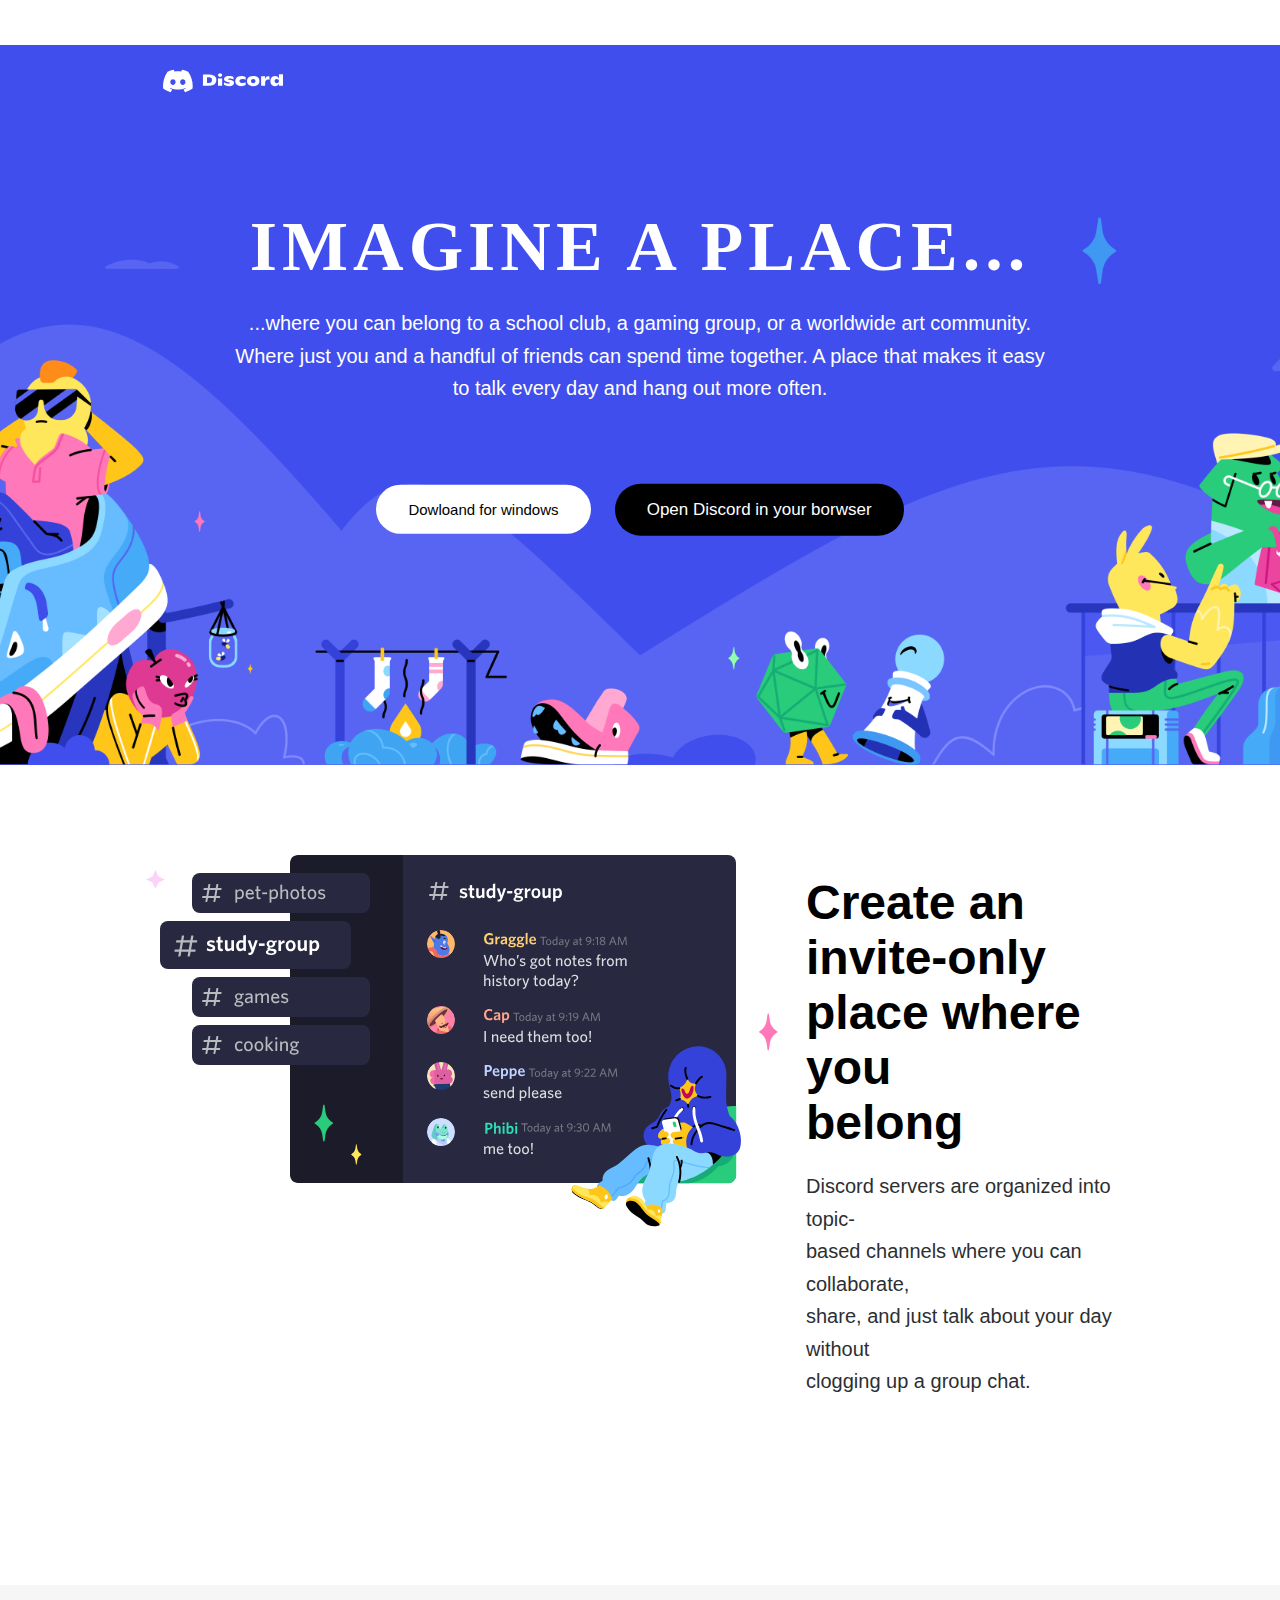
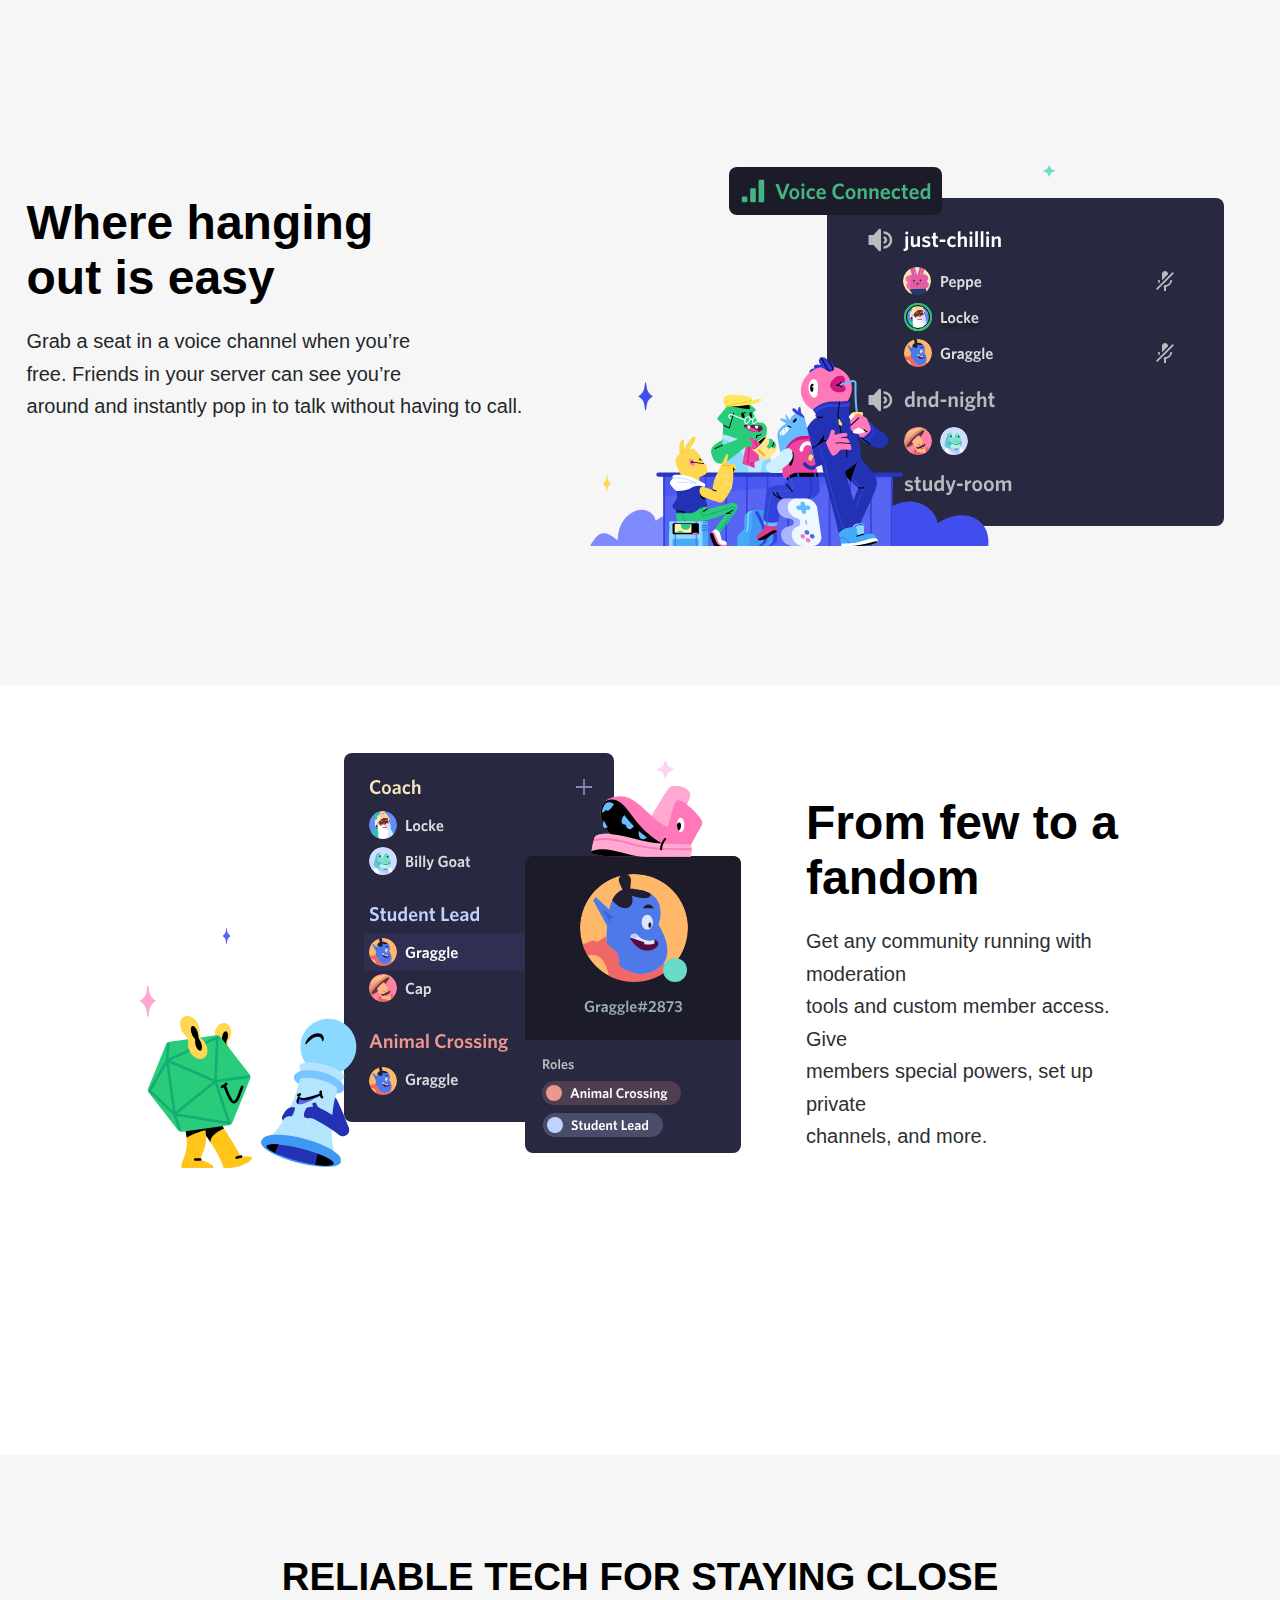
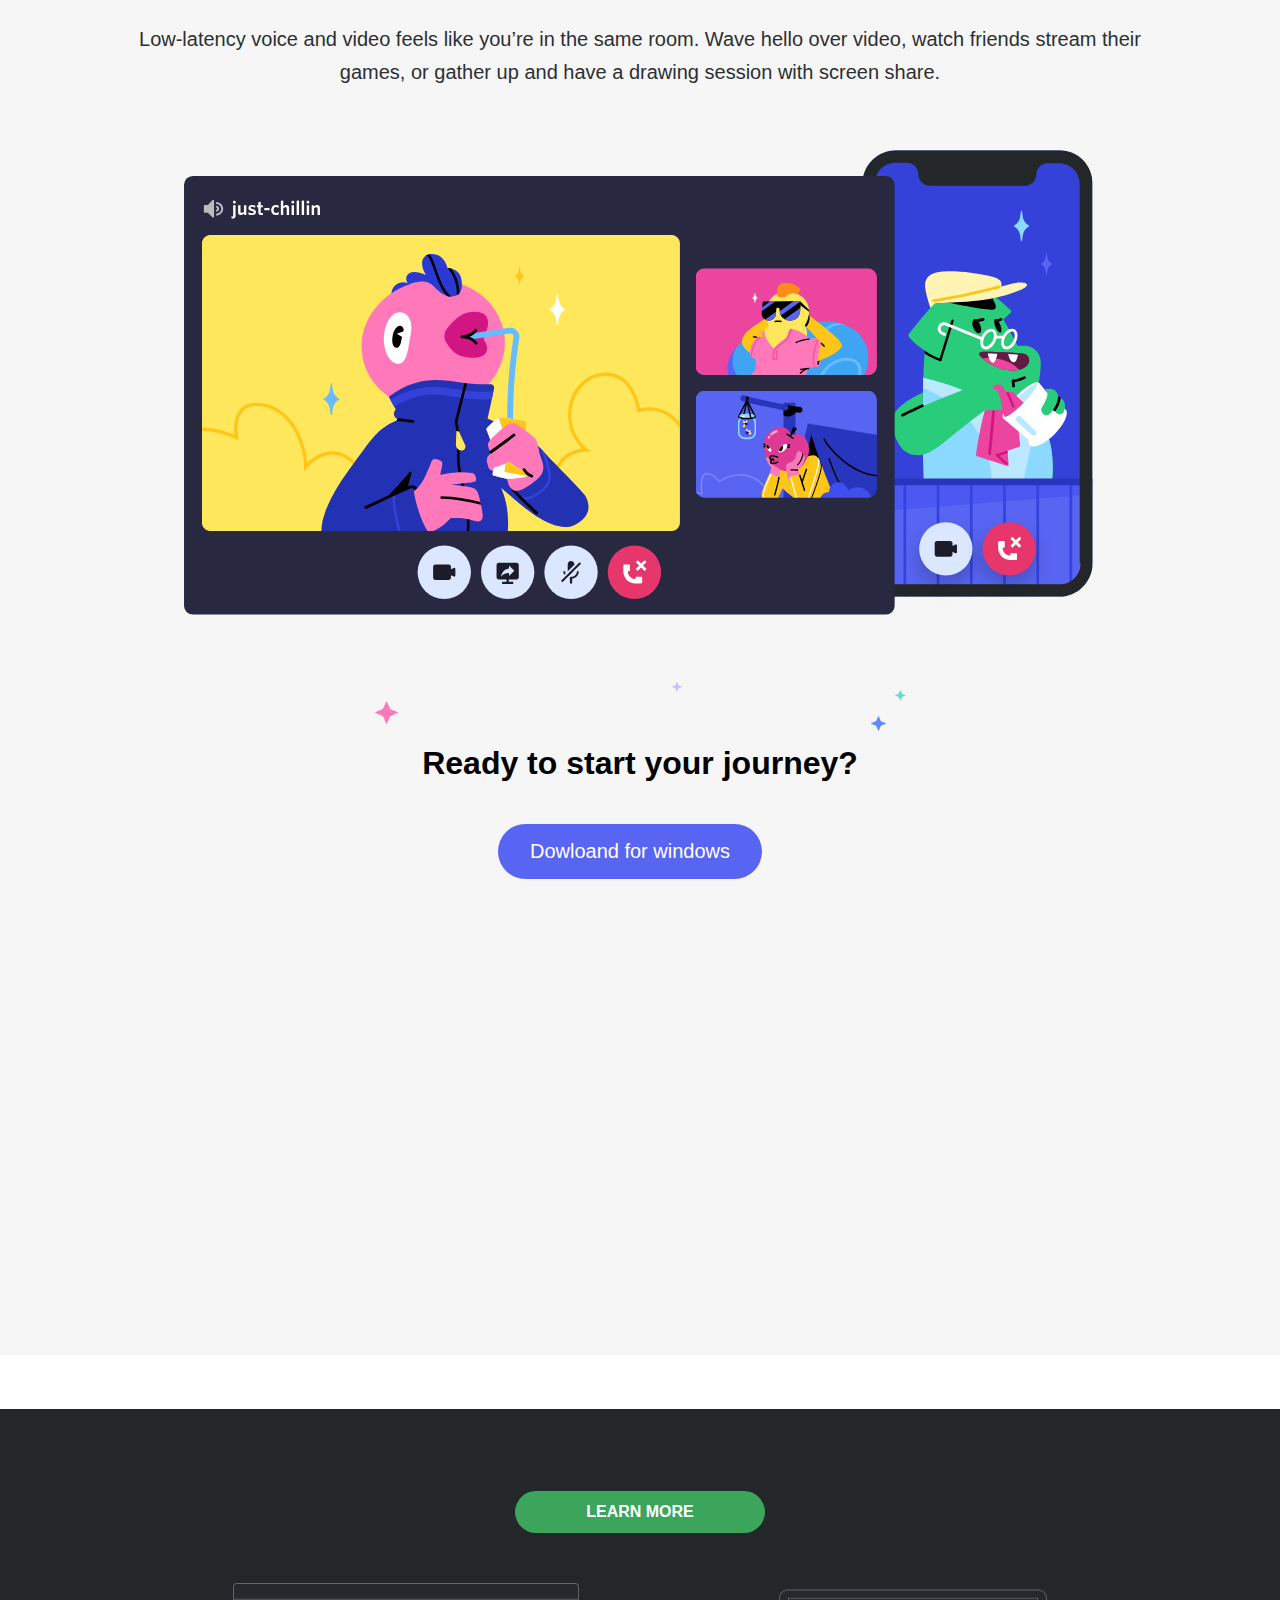
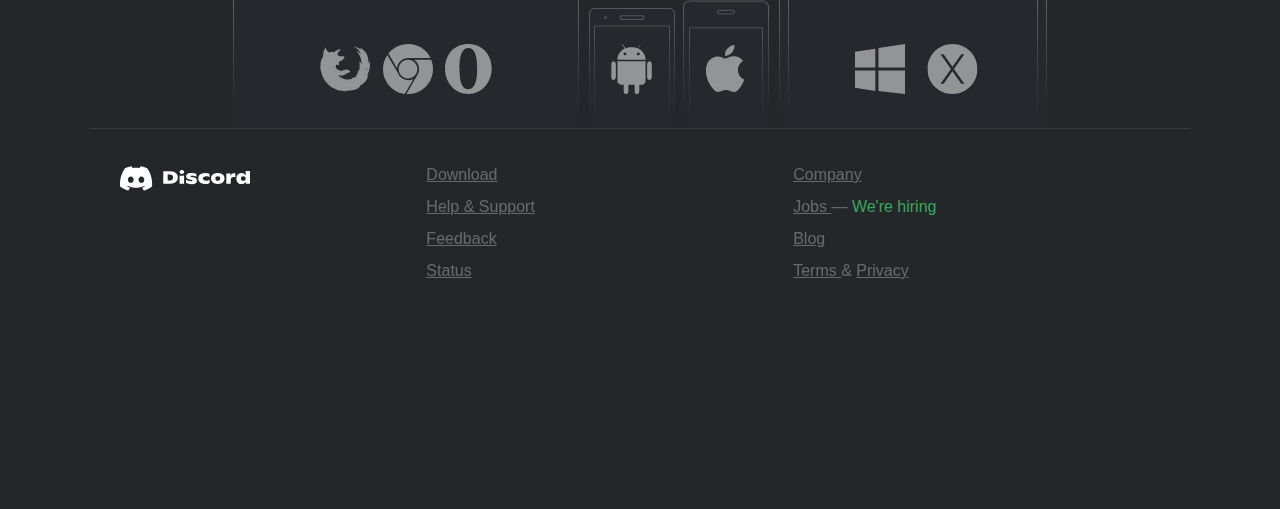
<file: index.html>
<!DOCTYPE html>
<html lang="en">

<head>
    <meta charset="UTF-8">
    <meta name="viewport" content="width=device-width, initial-scale=1.0">
    <meta http-equiv="X-UA-Compatible" content="ie=edge">
    <link rel="stylesheet" href="./scss/reset.scss">
    <link rel="stylesheet" href="./scss/style .scss">
    <link rel="stylesheet" href="./scss/style .css">
    <title>index</title>
</head>

<body>
    <div class="banner">
        <div class="navbar">
            <img src="./img/fooicon.svg" alt="" class="log">
            <ul class="nav-link">
                <li class="link"><a href="./dowlend.html"> Download</a></li>
                <li class="link"><a href="./int.html">Nitro</a></li>
                <li class="link"><a href="./staf.html">Safety</a></li>
                <li class="link"><a href="./staf.html">Support</a></li>
                <li class="link"><a href="./syp.html">Blog</a></li>
                <li class="link"><a href="./car.html">Careers</a></li>
                <li class="btn">Login</li>

            </ul>

        </div>


        <div class="content">
            <h1>
                IMAGINE A PLACE...
            </h1>
            <p>

                ...where you can belong to a school club, a gaming group, or a worldwide art community. <br>
                Where just you and a handful of friends can spend time together. A place that makes it easy<br>
                to talk every day and hang out more often.

            </p>
            <div class="buton">
                <button class="btn-one" aria-placeholder="&#x270e">
                    <a href="./dowlend.html">
                        Dowloand for windows
                    </a>
                </button>
                <button class="btn-two">
                    <a href="./dowlend.html">
                        Open Discord in your borwser

                    </a>
                </button>
            </div>
        </div>

    </div>
    <!--start image section-->
    <div class="img-one">
        <div class="img">
            <img src="./img/5.svg" alt="">

        </div>
        <div class="img-text">
            <h1>
                Create an<br>
                invite-only<br>
                place where you<br>
                belong
            </h1>
            <p>
                Discord servers are organized into topic-<br>
                based channels where you can collaborate,<br>
                share, and just talk about your day without <br>
                clogging up a group chat.
            </p>


        </div>

    </div>
    <!-- image two -->
    <div class="img-two">

        <div class="img-text2">
            <h1>
                Where hanging <br>
                out is easy

            </h1>
            <p>
                Grab a seat in a voice channel when you’re<br>
                free. Friends in your server can see you’re<br>
                around and instantly pop in to talk without having to call.
            </p>


        </div>
        <div class="img2">
            <img src="./img/6.svg" alt="">

        </div>

    </div>


    <!-- image three-->
    <div class="img-three">
        <div class="img3">
            <img src="./img/7.svg" alt="">

        </div>
        <div class="img-text3">
            <h1>
                From few to a<br> fandom
            </h1>
            <p>
                Get any community running with moderation<br>
                tools and custom member access. Give <br>
                members special powers, set up private<br>
                channels, and more.
            </p>


        </div>

    </div>
    <!-- iamge four -->
    <div class="img-four">
        <!--div continer-->
        <div class="img-text4">
            <h1 class="imgfour-h1">
                RELIABLE TECH FOR STAYING CLOSE
            </h1>
            <p>
                Low-latency voice and video feels like you’re in the same room. Wave hello over video, watch friends
                stream their<br>
                games, or gather up and have a drawing session with screen share.
            </p>
        </div>
        <div class="img4">
            <img src="./img/8.svg" alt="">
        </div>
        <!--button section-->
        <div class="bt-four">
            <img src="./img/star.svg" alt="">
            <h2>
                Ready to start your journey?
            </h2>
            <button class="btn-four" aria-placeholder="&#x270e">
                <a href="./dowlend.html">
                          Dowloand for windows
                </a>
            </button>
        </div>
        <!-- end container-->
    </div>
    <br><br><br>
    
    <!-- footer section-->
    <footer id="footerend" class="section">
        <div class="content">
            <div class="hook">
                <a href="https://discord.com/">
                    <button class="button">
                        Learn More
                    </button>
                </a>
                <div class="apps">
                    <a href="//discord.com/login" class="apps-icon apps-browsers">
                        <img src="./img/foo1.svg">
                    </a>

                    <a href="https://play.google.com/store/apps/details?id=com.discord" class="apps-icon apps-android">
                        <img src="./img/foo4.svg">
                    </a>

                    <a href="https://itunes.apple.com/us/app/discord-chat-for-games/id985746746" class="apps-icon apps-ios">
                        <img src="./img/foo5.svg">
                    </a>

                    <a href="https://discord.com/api/download?platform=win" class="apps-icon apps-windows">
                        <img src="./img/foo6.svg">
                    </a>

                    <a href="https://discord.com/api/download?platform=osx" class="apps-icon apps-osx">
                        <img src="./img/fpp7.svg">
                    </a>
                </div>
            </div>
            <nav class="nav">
                <div class="branding">
                    <a href="//discord.com" itemprop="url">
                        <img src="./img/fooicon.svg" alt="Discord" itemprop="logo" width="130" height="36">
                    </a>
                </div>
                <div class="spacer"></div>
                <div class="links">
                    <div class="links-col">
                        <div class="links-item">
                            <a href="//discord.com/download" class="link-a">
                                Download
                            </a>
                        </div>

                        <div class="links-item">
                            <a href="//support.discord.com" class="link-a">
                                Help &amp; Support
                            </a>
                        </div>

                        <div class="links-item">
                            <a href="//feedback.discord.com" class="link-a">
                                Feedback
                            </a>
                        </div>

                        <div class="links-item">
                            <a href="//status.discord.com" class="link-a">
                                Status
                            </a>
                        </div>
                    </div>

                    <div class="links-col">
                        <div class="links-item">
                            <a href="//discord.com/company" class="link-a">
                                Company
                            </a>
                        </div>
                        <div class="links-item">
                            <a href="//discord.com/company#join" class="link-a">
                                Jobs
                            </a>
                            <span class="link-sep">
                                —
                            </span>
                            <span class="link-hiring">
                                We're hiring
                            </span>
                        </div>
                        <div class="links-item">
                            <a href="//discord.com/blog" class="link-a">
                                Blog
                            </a>
                        </div>
                        <div class="links-item">
                            <a href="//discord.com/tos" class="link-a">
                                Terms
                            </a>
                            <span class="link-sep">
                                &amp;
                            </span>
                            <a href="//discord.com/privacy" class="link-a">
                                Privacy
                            </a>

                        </div>
                    </div>

                </div>
            </nav>
        </div>

       
    </footer>





</body>

</html>
</file>
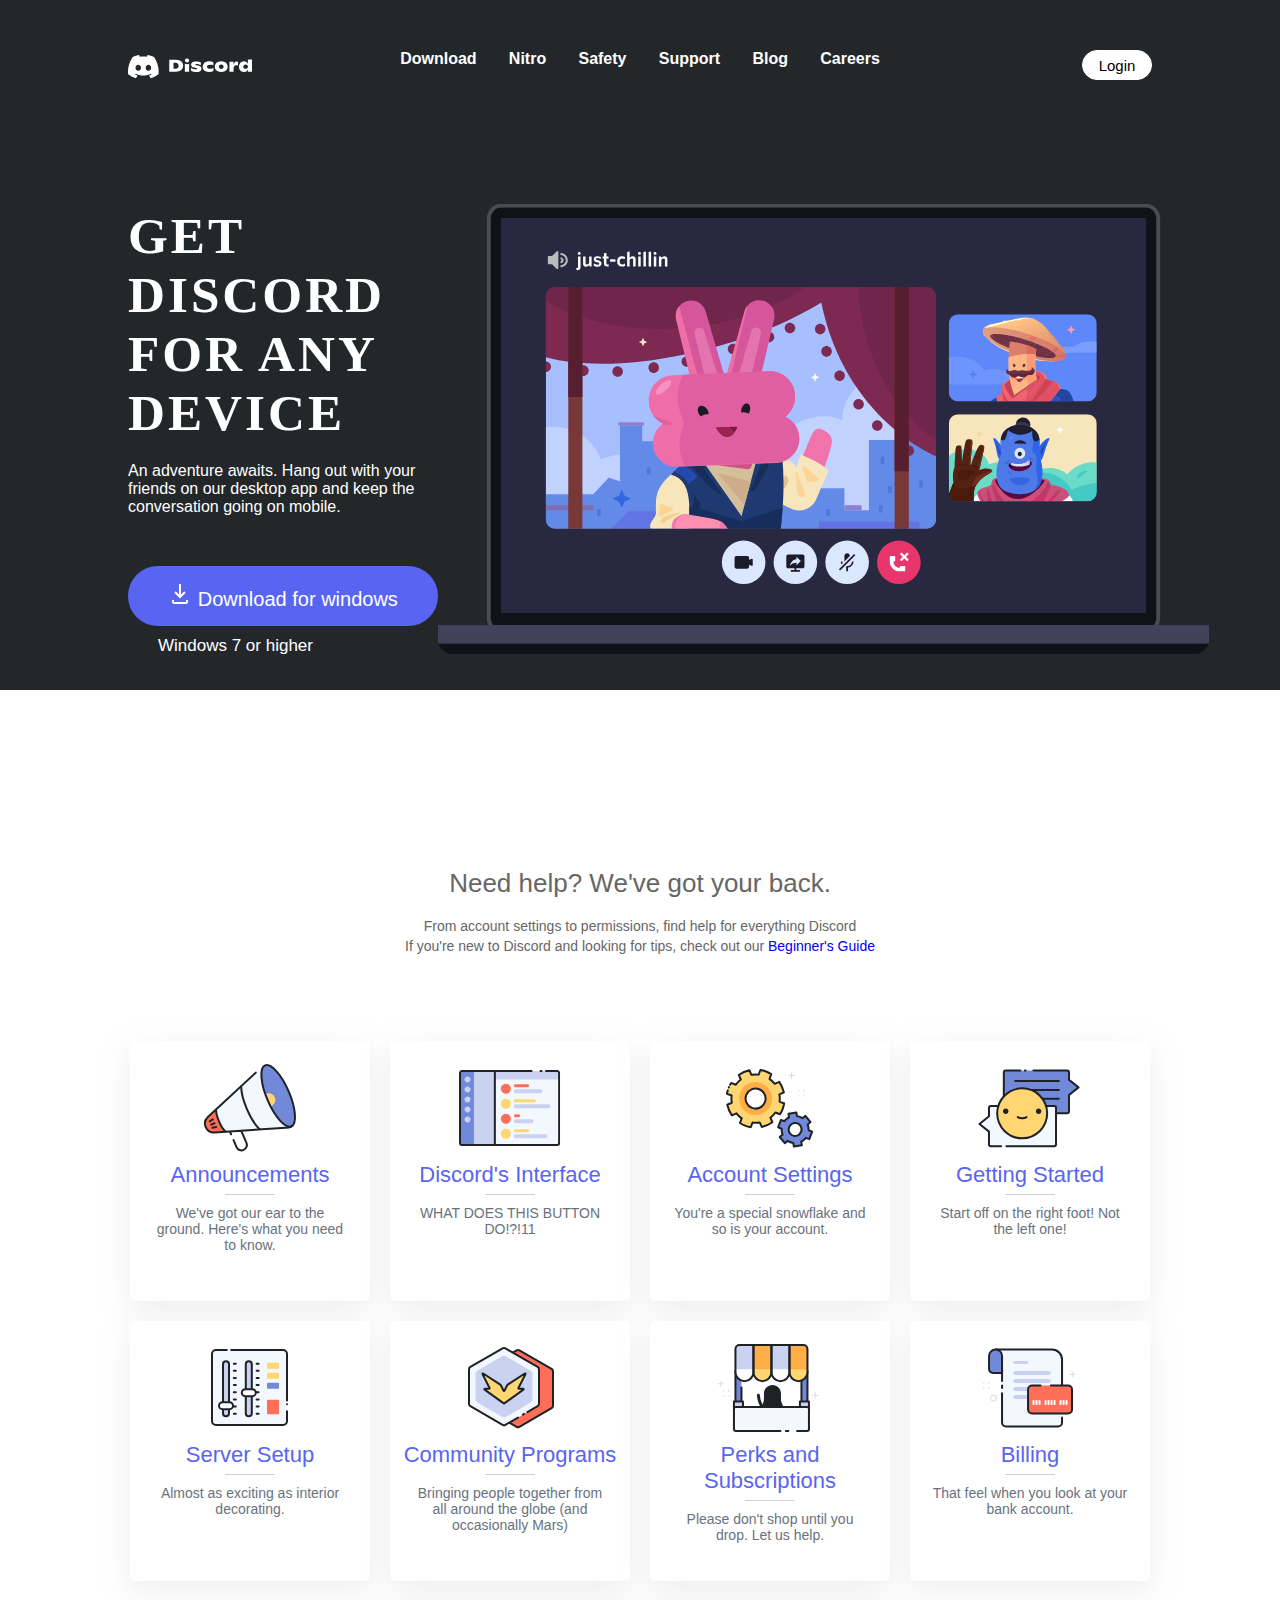
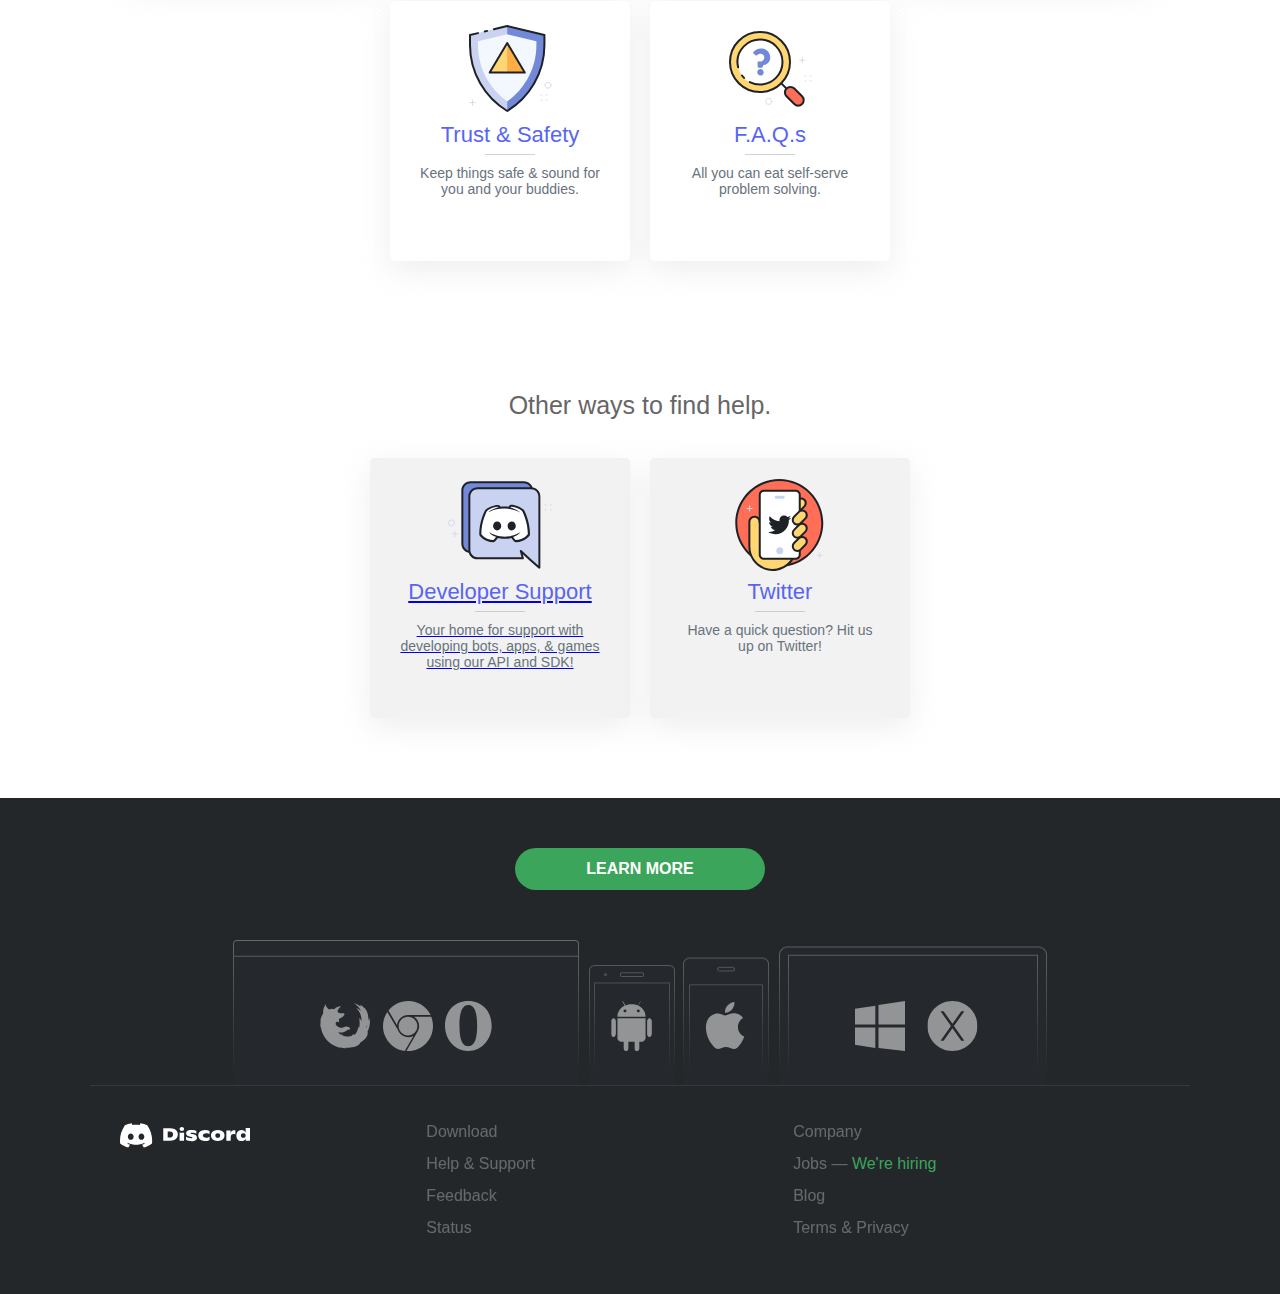
<file: dowlend.html>
<!DOCTYPE html>
<html lang="en">

<head>
    <meta charset="UTF-8">
    <meta name="viewport" content="width=device-width, initial-scale=1.0">
    <meta http-equiv="X-UA-Compatible" content="ie=edge">
    <link rel="stylesheet" href="./scss/reset.scss">
    <link rel="stylesheet" href="./style1.scss">
    <link rel="stylesheet" href="./style1.css">
    <link rel="stylesheet" href="./scss/style4.scss">
    <link rel="stylesheet" href="./scss/style4.css">
    <link rel="stylesheet" href="./scss/newdow.css">



    <title>dowlend</title>
</head>

<body>

    <!-- hader section-->
    <header>
        <section class="header">
            <div class="logo-contaniner">
                <svg width="124" height="34" viewBox="0 0 124 34" class="logo-3oeRIY">
                    <g fill="white">
                        <path d="M26.0015 6.9529C24.0021 6.03845 21.8787 5.37198 19.6623 5C19.3833 5.48048 19.0733 6.13144 18.8563 6.64292C16.4989 6.30193 14.1585 6.30193 11.8336 6.64292C11.6166 6.13144 11.2911 5.48048 11.0276 5C8.79575 5.37198 6.67235 6.03845 4.6869 6.9529C0.672601 12.8736 -0.41235 18.6548 0.130124 24.3585C2.79599 26.2959 5.36889 27.4739 7.89682 28.2489C8.51679 27.4119 9.07477 26.5129 9.55525 25.5675C8.64079 25.2265 7.77283 24.808 6.93587 24.312C7.15286 24.1571 7.36986 23.9866 7.57135 23.8161C12.6241 26.1255 18.0969 26.1255 23.0876 23.8161C23.3046 23.9866 23.5061 24.1571 23.7231 24.312C22.8861 24.808 22.0182 25.2265 21.1037 25.5675C21.5842 26.5129 22.1422 27.4119 22.7621 28.2489C25.2885 27.4739 27.8769 26.2959 30.5288 24.3585C31.1952 17.7559 29.4733 12.0212 26.0015 6.9529ZM10.2527 20.8402C8.73376 20.8402 7.49382 19.4608 7.49382 17.7714C7.49382 16.082 8.70276 14.7025 10.2527 14.7025C11.7871 14.7025 13.0425 16.082 13.0115 17.7714C13.0115 19.4608 11.7871 20.8402 10.2527 20.8402ZM20.4373 20.8402C18.9183 20.8402 17.6768 19.4608 17.6768 17.7714C17.6768 16.082 18.8873 14.7025 20.4373 14.7025C21.9717 14.7025 23.2271 16.082 23.1961 17.7714C23.1961 19.4608 21.9872 20.8402 20.4373 20.8402Z"></path>
                        <path d="M41.2697 9.86615H47.8585C49.4394 9.86615 50.7878 10.1141 51.8883 10.6101C52.9887 11.1061 53.8102 11.7881 54.3527 12.6715C54.8951 13.555 55.1741 14.5624 55.1741 15.7094C55.1741 16.8253 54.8952 17.8328 54.3217 18.7472C53.7482 19.6462 52.8803 20.3746 51.7178 20.9016C50.5554 21.4286 49.1139 21.6921 47.3935 21.6921H41.2697V9.86615ZM47.316 18.6852C48.3854 18.6852 49.2069 18.4217 49.7804 17.8793C50.3539 17.3523 50.6484 16.6083 50.6484 15.6939C50.6484 14.8414 50.3849 14.1594 49.8734 13.648C49.3619 13.1365 48.587 12.873 47.5485 12.873H45.4871V18.6852H47.316Z"></path>
                        <path d="M65.4362 21.6774C64.5217 21.4449 63.7003 21.1039 62.9718 20.6389V17.8335C63.5298 18.2675 64.2582 18.6085 65.1882 18.8875C66.1181 19.1665 67.0171 19.306 67.8851 19.306C68.288 19.306 68.598 19.2595 68.7995 19.151C69.001 19.0425 69.1095 18.9185 69.1095 18.7635C69.1095 18.593 69.0475 18.4535 68.939 18.345C68.8305 18.2365 68.6135 18.1435 68.288 18.0505L66.2576 17.6011C65.0952 17.3376 64.2737 16.9501 63.7777 16.4851C63.2818 16.0201 63.0493 15.3847 63.0493 14.6097C63.0493 13.9587 63.2663 13.3853 63.6847 12.9048C64.1187 12.4243 64.7232 12.0523 65.5137 11.7888C66.3041 11.5254 67.2186 11.3859 68.288 11.3859C69.2335 11.3859 70.1014 11.4789 70.8919 11.6959C71.6823 11.8973 72.3333 12.1608 72.8448 12.4708V15.1212C72.3178 14.8112 71.6979 14.5632 71.0159 14.3772C70.3184 14.1912 69.6055 14.0982 68.877 14.0982C67.823 14.0982 67.2961 14.2842 67.2961 14.6407C67.2961 14.8112 67.3736 14.9352 67.5441 15.0282C67.7146 15.1212 68.009 15.1987 68.443 15.2917L70.1324 15.6017C71.2329 15.7876 72.0543 16.1286 72.5968 16.6091C73.1393 17.0896 73.4028 17.787 73.4028 18.7325C73.4028 19.7555 72.9533 20.5769 72.0543 21.1659C71.1554 21.7704 69.8844 22.0648 68.2415 22.0648C67.2806 22.0338 66.3506 21.9098 65.4362 21.6774Z"></path>
                        <path d="M77.5891 21.3213C76.6281 20.8408 75.8842 20.2054 75.4037 19.3994C74.9077 18.5934 74.6752 17.679 74.6752 16.656C74.6752 15.6486 74.9232 14.7341 75.4347 13.9437C75.9462 13.1377 76.6901 12.5177 77.6666 12.0528C78.643 11.6033 79.821 11.3708 81.1849 11.3708C82.8743 11.3708 84.2693 11.7273 85.3852 12.4402V15.5246C84.9977 15.2611 84.5328 15.0286 84.0058 14.8736C83.4788 14.7031 82.9208 14.6256 82.3319 14.6256C81.2779 14.6256 80.472 14.8116 79.8675 15.1991C79.2785 15.5866 78.984 16.0826 78.984 16.7025C78.984 17.307 79.263 17.803 79.852 18.1905C80.4254 18.5779 81.2624 18.7794 82.3474 18.7794C82.9053 18.7794 83.4633 18.7019 84.0058 18.5314C84.5483 18.3609 85.0287 18.175 85.4162 17.927V20.9183C84.1762 21.6623 82.7348 22.0343 81.1074 22.0343C79.728 22.0343 78.5655 21.7863 77.5891 21.3213Z"></path>
                        <path d="M89.8041 21.3213C88.8276 20.8408 88.0837 20.2054 87.5722 19.3839C87.0607 18.5624 86.7972 17.648 86.7972 16.625C86.7972 15.6176 87.0607 14.7031 87.5722 13.9127C88.0837 13.1222 88.8276 12.5022 89.7886 12.0528C90.7495 11.6033 91.9119 11.3708 93.2464 11.3708C94.5794 11.3708 95.7418 11.5878 96.7028 12.0528C97.6637 12.5022 98.4077 13.1222 98.9192 13.9127C99.4306 14.7031 99.6786 15.6021 99.6786 16.625C99.6786 17.6325 99.4306 18.5624 98.9192 19.3839C98.4077 20.2054 97.6792 20.8563 96.7028 21.3213C95.7263 21.7863 94.5794 22.0343 93.2464 22.0343C91.9274 22.0343 90.7805 21.7863 89.8041 21.3213ZM94.9358 18.3299C95.3388 17.927 95.5558 17.369 95.5558 16.7025C95.5558 16.0206 95.3543 15.4936 94.9358 15.0906C94.5174 14.6876 93.9594 14.4861 93.2619 14.4861C92.5335 14.4861 91.9739 14.6876 91.5555 15.0906C91.1525 15.4936 90.9355 16.0206 90.9355 16.7025C90.9355 17.3845 91.137 17.927 91.5555 18.3299C91.9739 18.7484 92.5335 18.9499 93.2619 18.9499C93.9594 18.9344 94.5329 18.7329 94.9358 18.3299Z"></path>
                        <path d="M110.048 11.9901V15.6325C109.614 15.3535 109.056 15.214 108.374 15.214C107.475 15.214 106.777 15.493 106.297 16.0354C105.816 16.5779 105.568 17.4304 105.568 18.5773V21.6772H101.43V11.8196H105.491V14.966C105.708 13.819 106.08 12.9666 106.576 12.4241C107.072 11.8816 107.723 11.5872 108.513 11.5872C109.102 11.5872 109.614 11.7267 110.048 11.9901Z"></path>
                        <path d="M124 9.52563V21.6925H119.862V19.4761C119.505 20.3131 118.978 20.9486 118.265 21.3825C117.551 21.8165 116.667 22.0335 115.613 22.0335C114.683 22.0335 113.862 21.801 113.164 21.3515C112.467 20.9021 111.925 20.2666 111.553 19.4761C111.181 18.6702 110.995 17.7712 110.995 16.7793C110.979 15.7408 111.181 14.8109 111.599 13.9894C112.002 13.168 112.591 12.5325 113.335 12.0675C114.079 11.6025 114.931 11.37 115.892 11.37C117.861 11.37 119.18 12.2225 119.862 13.9429V9.52563H124ZM119.242 18.2517C119.66 17.8487 119.877 17.3062 119.877 16.6553C119.877 16.0198 119.676 15.5083 119.257 15.1209C118.839 14.7334 118.281 14.5319 117.582 14.5319C116.884 14.5319 116.326 14.7334 115.908 15.1364C115.489 15.5393 115.288 16.0508 115.288 16.7018C115.288 17.3527 115.489 17.8642 115.908 18.2672C116.326 18.6702 116.869 18.8717 117.566 18.8717C118.265 18.8717 118.823 18.6702 119.242 18.2517Z"></path>
                        <path d="M58.9885 12.4091C60.1772 12.4091 61.1429 11.5416 61.1429 10.4717C61.1429 9.40164 60.1772 8.5343 58.9885 8.5343C57.7981 8.5343 56.8341 9.40164 56.8341 10.4717C56.8341 11.5416 57.7981 12.4091 58.9885 12.4091Z"></path>
                        <path d="M61.1429 13.741C59.8254 14.3144 58.1825 14.3299 56.8341 13.741V21.6921H61.1429V13.741Z"></path>
                    </g>
                </svg>


            </div>
            <nav>
                <ul class="nav-links">
                    <li><a class="nav-link" href="dowlend.html">Download</a></li>
                    <li><a class="nav-link" href="int.html">Nitro</a></li>
                    <li><a class="nav-link" href="staf.html">Safety</a></li>
                    <li><a class="nav-link" href="syp.html">Support</a></li>
                    <li><a class="nav-link" href="blog.html">Blog</a></li>
                    <li><a class="nav-link" href="car.html">Careers</a></li>


                </ul>
            </nav>
            <div class="card">
                <button class="bu" style="width:70px; height: 30px;"><a href="./log.html" style=" text-decoration:none ; color:black">Login</a></button>

            </div>
        </section>
        <!--end section one-->
        <!--sart section two-->
        <section class="prestaion">
            <div class="intorduction">
                <div class="int-text">
                    <h4 class="h4-text">

                        GET DISCORD <br>FOR ANY <br>
                        DEVICE
                    </h4>
                    <p class="text-p">
                        An adventure awaits. Hang out with your friends on our desktop app
                        and keep the conversation going on mobile.
                    </p>
                </div>
                <div class="cat">
                    <button class=" cat-button" type="button"><svg width="24" height="24" viewBox="0 0 24 24" class="icon-2tQ9Jt">
                            <g fill="currentColor">
                                <path d="M17.707 10.708L16.293 9.29398L13 12.587V2.00098H11V12.587L7.70697 9.29398L6.29297 10.708L12 16.415L17.707 10.708Z"></path>
                                <path d="M18 18.001V20.001H6V18.001H4V20.001C4 21.103 4.897 22.001 6 22.001H18C19.104 22.001 20 21.103 20 20.001V18.001H18Z"></path>
                            </g>
                        </svg>

                        Download for windows
                    </button>
                    <button class="bt-para">
                        <p>Windows 7 or higher</p>
                    </button>
                </div>


            </div>
            <div class="cover">
                <img src="./img/d1.svg" alt="">
            </div>
        </section>
    </header>
    <!--end section two-->
    <!-- start section three-->
    <section class="intro">
        <h1 class="h1-intor">Need help? We've got your back.</h1>
        <p class="p-intro">From account settings to permissions, find help for everything Discord
            <br>If you're new to Discord and looking for tips, check out our <a href="//support.discord.com/hc/articles/360045138571">Beginner's
                Guide</a></p>
    </section>
    <!---->
    <section class="category-grid">
        <ul class="flex-container">
            <!-- Announ -->
            <a href="//support.discord.com/hc/en-us/categories/115000193752">
                <li class="flex-item known-issues">
                    <h2>Announcements</h2>
                    <hr>
                    <h3>We've got our ear to the ground. Here's what you need to know.</h3>
                </li>
            </a>

            <!-- Discord  -->
            <a href="//support.discord.com/hc/en-us/categories/200404398">
                <li class="flex-item discord-interface">
                    <h2>Discord's Interface</h2>
                    <hr>
                    <h3>WHAT DOES THIS BUTTON DO!?!11</h3>
                </li>
            </a>


            <!-- account Set-->
            <a href="//support.discord.com/hc/en-us/categories/200404358">
                <li class="flex-item account-settings">
                    <h2>Account Settings</h2>
                    <hr>
                    <h3>You're a special snowflake and so is your account.</h3>
                </li>
            </a>

            <!-- Discord Basic -->
            <a href="//support.discord.com/hc/en-us/categories/115000217151">
                <li class="flex-item text-chat">
                    <h2>Getting Started</h2>
                    <hr>
                    <h3>Start off on the right foot! Not the left one!</h3>
                </li>
            </a>

            <!-- Server Setup -->
            <a href="//support.discord.com/hc/en-us/categories/200404378">
                <li class="flex-item server-setup">
                    <h2>Server Setup</h2>
                    <hr>
                    <h3>Almost as exciting as interior decorating.</h3>
                </li>
            </a>

            <!-- community programs -->
            <a href="//support.discord.com/hc/en-us/categories/115000167372">
                <li class="flex-item community-programs">
                    <h2>Community Programs</h2>
                    <hr>
                    <h3>Bringing people together from all around the globe (and occasionally Mars)</h3>
                </li>
            </a>

            <!-- Store -->
            <a href="//support.discord.com/hc/en-us/categories/360001025912">
                <li class="flex-item store">
                    <h2>Perks and Subscriptions</h2>
                    <hr>
                    <h3>Please don't shop until you drop. Let us help.</h3>
                </li>
            </a>

            <!-- biling -->
            <a href="//support.discord.com/hc/en-us/categories/360001029051">
                <li class="flex-item billing">
                    <h2>Billing</h2>
                    <hr>
                    <h3>That feel when you look at your bank account.</h3>
                </li>
            </a>

            <!-- Trust -Safety -->
            <a href="//support.discord.com/hc/en-us/categories/115000168351">
                <li class="flex-item trust-safety">
                    <h2>Trust &amp; Safety</h2>
                    <hr>
                    <h3>Keep things safe &amp; sound for you and your buddies.</h3>
                </li>
            </a>

            <!-- faqs -->
            <a href="//support.discord.com/hc/en-us/categories/115000168371">
                <li class="flex-item faq">
                    <h2>F.A.Q.s</h2>
                    <hr>
                    <h3>All you can eat self-serve problem solving.</h3>
                </li>
            </a>

        </ul>
    </section>
    <!-- para-->
    <section class="intro1">
        <pre>     </pre>
        <h2>Other ways to find help.</h2>

    </section>
    <!-- last cart-->
    <section class="category-grid">
        <ul class="flex-container">
            <!-- Support  -->
            <a href="//support-dev.discord.com/hc/en-us" class="Devo">
                <li class="flex-item hclogo">
                    <h2>Developer Support</h2>
                    <hr>
                    <h3>Your home for support with developing bots, apps, &amp; games using our API and SDK! </h3>
                </li>
            </a>

            <!-- Twitter -->
            <a href="//twitter.com/discord" class="twitter2">
                <li class="flex-item twitter">
                    <h2>Twitter</h2>
                    <hr>
                    <h3>Have a quick question? Hit us up on Twitter!</h3>
                </li>
            </a>
        </ul>
    </section>
    <!-- footer section-->
    <footer id="footerend" class="section">
        <div class="content">
            <div class="hook">
                <a href="https://discord.com/">
                    <button class="button">
                        Learn More
                    </button>
                </a>
                <div class="apps">
                    <a href="//discord.com/login" class="apps-icon apps-browsers">
                        <img src="./img/foo1.svg">
                    </a>

                    <a href="https://play.google.com/store/apps/details?id=com.discord" class="apps-icon apps-android">
                        <img src="./img/foo4.svg">
                    </a>

                    <a href="https://itunes.apple.com/us/app/discord-chat-for-games/id985746746" class="apps-icon apps-ios">
                        <img src="./img/foo5.svg">
                    </a>

                    <a href="https://discord.com/api/download?platform=win" class="apps-icon apps-windows">
                        <img src="./img/foo6.svg">
                    </a>

                    <a href="https://discord.com/api/download?platform=osx" class="apps-icon apps-osx">
                        <img src="./img/fpp7.svg">
                    </a>
                </div>
            </div>
            <nav class="nav">
                <div class="branding">
                    <a href="//discord.com" itemprop="url">
                        <img src="./img/fooicon.svg" alt="Discord" itemprop="logo" width="130" height="36">
                    </a>
                </div>
                <div class="spacer"></div>
                <div class="links">
                    <div class="links-col">
                        <div class="links-item">
                            <a href="//discord.com/download" class="link-a">
                                Download
                            </a>
                        </div>

                        <div class="links-item">
                            <a href="//support.discord.com" class="link-a">
                                Help &amp; Support
                            </a>
                        </div>

                        <div class="links-item">
                            <a href="//feedback.discord.com" class="link-a">
                                Feedback
                            </a>
                        </div>

                        <div class="links-item">
                            <a href="//status.discord.com" class="link-a">
                                Status
                            </a>
                        </div>
                    </div>

                    <div class="links-col">
                        <div class="links-item">
                            <a href="//discord.com/company" class="link-a">
                                Company
                            </a>
                        </div>
                        <div class="links-item">
                            <a href="//discord.com/company#join" class="link-a">
                                Jobs
                            </a>
                            <span class="link-sep">
                                —
                            </span>
                            <span class="link-hiring">
                                We're hiring
                            </span>
                        </div>
                        <div class="links-item">
                            <a href="//discord.com/blog" class="link-a">
                                Blog
                            </a>
                        </div>
                        <div class="links-item">
                            <a href="//discord.com/tos" class="link-a">
                                Terms
                            </a>
                            <span class="link-sep">
                                &amp;
                            </span>
                            <a href="//discord.com/privacy" class="link-a">
                                Privacy
                            </a>

                        </div>
                    </div>

                </div>
            </nav>
        </div>





        <!-- section card img-->
</body>

</html>
</file>
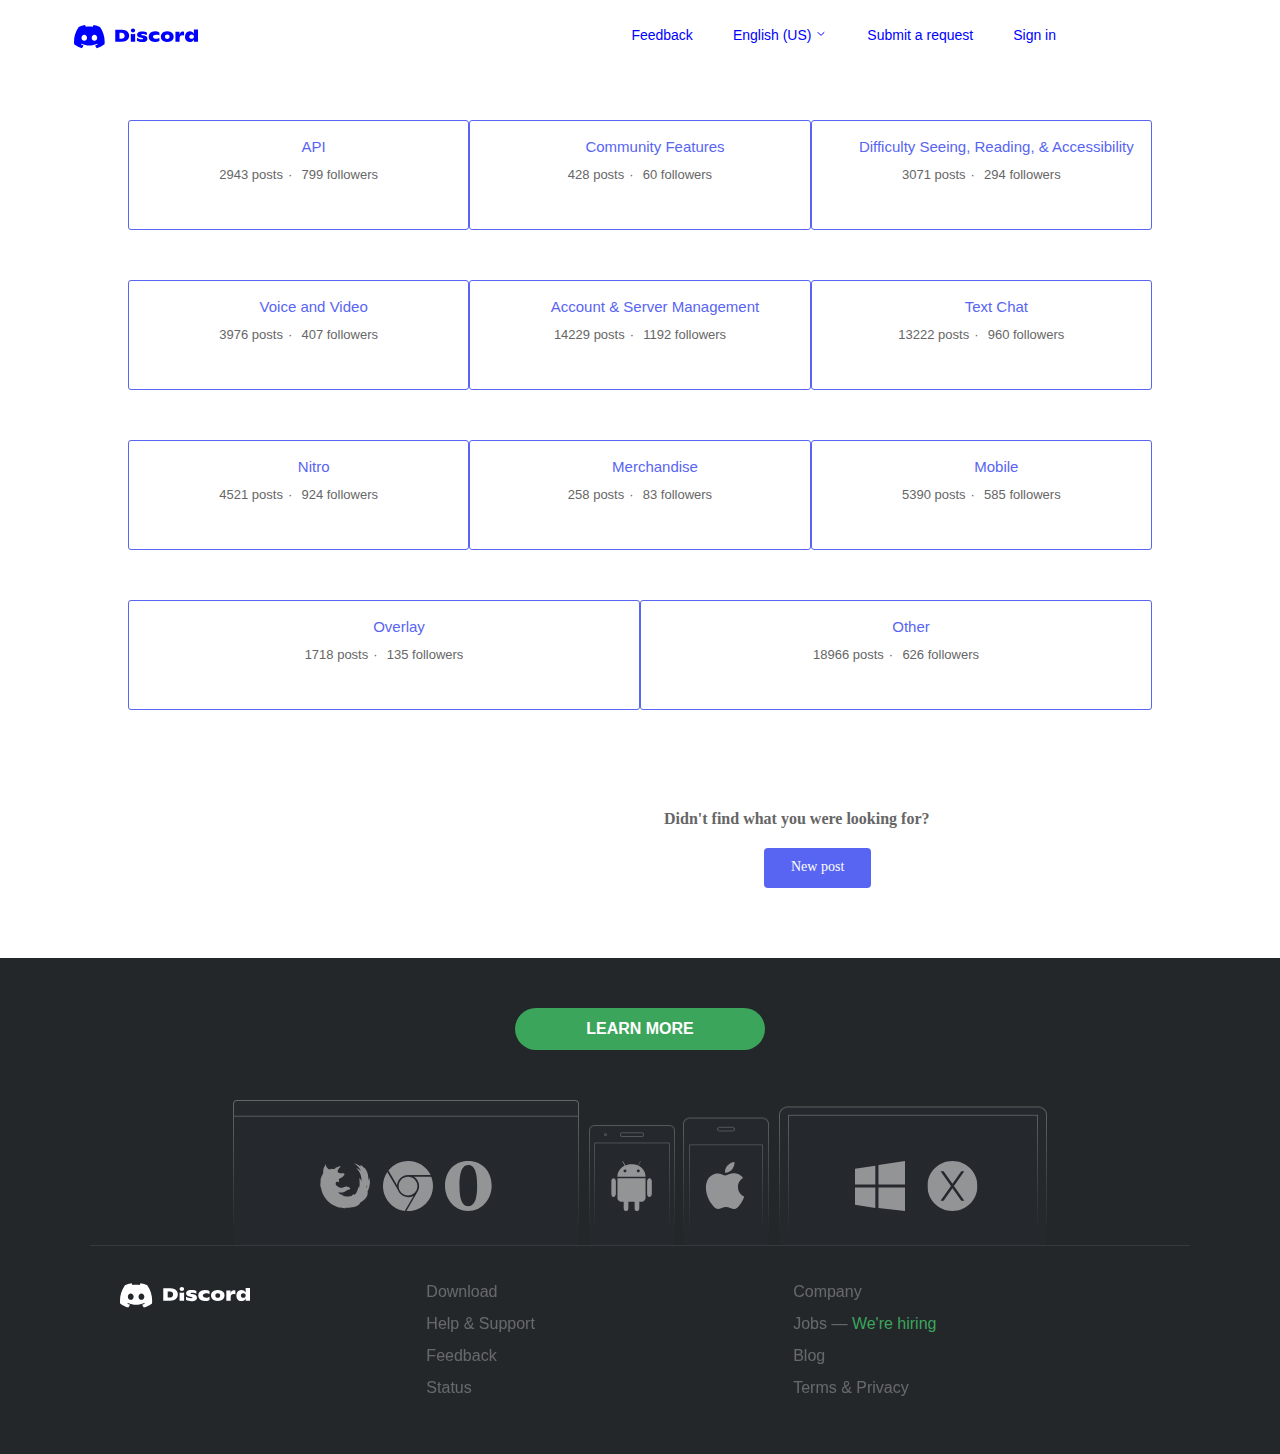
<file: fesbook.html>
<!DOCTYPE html>
<html lang="en">

<head>
    <meta charset="UTF-8">
    <meta name="viewport" content="width=device-width, initial-scale=1.0">
    <meta http-equiv="X-UA-Compatible" content="ie=edge">
    <title>support</title>
    <link rel="stylesheet" href="./scss/reset.scss">
    <link rel="stylesheet" href="./scss/styl5.scss">
    <link rel="stylesheet" href="./scss/styl5.css">


</head>

<body>
    <header id="header">
        <div class="container">
            <div class="row">
                <div class="logo">
                    <svg width="124" height="34" viewBox="0 0 124 34" class="logo-3oeRIY">
                        <g fill="blue">
                            <path d="M26.0015 6.9529C24.0021 6.03845 21.8787 5.37198 19.6623 5C19.3833 5.48048 19.0733 6.13144 18.8563 6.64292C16.4989 6.30193 14.1585 6.30193 11.8336 6.64292C11.6166 6.13144 11.2911 5.48048 11.0276 5C8.79575 5.37198 6.67235 6.03845 4.6869 6.9529C0.672601 12.8736 -0.41235 18.6548 0.130124 24.3585C2.79599 26.2959 5.36889 27.4739 7.89682 28.2489C8.51679 27.4119 9.07477 26.5129 9.55525 25.5675C8.64079 25.2265 7.77283 24.808 6.93587 24.312C7.15286 24.1571 7.36986 23.9866 7.57135 23.8161C12.6241 26.1255 18.0969 26.1255 23.0876 23.8161C23.3046 23.9866 23.5061 24.1571 23.7231 24.312C22.8861 24.808 22.0182 25.2265 21.1037 25.5675C21.5842 26.5129 22.1422 27.4119 22.7621 28.2489C25.2885 27.4739 27.8769 26.2959 30.5288 24.3585C31.1952 17.7559 29.4733 12.0212 26.0015 6.9529ZM10.2527 20.8402C8.73376 20.8402 7.49382 19.4608 7.49382 17.7714C7.49382 16.082 8.70276 14.7025 10.2527 14.7025C11.7871 14.7025 13.0425 16.082 13.0115 17.7714C13.0115 19.4608 11.7871 20.8402 10.2527 20.8402ZM20.4373 20.8402C18.9183 20.8402 17.6768 19.4608 17.6768 17.7714C17.6768 16.082 18.8873 14.7025 20.4373 14.7025C21.9717 14.7025 23.2271 16.082 23.1961 17.7714C23.1961 19.4608 21.9872 20.8402 20.4373 20.8402Z"></path>
                            <path d="M41.2697 9.86615H47.8585C49.4394 9.86615 50.7878 10.1141 51.8883 10.6101C52.9887 11.1061 53.8102 11.7881 54.3527 12.6715C54.8951 13.555 55.1741 14.5624 55.1741 15.7094C55.1741 16.8253 54.8952 17.8328 54.3217 18.7472C53.7482 19.6462 52.8803 20.3746 51.7178 20.9016C50.5554 21.4286 49.1139 21.6921 47.3935 21.6921H41.2697V9.86615ZM47.316 18.6852C48.3854 18.6852 49.2069 18.4217 49.7804 17.8793C50.3539 17.3523 50.6484 16.6083 50.6484 15.6939C50.6484 14.8414 50.3849 14.1594 49.8734 13.648C49.3619 13.1365 48.587 12.873 47.5485 12.873H45.4871V18.6852H47.316Z"></path>
                            <path d="M65.4362 21.6774C64.5217 21.4449 63.7003 21.1039 62.9718 20.6389V17.8335C63.5298 18.2675 64.2582 18.6085 65.1882 18.8875C66.1181 19.1665 67.0171 19.306 67.8851 19.306C68.288 19.306 68.598 19.2595 68.7995 19.151C69.001 19.0425 69.1095 18.9185 69.1095 18.7635C69.1095 18.593 69.0475 18.4535 68.939 18.345C68.8305 18.2365 68.6135 18.1435 68.288 18.0505L66.2576 17.6011C65.0952 17.3376 64.2737 16.9501 63.7777 16.4851C63.2818 16.0201 63.0493 15.3847 63.0493 14.6097C63.0493 13.9587 63.2663 13.3853 63.6847 12.9048C64.1187 12.4243 64.7232 12.0523 65.5137 11.7888C66.3041 11.5254 67.2186 11.3859 68.288 11.3859C69.2335 11.3859 70.1014 11.4789 70.8919 11.6959C71.6823 11.8973 72.3333 12.1608 72.8448 12.4708V15.1212C72.3178 14.8112 71.6979 14.5632 71.0159 14.3772C70.3184 14.1912 69.6055 14.0982 68.877 14.0982C67.823 14.0982 67.2961 14.2842 67.2961 14.6407C67.2961 14.8112 67.3736 14.9352 67.5441 15.0282C67.7146 15.1212 68.009 15.1987 68.443 15.2917L70.1324 15.6017C71.2329 15.7876 72.0543 16.1286 72.5968 16.6091C73.1393 17.0896 73.4028 17.787 73.4028 18.7325C73.4028 19.7555 72.9533 20.5769 72.0543 21.1659C71.1554 21.7704 69.8844 22.0648 68.2415 22.0648C67.2806 22.0338 66.3506 21.9098 65.4362 21.6774Z"></path>
                            <path d="M77.5891 21.3213C76.6281 20.8408 75.8842 20.2054 75.4037 19.3994C74.9077 18.5934 74.6752 17.679 74.6752 16.656C74.6752 15.6486 74.9232 14.7341 75.4347 13.9437C75.9462 13.1377 76.6901 12.5177 77.6666 12.0528C78.643 11.6033 79.821 11.3708 81.1849 11.3708C82.8743 11.3708 84.2693 11.7273 85.3852 12.4402V15.5246C84.9977 15.2611 84.5328 15.0286 84.0058 14.8736C83.4788 14.7031 82.9208 14.6256 82.3319 14.6256C81.2779 14.6256 80.472 14.8116 79.8675 15.1991C79.2785 15.5866 78.984 16.0826 78.984 16.7025C78.984 17.307 79.263 17.803 79.852 18.1905C80.4254 18.5779 81.2624 18.7794 82.3474 18.7794C82.9053 18.7794 83.4633 18.7019 84.0058 18.5314C84.5483 18.3609 85.0287 18.175 85.4162 17.927V20.9183C84.1762 21.6623 82.7348 22.0343 81.1074 22.0343C79.728 22.0343 78.5655 21.7863 77.5891 21.3213Z"></path>
                            <path d="M89.8041 21.3213C88.8276 20.8408 88.0837 20.2054 87.5722 19.3839C87.0607 18.5624 86.7972 17.648 86.7972 16.625C86.7972 15.6176 87.0607 14.7031 87.5722 13.9127C88.0837 13.1222 88.8276 12.5022 89.7886 12.0528C90.7495 11.6033 91.9119 11.3708 93.2464 11.3708C94.5794 11.3708 95.7418 11.5878 96.7028 12.0528C97.6637 12.5022 98.4077 13.1222 98.9192 13.9127C99.4306 14.7031 99.6786 15.6021 99.6786 16.625C99.6786 17.6325 99.4306 18.5624 98.9192 19.3839C98.4077 20.2054 97.6792 20.8563 96.7028 21.3213C95.7263 21.7863 94.5794 22.0343 93.2464 22.0343C91.9274 22.0343 90.7805 21.7863 89.8041 21.3213ZM94.9358 18.3299C95.3388 17.927 95.5558 17.369 95.5558 16.7025C95.5558 16.0206 95.3543 15.4936 94.9358 15.0906C94.5174 14.6876 93.9594 14.4861 93.2619 14.4861C92.5335 14.4861 91.9739 14.6876 91.5555 15.0906C91.1525 15.4936 90.9355 16.0206 90.9355 16.7025C90.9355 17.3845 91.137 17.927 91.5555 18.3299C91.9739 18.7484 92.5335 18.9499 93.2619 18.9499C93.9594 18.9344 94.5329 18.7329 94.9358 18.3299Z"></path>
                            <path d="M110.048 11.9901V15.6325C109.614 15.3535 109.056 15.214 108.374 15.214C107.475 15.214 106.777 15.493 106.297 16.0354C105.816 16.5779 105.568 17.4304 105.568 18.5773V21.6772H101.43V11.8196H105.491V14.966C105.708 13.819 106.08 12.9666 106.576 12.4241C107.072 11.8816 107.723 11.5872 108.513 11.5872C109.102 11.5872 109.614 11.7267 110.048 11.9901Z"></path>
                            <path d="M124 9.52563V21.6925H119.862V19.4761C119.505 20.3131 118.978 20.9486 118.265 21.3825C117.551 21.8165 116.667 22.0335 115.613 22.0335C114.683 22.0335 113.862 21.801 113.164 21.3515C112.467 20.9021 111.925 20.2666 111.553 19.4761C111.181 18.6702 110.995 17.7712 110.995 16.7793C110.979 15.7408 111.181 14.8109 111.599 13.9894C112.002 13.168 112.591 12.5325 113.335 12.0675C114.079 11.6025 114.931 11.37 115.892 11.37C117.861 11.37 119.18 12.2225 119.862 13.9429V9.52563H124ZM119.242 18.2517C119.66 17.8487 119.877 17.3062 119.877 16.6553C119.877 16.0198 119.676 15.5083 119.257 15.1209C118.839 14.7334 118.281 14.5319 117.582 14.5319C116.884 14.5319 116.326 14.7334 115.908 15.1364C115.489 15.5393 115.288 16.0508 115.288 16.7018C115.288 17.3527 115.489 17.8642 115.908 18.2672C116.326 18.6702 116.869 18.8717 117.566 18.8717C118.265 18.8717 118.823 18.6702 119.242 18.2517Z"></path>
                            <path d="M58.9885 12.4091C60.1772 12.4091 61.1429 11.5416 61.1429 10.4717C61.1429 9.40164 60.1772 8.5343 58.9885 8.5343C57.7981 8.5343 56.8341 9.40164 56.8341 10.4717C56.8341 11.5416 57.7981 12.4091 58.9885 12.4091Z"></path>
                            <path d="M61.1429 13.741C59.8254 14.3144 58.1825 14.3299 56.8341 13.741V21.6921H61.1429V13.741Z"></path>
                        </g>
                    </svg>

                </div>
                <nav id="navbar">
                    <ul class="menu">
                        <li class="active"><a href="fesbook.html">Feedback</a></li>
                        <div class="sub_menu">
                            <ul class="dropdown_menu">
                                <li><a href="#">About</a>
                                <li><a href="#"></a></li>
                                <li><a href="#">Company</a></li>
                            </ul>
                        </div>
                        </li>
                        <li><a href="#">English (US)
                                <svg xmlns="http://www.w3.org/2000/svg" width="12" height="12" focusable="false"
                                    viewBox="0 0 12 12" class="dropdown-chevron-icon">
                                    <path fill="none" stroke="currentColor" stroke-linecap="round" d="M3 4.5l2.6 2.6c.2.2.5.2.7 0L9 4.5"></path>
                                </svg>
                            </a>
                            <div class="sub_menu">
                                <ul class="dropdown_menu">
                                    <li><a href="/hc/change_language/da?return_to=%2Fhc%2Fda">Dansk</a></li>
                                    <li><a href="/hc/change_language/da?return_to=%2Fhc%2Fda">Deutsch</a>
                                    <li><a href="/hc/change_language/da?return_to=%2Fhc%2Fda">
                                            Español</a>

                                    <li><a href="/hc/change_language/da?return_to=%2Fhc%2Fda"> Français
                                        </a></li>
                                    <li><a href="/hc/change_language/da?return_to=%2Fhc%2Fda">
                                            हिन्दी (भारत)
                                        </a></li>


                                    <li><a href="/hc/change_language/da?return_to=%2Fhc%2Fda">
                                            Italiano

                                        </a></li>



                                    <li><a href="/hc/change_language/da?return_to=%2Fhc%2Fda">
                                            日本語
                                        </a></li>



                                    <li><a href="/hc/change_language/da?return_to=%2Fhc%2Fda">
                                            한국어
                                        </a></li>
                                    <li><a href="/hc/change_language/da?return_to=%2Fhc%2Fda">
                                            Nederlands

                                        </a></li>
                                    <li><a href="/hc/change_language/da?return_to=%2Fhc%2Fda">
                                            Polski


                                        </a></li>
                                    <li><a href="/hc/change_language/da?return_to=%2Fhc%2Fda">

                                            Português do Brasil

                                        </a></li>
                                    <li><a href="/hc/change_language/da?return_to=%2Fhc%2Fda">

                                            Русский

                                        </a></li>
                                    <li><a href="/hc/change_language/da?return_to=%2Fhc%2Fda">
                                            svenska

                                        </a></li>
                                    <li><a href="/hc/change_language/da?return_to=%2Fhc%2Fda">
                                            ไทย

                                        </a></li>
                                    <li><a href="/hc/change_language/da?return_to=%2Fhc%2Fda">
                                            Türkçe

                                        </a></li>
                                    <li><a href="/hc/change_language/da?return_to=%2Fhc%2Fda">
                                            Tiếng Việt


                                        </a></li>
                                    <li><a href="/hc/change_language/da?return_to=%2Fhc%2Fda">
                                            繁體中文



                                        </a></li>

                        </li>
                        <li><a href="#">App Devlopdent</a></li>
                        <li><a href="#">Digital Markiting</a></li>
                    </ul>
            </div>
            </li>
            <li><a href="/hc/en-us/requests/new">Submit a request</a></li>
            <li><a href="/hc/en-us/signin?return_to=https%3A%2F%2Fsupport.discord.com%2Fhc%2Fen-us">Sign in</a></li>


            </ul>
            </nav>
        </div>
        </div>
        <div class="background-bg"></div>
    </header>
    <!--end head-->
    <!--sart section two 2-->
   
    <!-- body section cart  -->

    <div class=" cart-section">
        <ul class="list-one">
            <br>
            <a href="/hc/en-us/community/topics/360000789911-API" class="blocks-item-link">
                <span class="blocks-item " id="span">
                    API


                </span>
                <span class="blocks-item-description"></span>
                <ul class="meta-group">
                    <li class="meta-data">2943 posts</li>
                    <li class="meta-data">799 followers</li>
                </ul>
            </a>
            </li>
        </ul>
        <!---->
        <ul class="list-two">
            <br>

            <a href="/hc/en-us/community/topics/360000789911-API" class="blocks-item-link">
                <span class="blocks-item">
                    Community Features



                </span>
                <span class="blocks-item-description"></span>
                <ul class="meta-group">
                    <li class="meta-data">428 posts</li>
                    <li class="meta-data">60 followers</li>
                </ul>
            </a>
            </li>
        </ul>
        <!---->
        <ul class="list-three">
            <br>

            <a href="/hc/en-us/community/topics/360000789911-API" class="blocks-item-link">
                <span class="blocks-item">
                    Difficulty Seeing, Reading, &amp; Accessibility



                </span>
                <span class="blocks-item-description"></span>
                <ul class="meta-group">
                    <li class="meta-data">3071 posts</li>
                    <li class="meta-data">294 followers</li>
                </ul>
            </a>
            </li>
        </ul>
        <!----->


    </div>
    <!-- section two car-->

    <div class=" cart-section">
        <ul class="list-one">
            <br>
            <a href="/hc/en-us/community/topics/360000789911-API" class="blocks-item-link">
                <span class="blocks-item " id="span">
                    Voice and Video



                </span>
                <span class="blocks-item-description"></span>
                <ul class="meta-group">
                    <li class="meta-data">3976 posts</li>
                    <li class="meta-data">407 followers</li>
                </ul>
            </a>
            </li>
        </ul>
        <!---->
        <ul class="list-two">
            <br>

            <a href="/hc/en-us/community/topics/360000789911-API" class="blocks-item-link">
                <span class="blocks-item">
                    Account &amp; Server Management



                </span>
                <span class="blocks-item-description"></span>
                <ul class="meta-group">
                    <li class="meta-data">14229 posts</li>
                    <li class="meta-data">1192 followers</li>
                </ul>
            </a>
            </li>
        </ul>
        <!---->
        <ul class="list-three">
            <br>

            <a href="/hc/en-us/community/topics/360000789911-API" class="blocks-item-link">
                <span class="blocks-item">
                    Text Chat



                </span>
                <span class="blocks-item-description"></span>
                <ul class="meta-group">
                    <li class="meta-data">13222 posts</li>
                    <li class="meta-data">960 followers</li>
                </ul>
            </a>
            </li>
        </ul>

    </div>
    <!-- section thee cart -->




    <div class=" cart-section">
        <ul class="list-one">
            <br>
            <a href="/hc/en-us/community/topics/360000789911-API" class="blocks-item-link">
                <span class="blocks-item " id="span">
               Nitro




                </span>
                <span class="blocks-item-description"></span>
                <ul class="meta-group">
                   
                    <li class="meta-data">4521 posts</li>
               <li class="meta-data">924 followers</li>
                </ul>
            </a>
            </li>
        </ul>
        <!---->
        <ul class="list-two">
            <br>

            <a href="/hc/en-us/community/topics/360000789911-API" class="blocks-item-link">
                <span class="blocks-item">
                        Merchandise



                </span>
                <span class="blocks-item-description"></span>
                <ul class="meta-group">
                        <li class="meta-data">258 posts</li>
                        <li class="meta-data">83 followers</li>
                </ul>
            </a>
            </li>
        </ul>
        <!---->
        <ul class="list-two">
                <br>
    
                <a href="/hc/en-us/community/topics/360000789911-API" class="blocks-item-link">
                    <span class="blocks-item">
               Mobile

    
    
    
                    </span>
                    <span class="blocks-item-description"></span>
                    <ul class="meta-group">
                        
                        <li class="meta-data">5390 posts</li>
                        <li class="meta-data">585 followers</li>
                    </ul>
                </a>
                </li>
            </ul>

    </div>
    <!-- end section cart-->
    <div class=" cart-section">
            <ul class="list-four">
                <br>
                <a href="/hc/en-us/community/topics/360000789911-API" class="blocks-item-link">
                    <span class="blocks-item " id="span">
                            Overlay
    
    
    
                    </span>
                    <span class="blocks-item-description"></span>
                    <ul class="meta-group">
                     
               <li class="meta-data">1718 posts</li>
               <li class="meta-data">135 followers</li>
                    </ul>
                </a>
                </li>
            </ul>
            <!---->
            <ul class="list-five">
                <br>
    
                <a href="/hc/en-us/community/topics/360000789911-API" class="blocks-item-link">
                    <span class="blocks-item">
               Other
                        
    
    
    
                    </span>
                    <span class="blocks-item-description"></span>
                    <ul class="meta-group">
                        <li class="meta-data">18966 posts</li>
                        <li class="meta-data">626 followers</li>
                    </ul>
                </a>
                </li>
            </ul>
        </div>
        <!---->
        <section class="container community-footer">
            <h2 class="community-footer-title">Didn't find what you were looking for?</h2>
            <a  di="a-bu"  class="button button-large" href="/hc/en-us/community/posts/new">New post</a>
          </section>





    <!-- footer section-->
    <footer id="footerend" class="section">
        <div class="content">
            <div class="hook">
                <a href="https://discord.com/">
                    <button class="button">
                        Learn More
                    </button>
                </a>
                <div class="apps">
                    <a href="//discord.com/login" class="apps-icon apps-browsers">
                        <img src="./img/foo1.svg">
                    </a>

                    <a href="https://play.google.com/store/apps/details?id=com.discord" class="apps-icon apps-android">
                        <img src="./img/foo4.svg">
                    </a>

                    <a href="https://itunes.apple.com/us/app/discord-chat-for-games/id985746746" class="apps-icon apps-ios">
                        <img src="./img/foo5.svg">
                    </a>

                    <a href="https://discord.com/api/download?platform=win" class="apps-icon apps-windows">
                        <img src="./img/foo6.svg">
                    </a>

                    <a href="https://discord.com/api/download?platform=osx" class="apps-icon apps-osx">
                        <img src="./img/fpp7.svg">
                    </a>
                </div>
            </div>
            <nav class="nav">
                <div class="branding">
                    <a href="//discord.com" itemprop="url">
                        <img src="./img/fooicon.svg" alt="Discord" itemprop="logo" width="130" height="36">
                    </a>
                </div>
                <div class="spacer"></div>
                <div class="links">
                    <div class="links-col">
                        <div class="links-item">
                            <a href="//discord.com/download" class="link-a">
                                Download
                            </a>
                        </div>

                        <div class="links-item">
                            <a href="//support.discord.com" class="link-a">
                                Help &amp; Support
                            </a>
                        </div>

                        <div class="links-item">
                            <a href="//feedback.discord.com" class="link-a">
                                Feedback
                            </a>
                        </div>

                        <div class="links-item">
                            <a href="//status.discord.com" class="link-a">
                                Status
                            </a>
                        </div>
                    </div>

                    <div class="links-col">
                        <div class="links-item">
                            <a href="//discord.com/company" class="link-a">
                                Company
                            </a>
                        </div>
                        <div class="links-item">
                            <a href="//discord.com/company#join" class="link-a">
                                Jobs
                            </a>
                            <span class="link-sep">
                                —
                            </span>
                            <span class="link-hiring">
                                We're hiring
                            </span>
                        </div>
                        <div class="links-item">
                            <a href="//discord.com/blog" class="link-a">
                                Blog
                            </a>
                        </div>
                        <div class="links-item">
                            <a href="//discord.com/tos" class="link-a">
                                Terms
                            </a>
                            <span class="link-sep">
                                &amp;
                            </span>
                            <a href="//discord.com/privacy" class="link-a">
                                Privacy
                            </a>

                        </div>
                    </div>

                </div>
            </nav>
        </div>


    </footer>
    <!-- end footer-->




</body>

</html>
</file>
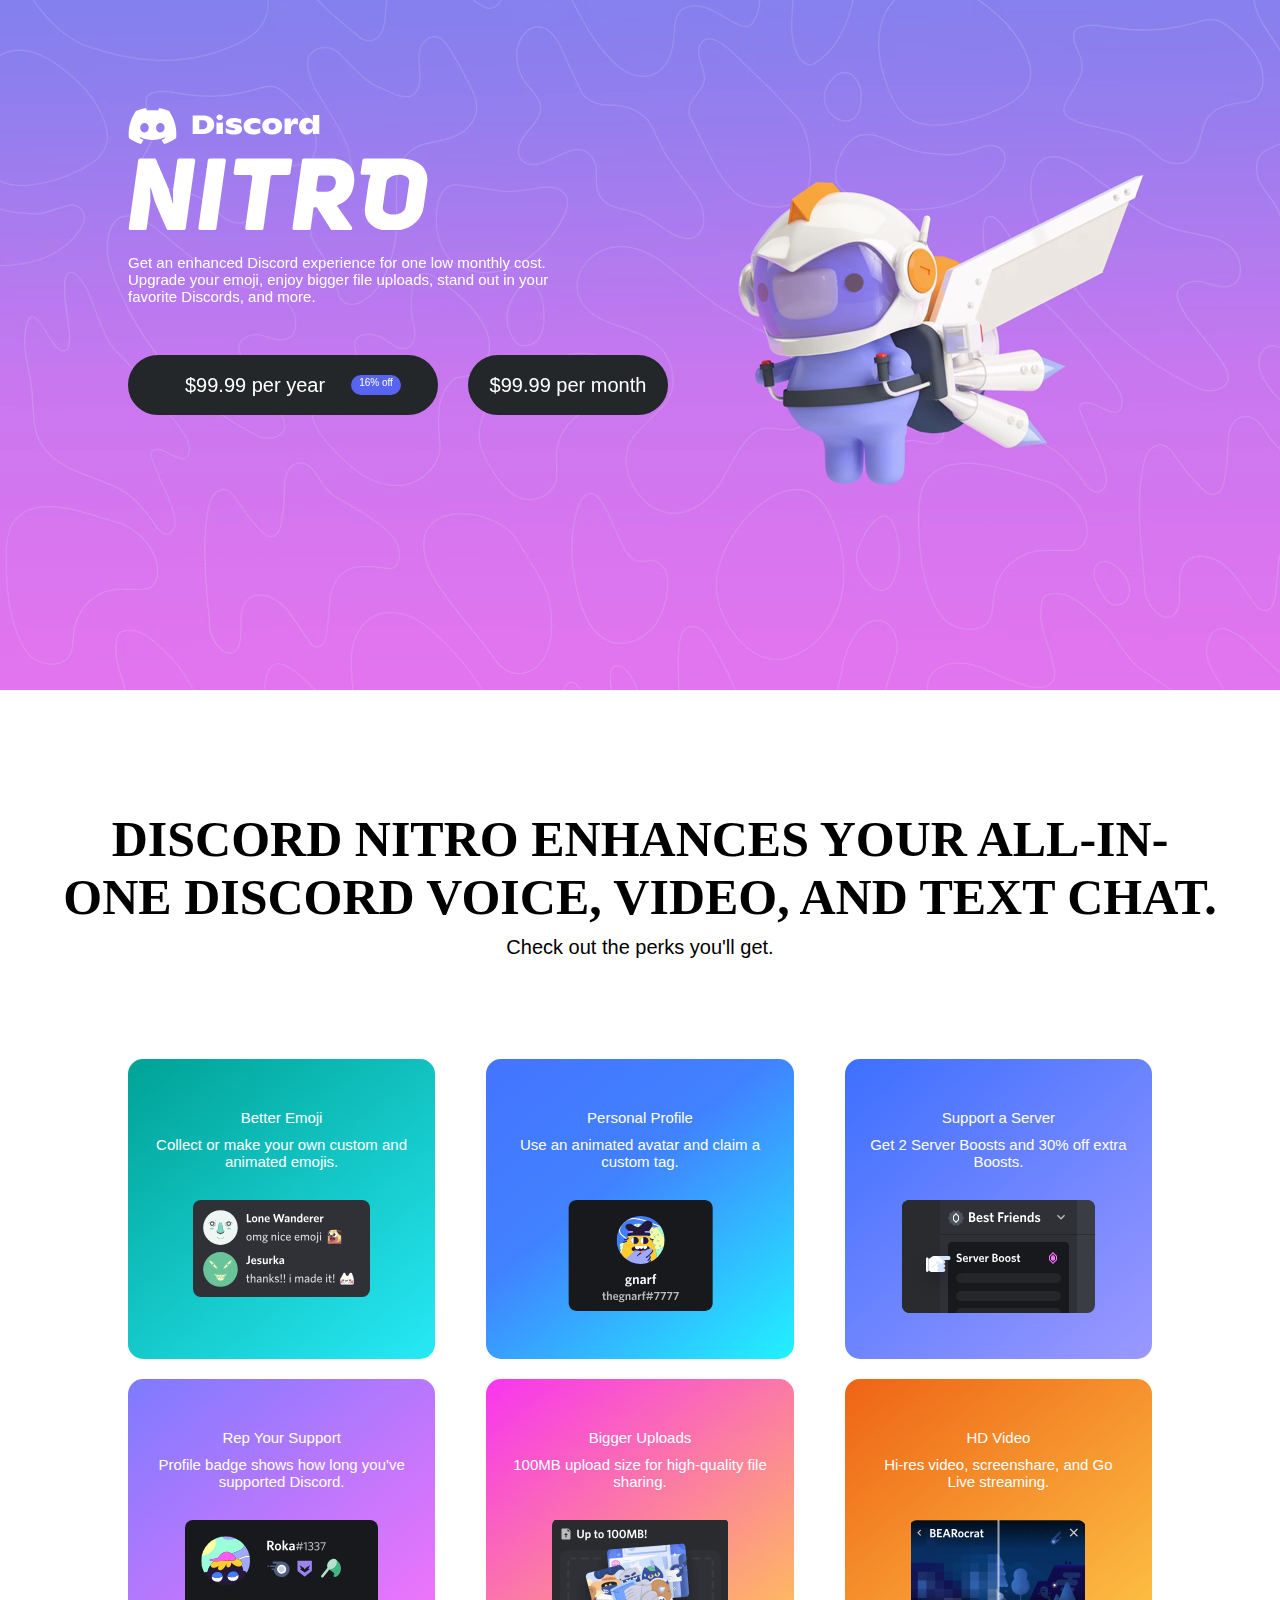
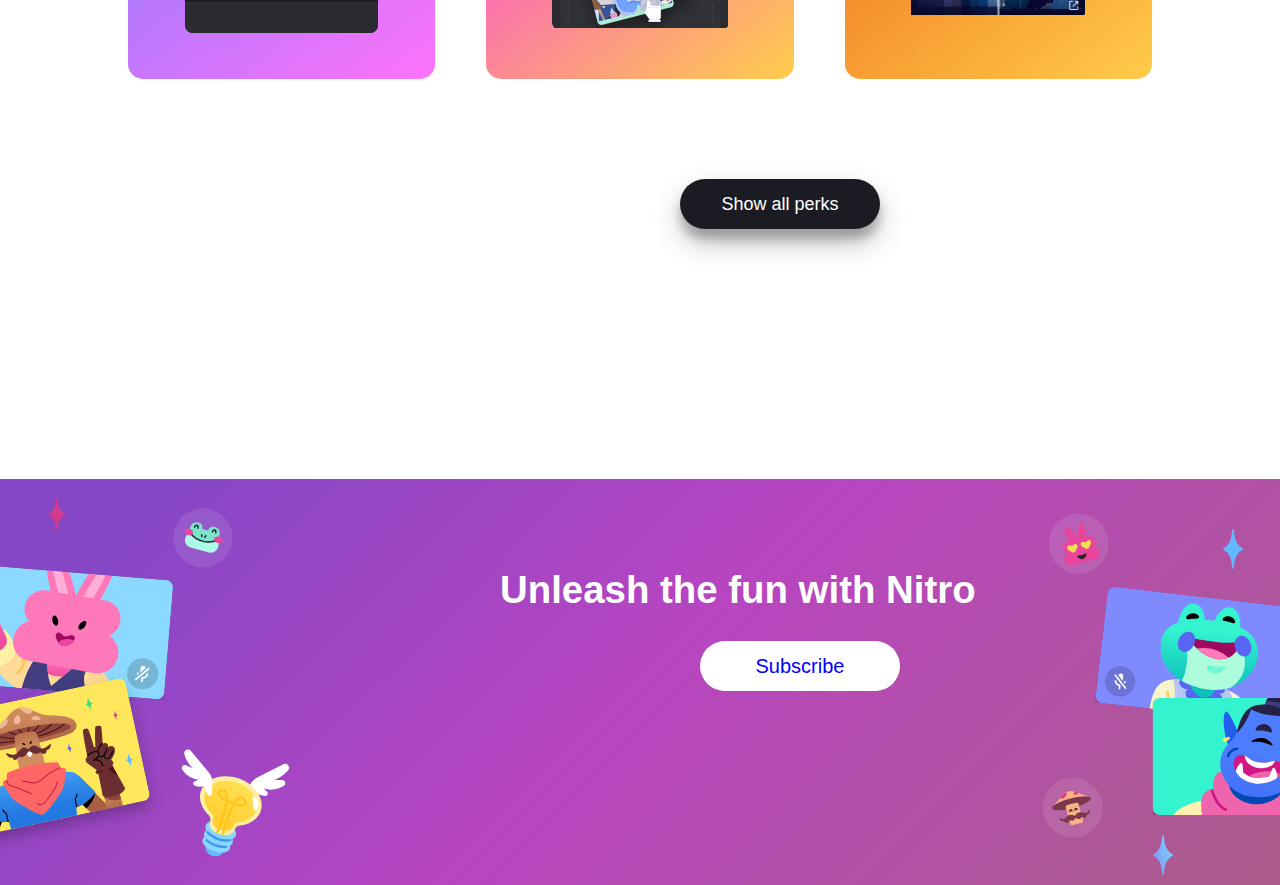
<file: int.html>
<!DOCTYPE html>
<html lang="en">

<head>
    <meta charset="UTF-8">
    <meta name="viewport" content="width=device-width, initial-scale=1.0">
    <meta http-equiv="X-UA-Compatible" content="ie=edge">
    <link rel="stylesheet" href="./scss/reset.scss">
    <link rel="stylesheet" href="./scss/styl2.scss">
    <link rel="stylesheet" href="./scss/styl2.css">
    <link rel="stylesheet" href="./scss/style3.scss">
    <title>int</title>
</head>

<body>
    <!-- hader section-->
    <header class="newheader">
        <video autoplay muted loop class="myVideo">
            <source src="./img/vi.webm" type="video/mp4">
        </video>



        <script>
            var video = document.getElementById("myVideo");
            var btn = document.getElementById("myBtn");

            function myFunction() {
                if (video.paused) {
                    video.play();
                    btn.innerHTML = "Pause";
                } else {
                    video.pause();
                    btn.innerHTML = "Play";
                }
            }
        </script>
        <div class="main">
            <section class="header">
                <div class="logo-contaniner">
                    <svg width="124" height="34" viewBox="0 0 124 34" class="logo-3oeRIY">
                        <g fill="white">
                            <path d="M26.0015 6.9529C24.0021 6.03845 21.8787 5.37198 19.6623 5C19.3833 5.48048 19.0733 6.13144 18.8563 6.64292C16.4989 6.30193 14.1585 6.30193 11.8336 6.64292C11.6166 6.13144 11.2911 5.48048 11.0276 5C8.79575 5.37198 6.67235 6.03845 4.6869 6.9529C0.672601 12.8736 -0.41235 18.6548 0.130124 24.3585C2.79599 26.2959 5.36889 27.4739 7.89682 28.2489C8.51679 27.4119 9.07477 26.5129 9.55525 25.5675C8.64079 25.2265 7.77283 24.808 6.93587 24.312C7.15286 24.1571 7.36986 23.9866 7.57135 23.8161C12.6241 26.1255 18.0969 26.1255 23.0876 23.8161C23.3046 23.9866 23.5061 24.1571 23.7231 24.312C22.8861 24.808 22.0182 25.2265 21.1037 25.5675C21.5842 26.5129 22.1422 27.4119 22.7621 28.2489C25.2885 27.4739 27.8769 26.2959 30.5288 24.3585C31.1952 17.7559 29.4733 12.0212 26.0015 6.9529ZM10.2527 20.8402C8.73376 20.8402 7.49382 19.4608 7.49382 17.7714C7.49382 16.082 8.70276 14.7025 10.2527 14.7025C11.7871 14.7025 13.0425 16.082 13.0115 17.7714C13.0115 19.4608 11.7871 20.8402 10.2527 20.8402ZM20.4373 20.8402C18.9183 20.8402 17.6768 19.4608 17.6768 17.7714C17.6768 16.082 18.8873 14.7025 20.4373 14.7025C21.9717 14.7025 23.2271 16.082 23.1961 17.7714C23.1961 19.4608 21.9872 20.8402 20.4373 20.8402Z"></path>
                            <path d="M41.2697 9.86615H47.8585C49.4394 9.86615 50.7878 10.1141 51.8883 10.6101C52.9887 11.1061 53.8102 11.7881 54.3527 12.6715C54.8951 13.555 55.1741 14.5624 55.1741 15.7094C55.1741 16.8253 54.8952 17.8328 54.3217 18.7472C53.7482 19.6462 52.8803 20.3746 51.7178 20.9016C50.5554 21.4286 49.1139 21.6921 47.3935 21.6921H41.2697V9.86615ZM47.316 18.6852C48.3854 18.6852 49.2069 18.4217 49.7804 17.8793C50.3539 17.3523 50.6484 16.6083 50.6484 15.6939C50.6484 14.8414 50.3849 14.1594 49.8734 13.648C49.3619 13.1365 48.587 12.873 47.5485 12.873H45.4871V18.6852H47.316Z"></path>
                            <path d="M65.4362 21.6774C64.5217 21.4449 63.7003 21.1039 62.9718 20.6389V17.8335C63.5298 18.2675 64.2582 18.6085 65.1882 18.8875C66.1181 19.1665 67.0171 19.306 67.8851 19.306C68.288 19.306 68.598 19.2595 68.7995 19.151C69.001 19.0425 69.1095 18.9185 69.1095 18.7635C69.1095 18.593 69.0475 18.4535 68.939 18.345C68.8305 18.2365 68.6135 18.1435 68.288 18.0505L66.2576 17.6011C65.0952 17.3376 64.2737 16.9501 63.7777 16.4851C63.2818 16.0201 63.0493 15.3847 63.0493 14.6097C63.0493 13.9587 63.2663 13.3853 63.6847 12.9048C64.1187 12.4243 64.7232 12.0523 65.5137 11.7888C66.3041 11.5254 67.2186 11.3859 68.288 11.3859C69.2335 11.3859 70.1014 11.4789 70.8919 11.6959C71.6823 11.8973 72.3333 12.1608 72.8448 12.4708V15.1212C72.3178 14.8112 71.6979 14.5632 71.0159 14.3772C70.3184 14.1912 69.6055 14.0982 68.877 14.0982C67.823 14.0982 67.2961 14.2842 67.2961 14.6407C67.2961 14.8112 67.3736 14.9352 67.5441 15.0282C67.7146 15.1212 68.009 15.1987 68.443 15.2917L70.1324 15.6017C71.2329 15.7876 72.0543 16.1286 72.5968 16.6091C73.1393 17.0896 73.4028 17.787 73.4028 18.7325C73.4028 19.7555 72.9533 20.5769 72.0543 21.1659C71.1554 21.7704 69.8844 22.0648 68.2415 22.0648C67.2806 22.0338 66.3506 21.9098 65.4362 21.6774Z"></path>
                            <path d="M77.5891 21.3213C76.6281 20.8408 75.8842 20.2054 75.4037 19.3994C74.9077 18.5934 74.6752 17.679 74.6752 16.656C74.6752 15.6486 74.9232 14.7341 75.4347 13.9437C75.9462 13.1377 76.6901 12.5177 77.6666 12.0528C78.643 11.6033 79.821 11.3708 81.1849 11.3708C82.8743 11.3708 84.2693 11.7273 85.3852 12.4402V15.5246C84.9977 15.2611 84.5328 15.0286 84.0058 14.8736C83.4788 14.7031 82.9208 14.6256 82.3319 14.6256C81.2779 14.6256 80.472 14.8116 79.8675 15.1991C79.2785 15.5866 78.984 16.0826 78.984 16.7025C78.984 17.307 79.263 17.803 79.852 18.1905C80.4254 18.5779 81.2624 18.7794 82.3474 18.7794C82.9053 18.7794 83.4633 18.7019 84.0058 18.5314C84.5483 18.3609 85.0287 18.175 85.4162 17.927V20.9183C84.1762 21.6623 82.7348 22.0343 81.1074 22.0343C79.728 22.0343 78.5655 21.7863 77.5891 21.3213Z"></path>
                            <path d="M89.8041 21.3213C88.8276 20.8408 88.0837 20.2054 87.5722 19.3839C87.0607 18.5624 86.7972 17.648 86.7972 16.625C86.7972 15.6176 87.0607 14.7031 87.5722 13.9127C88.0837 13.1222 88.8276 12.5022 89.7886 12.0528C90.7495 11.6033 91.9119 11.3708 93.2464 11.3708C94.5794 11.3708 95.7418 11.5878 96.7028 12.0528C97.6637 12.5022 98.4077 13.1222 98.9192 13.9127C99.4306 14.7031 99.6786 15.6021 99.6786 16.625C99.6786 17.6325 99.4306 18.5624 98.9192 19.3839C98.4077 20.2054 97.6792 20.8563 96.7028 21.3213C95.7263 21.7863 94.5794 22.0343 93.2464 22.0343C91.9274 22.0343 90.7805 21.7863 89.8041 21.3213ZM94.9358 18.3299C95.3388 17.927 95.5558 17.369 95.5558 16.7025C95.5558 16.0206 95.3543 15.4936 94.9358 15.0906C94.5174 14.6876 93.9594 14.4861 93.2619 14.4861C92.5335 14.4861 91.9739 14.6876 91.5555 15.0906C91.1525 15.4936 90.9355 16.0206 90.9355 16.7025C90.9355 17.3845 91.137 17.927 91.5555 18.3299C91.9739 18.7484 92.5335 18.9499 93.2619 18.9499C93.9594 18.9344 94.5329 18.7329 94.9358 18.3299Z"></path>
                            <path d="M110.048 11.9901V15.6325C109.614 15.3535 109.056 15.214 108.374 15.214C107.475 15.214 106.777 15.493 106.297 16.0354C105.816 16.5779 105.568 17.4304 105.568 18.5773V21.6772H101.43V11.8196H105.491V14.966C105.708 13.819 106.08 12.9666 106.576 12.4241C107.072 11.8816 107.723 11.5872 108.513 11.5872C109.102 11.5872 109.614 11.7267 110.048 11.9901Z"></path>
                            <path d="M124 9.52563V21.6925H119.862V19.4761C119.505 20.3131 118.978 20.9486 118.265 21.3825C117.551 21.8165 116.667 22.0335 115.613 22.0335C114.683 22.0335 113.862 21.801 113.164 21.3515C112.467 20.9021 111.925 20.2666 111.553 19.4761C111.181 18.6702 110.995 17.7712 110.995 16.7793C110.979 15.7408 111.181 14.8109 111.599 13.9894C112.002 13.168 112.591 12.5325 113.335 12.0675C114.079 11.6025 114.931 11.37 115.892 11.37C117.861 11.37 119.18 12.2225 119.862 13.9429V9.52563H124ZM119.242 18.2517C119.66 17.8487 119.877 17.3062 119.877 16.6553C119.877 16.0198 119.676 15.5083 119.257 15.1209C118.839 14.7334 118.281 14.5319 117.582 14.5319C116.884 14.5319 116.326 14.7334 115.908 15.1364C115.489 15.5393 115.288 16.0508 115.288 16.7018C115.288 17.3527 115.489 17.8642 115.908 18.2672C116.326 18.6702 116.869 18.8717 117.566 18.8717C118.265 18.8717 118.823 18.6702 119.242 18.2517Z"></path>
                            <path d="M58.9885 12.4091C60.1772 12.4091 61.1429 11.5416 61.1429 10.4717C61.1429 9.40164 60.1772 8.5343 58.9885 8.5343C57.7981 8.5343 56.8341 9.40164 56.8341 10.4717C56.8341 11.5416 57.7981 12.4091 58.9885 12.4091Z"></path>
                            <path d="M61.1429 13.741C59.8254 14.3144 58.1825 14.3299 56.8341 13.741V21.6921H61.1429V13.741Z"></path>
                        </g>
                    </svg>


                </div>
                <nav>
                    <ul class="nav-links">
                        <li><a class="nav-link" href="dowlend.html">Download</a></li>
                        <li><a class="nav-link" href="int.html">Nitro</a></li>
                        <li><a class="nav-link" href="staf.html">Safety</a></li>
                        <li><a class="nav-link" href="syp.html">Support</a></li>
                        <li><a class="nav-link" href="blog.html">Blog</a></li>
                        <li><a class="nav-link" href="car.html">Careers</a></li>


                    </ul>
                </nav>
                <div class="card">
                    <button class="bu" style="width:70px; height: 30px;"><a href="./log.html" style=" text-decoration:none ">Login</a></button>

                </div>
            </section>
            <!---->
            <section class="prestaion">
                <div class="intorduction">
                    <div class="int-text">


                        <img class="title-3pcEJ3" src="./img/dicoe.svg" alt="Nitro">
                        <p>
                            Get an enhanced Discord experience for one low monthly cost.<br>
                            Upgrade your emoji, enjoy bigger file uploads, stand out in your<br>
                            favorite Discords, and more.
                        </p>
                    </div>
                    <div class="cat">


                        <button class="cat-button1">
                            <p class="para1-btuon">$99.99 per year</p>
                            <p class="para-btuon">16% off</p>
                        </button>
                        <button class="cat-button">$99.99 per month</button>


                    </div>


                </div>
            </section>
            <!--main div -->
        </div>

    </header>
    <!--star main section-->
    <main>
        <!--start section 2-->
        <section>
            <div class="section-text">
                <h1 class="text-section">DISCORD NITRO ENHANCES YOUR ALL-IN-<br>ONE DISCORD VOICE, VIDEO, AND TEXT
                    CHAT.</h1>
                <p>
                    Check out the perks you'll get.
                </p>


        </section>
        </div>

        <section class="scetion-cart">

            <div class="cart-one">
                <p class="cart-prar1" id="new-para">
                    Better Emoji
                </p>
                <p class="cart-para">
                    Collect or make your own custom and<br> animated emojis.
                </p>
                <img class="img" src="./img/cart1.svg" alt="" id="new-img">
            </div>
            <!---->
            <div class="cart-one2">
                <p class="cart-prar1">
                    Personal Profile

                </p>
                <p class="cart-para">
                    Use an animated avatar and claim a<br> custom tag.
                </p>
                <img class="img" src="./img/cart2.svg" alt="" id="new-img2">
            </div>
            <!---->
            <div class="cart-one3">
                <p class="cart-prar1">
                    Support a Server
                </p>
                <p class="cart-para">
                    Get 2 Server Boosts and 30% off extra Boosts.
                </p>
                <img class="img" src="./img/cart3.svg" alt="" id="new-img">
            </div>

        </section>
        <!-- section 2-->
        <section class="section-cart2">
            <div class="cart-one4">
                <p class="cart-prar1">
                    Rep Your Support
                </p>
                <p class="cart-para">
                    Profile badge shows how long you've<br> supported Discord.
                </p>
                <img class="img" src="./img/caer4.svg" alt="" id="new-img">
            </div>
            <div class="cart-one5">
                <p class="cart-prar1">
                    Bigger Uploads
                </p>
                <p class="cart-para">
                    100MB upload size for high-quality file sharing.
                </p>
                <img class="img" src="./img/c5.PNG" alt="" id="new-img">
            </div>
            <div class="cart-one6">
                <p class="cart-prar1">
                    HD Video
                </p>
                <p class="cart-para">
                    Hi-res video, screenshare, and Go<br> Live streaming.
                </p>
                <img class="img" src="./img/c6.PNG" alt="" id="new-img">
            </div>
        </section>

        <!-- end section 2-->
        <!-- end botton-->

        <section class="section-bton">
            <div class="cat">


                <button class="new-b3">
                    <a href="#">
                        Show all perks

                    </a>
                </button>


            </div>
        </section>
        <!--end button-->
        <div class="section-2 wf-section">
            <div class="container-1180px flex-center">
                <h2 class="new-h2 font-white nitro" id="h2">Unleash the fun with Nitro</h2>
                <div class="new-button">
                    <button>
                        <a href="./dowlend.html">
                            Subscribe
                        </a>
                    </button>
                </div>
            </div><img src="./img/newin5.svg" loading="lazy" alt="" class="unleash-image-bg-1"><img src="./img/newin6.svg"
                loading="lazy" alt="" class="unleash-image-bg-2">
        </div>
    </main>

    <!--footer-->








</body>

</html>
</file>
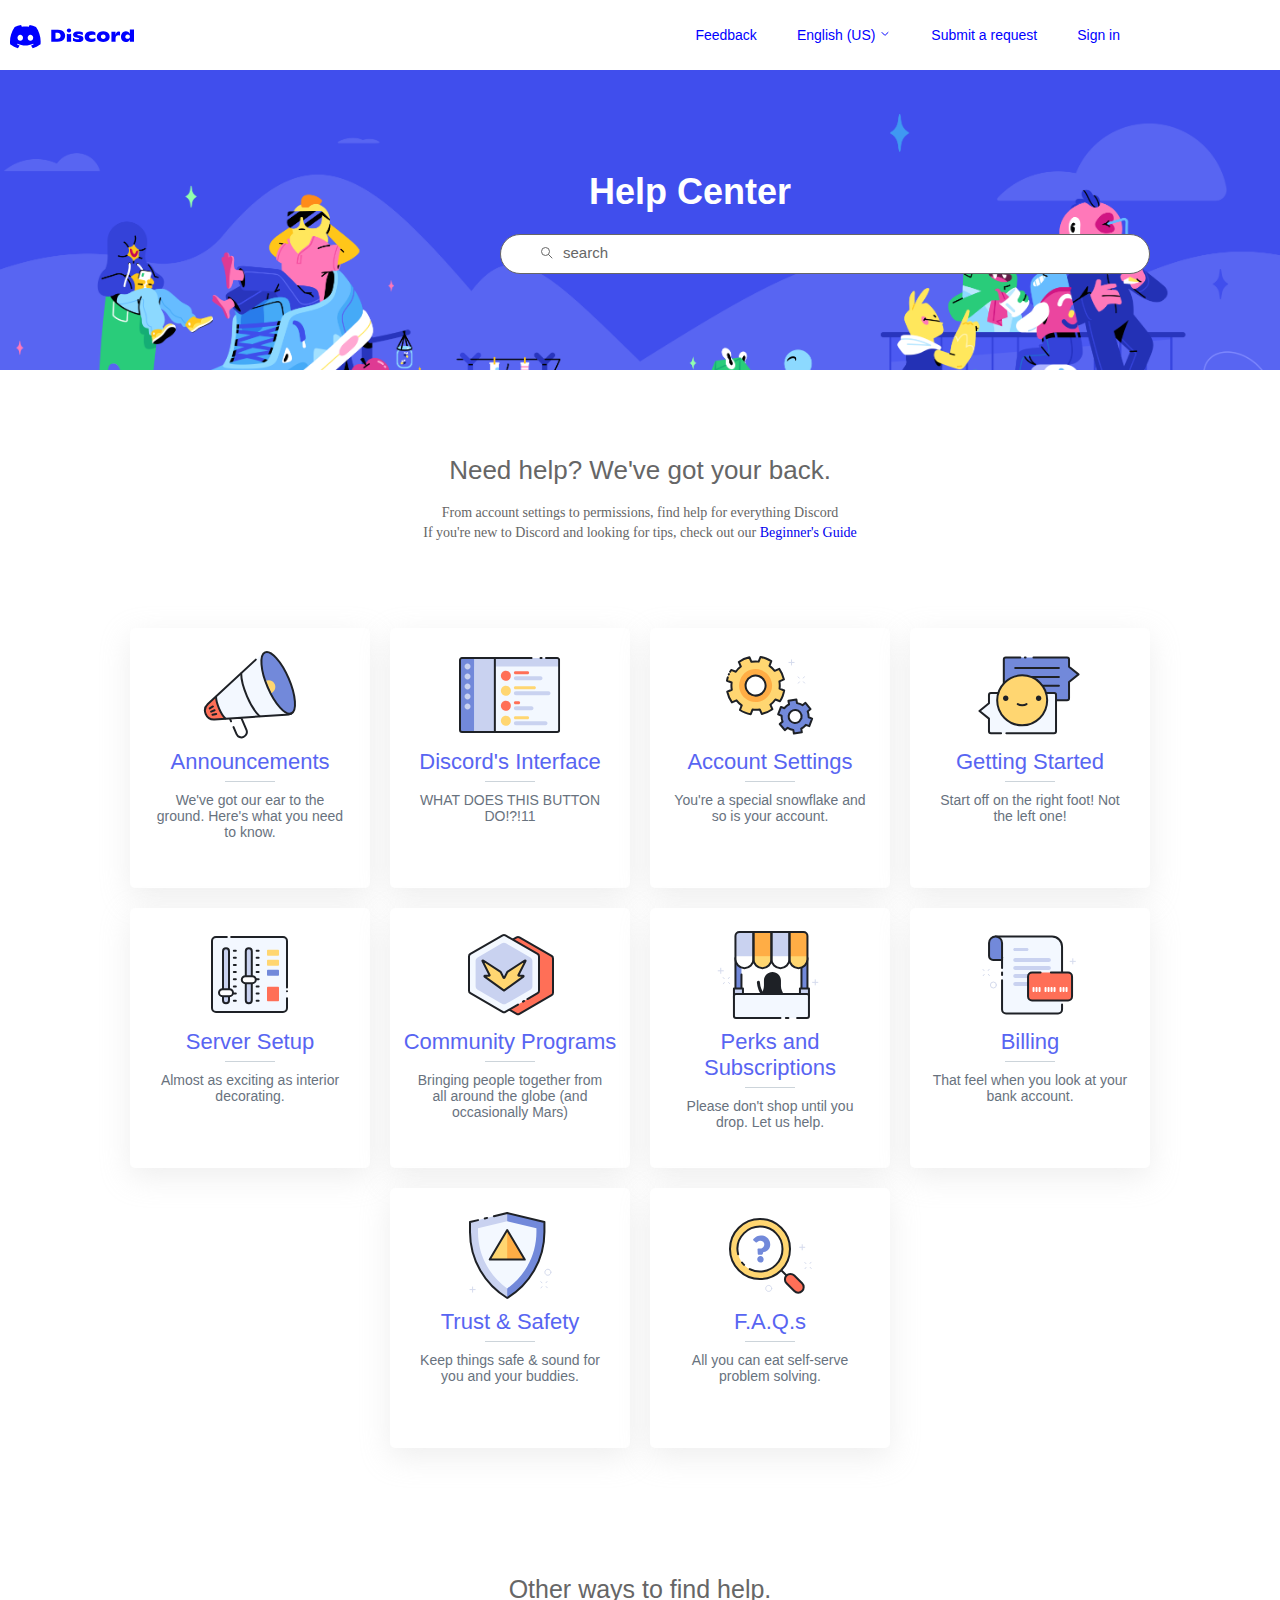
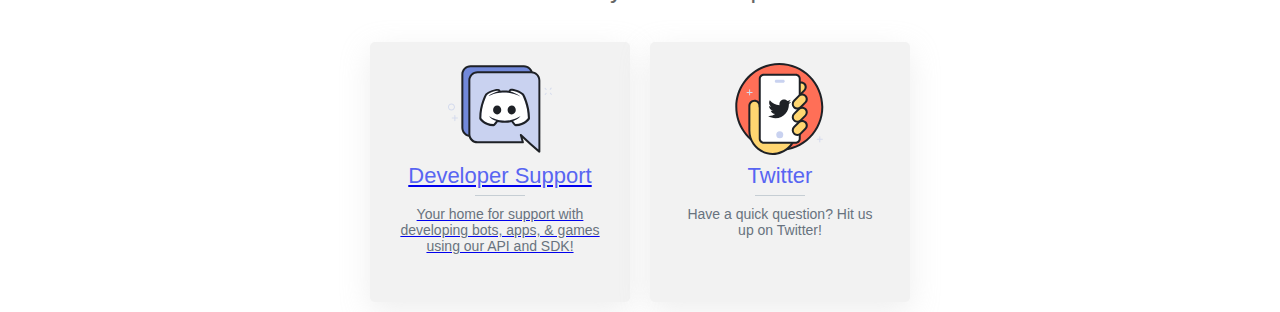
<file: syp.html>
<!DOCTYPE html>
<html lang="en">

<head>
    <meta charset="UTF-8">
    <meta name="viewport" content="width=device-width, initial-scale=1.0">
    <meta http-equiv="X-UA-Compatible" content="ie=edge">
    <title>support</title>
    <link rel="stylesheet" href="./scss/reset.scss">
    <link rel="stylesheet" href="./scss/style4.scss">
    <link rel="stylesheet" href="./scss/style4.css">


</head>

<body>
    <header id="header">
        <div class="container">
            <div class="row">
                <div class="logo">
                    <svg width="124" height="34" viewBox="0 0 124 34" class="logo-3oeRIY">
                        <g fill="blue">
                            <path d="M26.0015 6.9529C24.0021 6.03845 21.8787 5.37198 19.6623 5C19.3833 5.48048 19.0733 6.13144 18.8563 6.64292C16.4989 6.30193 14.1585 6.30193 11.8336 6.64292C11.6166 6.13144 11.2911 5.48048 11.0276 5C8.79575 5.37198 6.67235 6.03845 4.6869 6.9529C0.672601 12.8736 -0.41235 18.6548 0.130124 24.3585C2.79599 26.2959 5.36889 27.4739 7.89682 28.2489C8.51679 27.4119 9.07477 26.5129 9.55525 25.5675C8.64079 25.2265 7.77283 24.808 6.93587 24.312C7.15286 24.1571 7.36986 23.9866 7.57135 23.8161C12.6241 26.1255 18.0969 26.1255 23.0876 23.8161C23.3046 23.9866 23.5061 24.1571 23.7231 24.312C22.8861 24.808 22.0182 25.2265 21.1037 25.5675C21.5842 26.5129 22.1422 27.4119 22.7621 28.2489C25.2885 27.4739 27.8769 26.2959 30.5288 24.3585C31.1952 17.7559 29.4733 12.0212 26.0015 6.9529ZM10.2527 20.8402C8.73376 20.8402 7.49382 19.4608 7.49382 17.7714C7.49382 16.082 8.70276 14.7025 10.2527 14.7025C11.7871 14.7025 13.0425 16.082 13.0115 17.7714C13.0115 19.4608 11.7871 20.8402 10.2527 20.8402ZM20.4373 20.8402C18.9183 20.8402 17.6768 19.4608 17.6768 17.7714C17.6768 16.082 18.8873 14.7025 20.4373 14.7025C21.9717 14.7025 23.2271 16.082 23.1961 17.7714C23.1961 19.4608 21.9872 20.8402 20.4373 20.8402Z"></path>
                            <path d="M41.2697 9.86615H47.8585C49.4394 9.86615 50.7878 10.1141 51.8883 10.6101C52.9887 11.1061 53.8102 11.7881 54.3527 12.6715C54.8951 13.555 55.1741 14.5624 55.1741 15.7094C55.1741 16.8253 54.8952 17.8328 54.3217 18.7472C53.7482 19.6462 52.8803 20.3746 51.7178 20.9016C50.5554 21.4286 49.1139 21.6921 47.3935 21.6921H41.2697V9.86615ZM47.316 18.6852C48.3854 18.6852 49.2069 18.4217 49.7804 17.8793C50.3539 17.3523 50.6484 16.6083 50.6484 15.6939C50.6484 14.8414 50.3849 14.1594 49.8734 13.648C49.3619 13.1365 48.587 12.873 47.5485 12.873H45.4871V18.6852H47.316Z"></path>
                            <path d="M65.4362 21.6774C64.5217 21.4449 63.7003 21.1039 62.9718 20.6389V17.8335C63.5298 18.2675 64.2582 18.6085 65.1882 18.8875C66.1181 19.1665 67.0171 19.306 67.8851 19.306C68.288 19.306 68.598 19.2595 68.7995 19.151C69.001 19.0425 69.1095 18.9185 69.1095 18.7635C69.1095 18.593 69.0475 18.4535 68.939 18.345C68.8305 18.2365 68.6135 18.1435 68.288 18.0505L66.2576 17.6011C65.0952 17.3376 64.2737 16.9501 63.7777 16.4851C63.2818 16.0201 63.0493 15.3847 63.0493 14.6097C63.0493 13.9587 63.2663 13.3853 63.6847 12.9048C64.1187 12.4243 64.7232 12.0523 65.5137 11.7888C66.3041 11.5254 67.2186 11.3859 68.288 11.3859C69.2335 11.3859 70.1014 11.4789 70.8919 11.6959C71.6823 11.8973 72.3333 12.1608 72.8448 12.4708V15.1212C72.3178 14.8112 71.6979 14.5632 71.0159 14.3772C70.3184 14.1912 69.6055 14.0982 68.877 14.0982C67.823 14.0982 67.2961 14.2842 67.2961 14.6407C67.2961 14.8112 67.3736 14.9352 67.5441 15.0282C67.7146 15.1212 68.009 15.1987 68.443 15.2917L70.1324 15.6017C71.2329 15.7876 72.0543 16.1286 72.5968 16.6091C73.1393 17.0896 73.4028 17.787 73.4028 18.7325C73.4028 19.7555 72.9533 20.5769 72.0543 21.1659C71.1554 21.7704 69.8844 22.0648 68.2415 22.0648C67.2806 22.0338 66.3506 21.9098 65.4362 21.6774Z"></path>
                            <path d="M77.5891 21.3213C76.6281 20.8408 75.8842 20.2054 75.4037 19.3994C74.9077 18.5934 74.6752 17.679 74.6752 16.656C74.6752 15.6486 74.9232 14.7341 75.4347 13.9437C75.9462 13.1377 76.6901 12.5177 77.6666 12.0528C78.643 11.6033 79.821 11.3708 81.1849 11.3708C82.8743 11.3708 84.2693 11.7273 85.3852 12.4402V15.5246C84.9977 15.2611 84.5328 15.0286 84.0058 14.8736C83.4788 14.7031 82.9208 14.6256 82.3319 14.6256C81.2779 14.6256 80.472 14.8116 79.8675 15.1991C79.2785 15.5866 78.984 16.0826 78.984 16.7025C78.984 17.307 79.263 17.803 79.852 18.1905C80.4254 18.5779 81.2624 18.7794 82.3474 18.7794C82.9053 18.7794 83.4633 18.7019 84.0058 18.5314C84.5483 18.3609 85.0287 18.175 85.4162 17.927V20.9183C84.1762 21.6623 82.7348 22.0343 81.1074 22.0343C79.728 22.0343 78.5655 21.7863 77.5891 21.3213Z"></path>
                            <path d="M89.8041 21.3213C88.8276 20.8408 88.0837 20.2054 87.5722 19.3839C87.0607 18.5624 86.7972 17.648 86.7972 16.625C86.7972 15.6176 87.0607 14.7031 87.5722 13.9127C88.0837 13.1222 88.8276 12.5022 89.7886 12.0528C90.7495 11.6033 91.9119 11.3708 93.2464 11.3708C94.5794 11.3708 95.7418 11.5878 96.7028 12.0528C97.6637 12.5022 98.4077 13.1222 98.9192 13.9127C99.4306 14.7031 99.6786 15.6021 99.6786 16.625C99.6786 17.6325 99.4306 18.5624 98.9192 19.3839C98.4077 20.2054 97.6792 20.8563 96.7028 21.3213C95.7263 21.7863 94.5794 22.0343 93.2464 22.0343C91.9274 22.0343 90.7805 21.7863 89.8041 21.3213ZM94.9358 18.3299C95.3388 17.927 95.5558 17.369 95.5558 16.7025C95.5558 16.0206 95.3543 15.4936 94.9358 15.0906C94.5174 14.6876 93.9594 14.4861 93.2619 14.4861C92.5335 14.4861 91.9739 14.6876 91.5555 15.0906C91.1525 15.4936 90.9355 16.0206 90.9355 16.7025C90.9355 17.3845 91.137 17.927 91.5555 18.3299C91.9739 18.7484 92.5335 18.9499 93.2619 18.9499C93.9594 18.9344 94.5329 18.7329 94.9358 18.3299Z"></path>
                            <path d="M110.048 11.9901V15.6325C109.614 15.3535 109.056 15.214 108.374 15.214C107.475 15.214 106.777 15.493 106.297 16.0354C105.816 16.5779 105.568 17.4304 105.568 18.5773V21.6772H101.43V11.8196H105.491V14.966C105.708 13.819 106.08 12.9666 106.576 12.4241C107.072 11.8816 107.723 11.5872 108.513 11.5872C109.102 11.5872 109.614 11.7267 110.048 11.9901Z"></path>
                            <path d="M124 9.52563V21.6925H119.862V19.4761C119.505 20.3131 118.978 20.9486 118.265 21.3825C117.551 21.8165 116.667 22.0335 115.613 22.0335C114.683 22.0335 113.862 21.801 113.164 21.3515C112.467 20.9021 111.925 20.2666 111.553 19.4761C111.181 18.6702 110.995 17.7712 110.995 16.7793C110.979 15.7408 111.181 14.8109 111.599 13.9894C112.002 13.168 112.591 12.5325 113.335 12.0675C114.079 11.6025 114.931 11.37 115.892 11.37C117.861 11.37 119.18 12.2225 119.862 13.9429V9.52563H124ZM119.242 18.2517C119.66 17.8487 119.877 17.3062 119.877 16.6553C119.877 16.0198 119.676 15.5083 119.257 15.1209C118.839 14.7334 118.281 14.5319 117.582 14.5319C116.884 14.5319 116.326 14.7334 115.908 15.1364C115.489 15.5393 115.288 16.0508 115.288 16.7018C115.288 17.3527 115.489 17.8642 115.908 18.2672C116.326 18.6702 116.869 18.8717 117.566 18.8717C118.265 18.8717 118.823 18.6702 119.242 18.2517Z"></path>
                            <path d="M58.9885 12.4091C60.1772 12.4091 61.1429 11.5416 61.1429 10.4717C61.1429 9.40164 60.1772 8.5343 58.9885 8.5343C57.7981 8.5343 56.8341 9.40164 56.8341 10.4717C56.8341 11.5416 57.7981 12.4091 58.9885 12.4091Z"></path>
                            <path d="M61.1429 13.741C59.8254 14.3144 58.1825 14.3299 56.8341 13.741V21.6921H61.1429V13.741Z"></path>
                        </g>
                    </svg>

                </div>
                <nav id="navbar">
                    <ul class="menu">
                        <li class="active"><a href="//feedback.discord.com/">Feedback</a></li>
                        <div class="sub_menu">
                            <ul class="dropdown_menu">
                                <li><a href="#">About</a>
                                <li><a href="#"></a></li>
                                <li><a href="#">Company</a></li>
                            </ul>
                        </div>
                        </li>
                        <li><a href="#">English (US)
                                <svg xmlns="http://www.w3.org/2000/svg" width="12" height="12" focusable="false"
                                    viewBox="0 0 12 12" class="dropdown-chevron-icon">
                                    <path fill="none" stroke="currentColor" stroke-linecap="round" d="M3 4.5l2.6 2.6c.2.2.5.2.7 0L9 4.5"></path>
                                </svg>
                            </a>
                            <div class="sub_menu">
                                <ul class="dropdown_menu">
                                    <li><a href="/hc/change_language/da?return_to=%2Fhc%2Fda">Dansk</a></li>
                                    <li><a href="/hc/change_language/da?return_to=%2Fhc%2Fda">Deutsch</a>
                                    <li><a href="/hc/change_language/da?return_to=%2Fhc%2Fda">
                                            Español</a>

                                    <li><a href="/hc/change_language/da?return_to=%2Fhc%2Fda"> Français
                                        </a></li>
                                    <li><a href="/hc/change_language/da?return_to=%2Fhc%2Fda">
                                            हिन्दी (भारत)
                                        </a></li>


                                    <li><a href="/hc/change_language/da?return_to=%2Fhc%2Fda">
                                            Italiano

                                        </a></li>



                                    <li><a href="/hc/change_language/da?return_to=%2Fhc%2Fda">
                                            日本語
                                        </a></li>



                                    <li><a href="/hc/change_language/da?return_to=%2Fhc%2Fda">
                                            한국어
                                        </a></li>
                                    <li><a href="/hc/change_language/da?return_to=%2Fhc%2Fda">
                                            Nederlands

                                        </a></li>
                                    <li><a href="/hc/change_language/da?return_to=%2Fhc%2Fda">
                                            Polski


                                        </a></li>
                                    <li><a href="/hc/change_language/da?return_to=%2Fhc%2Fda">

                                            Português do Brasil

                                        </a></li>
                                    <li><a href="/hc/change_language/da?return_to=%2Fhc%2Fda">

                                            Русский

                                        </a></li>
                                    <li><a href="/hc/change_language/da?return_to=%2Fhc%2Fda">
                                            svenska

                                        </a></li>
                                    <li><a href="/hc/change_language/da?return_to=%2Fhc%2Fda">
                                            ไทย

                                        </a></li>
                                    <li><a href="/hc/change_language/da?return_to=%2Fhc%2Fda">
                                            Türkçe

                                        </a></li>
                                    <li><a href="/hc/change_language/da?return_to=%2Fhc%2Fda">
                                            Tiếng Việt


                                        </a></li>
                                    <li><a href="/hc/change_language/da?return_to=%2Fhc%2Fda">
                                            繁體中文



                                        </a></li>
                                    
                        </li>
                        <li><a href="#">App Devlopdent</a></li>
                        <li><a href="#">Digital Markiting</a></li>
                    </ul>
            </div>
            </li>
            <li><a href="/hc/en-us/requests/new">Submit a request</a></li>
            <li><a href="/hc/en-us/signin?return_to=https%3A%2F%2Fsupport.discord.com%2Fhc%2Fen-us">Sign in</a></li>


            </ul>
            </nav>
        </div>
        </div>
        <div class="background-bg"></div>
    </header>
    <!--end head-->
    <main>
      

    </main>
    <div class="one-button">
            <h3>
                    Help Center
            </h3>
                <button class="cat-button"> 

                        <svg xmlns="http://www.w3.org/2000/svg" width="12" height="12" focusable="false" viewBox="0 0 12 12" class="search-iconb" aria-hidden="true">
                            <circle cx="4.5" cy="4.5" r="4" fill="none" stroke="currentColor"></circle>
                            <path stroke="currentColor" stroke-linecap="round" d="M11 11L7.5 7.5"></path>
                          </svg>
                          <p>
                                search

                          </p>
                </button>

        </div>
        <!-- sction cart-->

        <section class="intro">
                <h1 class="h1-intor">Need help? We've got your back.</h1>
                <p class="p-intro">From account settings to permissions, find help for everything Discord
                <br>If you're new to Discord and looking for tips, check out our <a href="//support.discord.com/hc/articles/360045138571">Beginner's Guide</a></p>
              </section>
              <!---->
              <section class="category-grid">
                <ul class="flex-container">
                 <!-- Announ -->
                   <a href="//support.discord.com/hc/en-us/categories/115000193752">
                    <li class="flex-item known-issues">
                      <h2>Announcements</h2>
                      <hr>
                      <h3>We've got our ear to the ground. Here's what you need to know.</h3>
                    </li>
                  </a>
            
                 <!-- Discord  -->
                 <a href="//support.discord.com/hc/en-us/categories/200404398">
                  <li class="flex-item discord-interface">
                    <h2>Discord's Interface</h2>
                    <hr>
                    <h3>WHAT DOES THIS BUTTON DO!?!11</h3>
                  </li>
                </a>  
            
            
                <!-- account Set-->
                <a href="//support.discord.com/hc/en-us/categories/200404358">
                  <li class="flex-item account-settings">
                    <h2>Account Settings</h2>
                    <hr>
                    <h3>You're a special snowflake and so is your account.</h3>
                  </li>
                </a>
            
                <!-- Discord Basic -->
                <a href="//support.discord.com/hc/en-us/categories/115000217151">
                  <li class="flex-item text-chat">
                    <h2>Getting Started</h2>
                    <hr>
                    <h3>Start off on the right foot! Not the left one!</h3>
                  </li>
                </a>
            
                <!-- Server Setup -->
                <a href="//support.discord.com/hc/en-us/categories/200404378">
                  <li class="flex-item server-setup">
                    <h2>Server Setup</h2>
                    <hr>
                    <h3>Almost as exciting as interior decorating.</h3>
                  </li>
                </a>
            
                <!-- community programs -->
                <a href="//support.discord.com/hc/en-us/categories/115000167372">
                  <li class="flex-item community-programs">
                    <h2>Community Programs</h2>
                    <hr>
                    <h3>Bringing people together from all around the globe (and occasionally Mars)</h3>
                  </li>
                </a>
                
                 <!-- Store -->
                <a href="//support.discord.com/hc/en-us/categories/360001025912">
                  <li class="flex-item store">
                    <h2>Perks and Subscriptions</h2>
                    <hr>
                    <h3>Please don't shop until you drop. Let us help.</h3>
                  </li>
                </a>
            
                 <!-- biling -->
                <a href="//support.discord.com/hc/en-us/categories/360001029051">
                  <li class="flex-item billing">
                    <h2>Billing</h2>
                    <hr>
                    <h3>That feel when you look at your bank account.</h3>
                  </li>
                </a>
            
                <!-- Trust -Safety -->
                <a href="//support.discord.com/hc/en-us/categories/115000168351">
                  <li class="flex-item trust-safety">
                    <h2>Trust &amp; Safety</h2>
                    <hr>
                    <h3>Keep things safe &amp; sound for you and your buddies.</h3>
                  </li>
                </a>
            
                <!-- faqs -->
                <a href="//support.discord.com/hc/en-us/categories/115000168371">
                  <li class="flex-item faq">
                    <h2>F.A.Q.s</h2>
                    <hr>
                    <h3>All you can eat self-serve problem solving.</h3>
                  </li>
                </a>
            
                </ul>
            </section>
            <!-- para-->
            <section class="intro1">
                <pre>     </pre>
                <h2>Other ways to find help.</h2>
              
              </section>
              <!-- last cart-->
              <section class="category-grid">
                <ul class="flex-container">
                 <!-- Support  -->
                   <a href="//support-dev.discord.com/hc/en-us" class="Devo">
                    <li class="flex-item hclogo">
                      <h2>Developer Support</h2>
                      <hr>
                      <h3>Your home for support with developing bots, apps, &amp; games using our API and SDK! </h3>
                    </li>
                  </a>
                
                 <!-- Twitter -->
                   <a href="//twitter.com/discord" class="twitter2">
                    <li class="flex-item twitter">
                      <h2>Twitter</h2>
                      <hr>
                      <h3>Have a quick question? Hit us up on Twitter!</h3>
                    </li>
                  </a>
              </ul>
            </section>


</body>

</html>
</file>
<file: scss/style .css>
* {
  margin: 0;
  padding: 0;
  -webkit-box-sizing: border-box;
          box-sizing: border-box;
}

.banner {
  width: 100%;
  height: 80vh;
  background-image: url(../img/main.png);
  background-size: cover;
  background-position: center;
}

.navbar {
  width: 80%;
  margin: auto;
  -webkit-box-pack: justify;
      -ms-flex-pack: justify;
          justify-content: space-between;
  display: -webkit-box;
  display: -ms-flexbox;
  display: flex;
  padding: 0 35px;
  -webkit-box-align: center;
      -ms-flex-align: center;
          align-items: center;
}

.nav-link {
  margin-top: 20px;
}

.btn {
  background-color: white;
  color: black;
  padding: 10px 30px;
  cursor: pointer;
  border-radius: 50px;
  width: 85px;
  height: 30px;
  font-size: 12px;
}

.log {
  width: 120px;
  cursor: pointer;
  margin-top: 20px;
}

.navbar ul li {
  display: inline-block;
  list-style: none;
  margin: 0 40px;
}

.navbar ul li a {
  color: white;
  text-decoration: none;
  font-family: Whitney, "Helvetica Neue", Helvetica, Arial, "Lucida Grande", sans-serif;
  font-size: 15px;
  font-weight: bold;
}

.navbar ul li a::after {
  content: "";
  width: 0;
  height: 3px;
  position: absolute;
  left: 0;
  background: white;
  -webkit-transition: 0.5s;
  transition: 0.5s;
}

.navbar ul li:hover::after {
  width: 100%;
}

.content {
  position: absolute;
  width: 100%;
  -webkit-transform: translateY(-50%);
          transform: translateY(-50%);
  text-align: center;
  color: white;
  font-family: Whitney, "Helvetica Neue", Helvetica, Arial, "Lucida Grande", sans-serif;
  top: 40%;
}

.content h1 {
  font-weight: 800px;
  font-size: 70px;
  font-family: fantasy;
  letter-spacing: 5px;
}

.content p {
  margin: 20px auto;
  font-size: 18px;
  line-height: 1.625;
  font-family: Whitney, "Helvetica Neue", Helvetica, Arial, "Lucida Grande", sans-serif;
}

.btn-one {
  background: white;
  color: black;
  margin-right: 20px;
  padding: 16px 32px;
  border-radius: 28px;
  font-size: 20px;
  border: none;
  font-family: Whitney,'Helvetica Neue',Helvetica,Arial,'Lucida Grande',sans-serif;
}

.btn-one a {
  color: black;
  text-decoration: none;
  list-style: none;
}

.btn-two a {
  color: white;
  text-decoration: none;
  list-style: none;
}

.buton {
  margin-top: 30px;
}

.btn-two {
  background: black;
  color: white;
  padding: 16px 32px;
  border-radius: 28px;
  font-size: 20px;
  border: none;
  font-family: Whitney,'Helvetica Neue',Helvetica,Arial,'Lucida Grande',sans-serif;
}

.buton .btn-one:hover {
  -webkit-box-shadow: 0 1px 3px rgba(0, 0, 0, 0.12), 0 1px 2px rgba(0, 0, 0, 0.24);
          box-shadow: 0 1px 3px rgba(0, 0, 0, 0.12), 0 1px 2px rgba(0, 0, 0, 0.24);
  -webkit-box-shadow: 0 14px 28px rgba(0, 0, 0, 0.25), 0 10px 10px rgba(0, 0, 0, 0.22);
          box-shadow: 0 14px 28px rgba(0, 0, 0, 0.25), 0 10px 10px rgba(0, 0, 0, 0.22);
}

.buton .btn-two:hover {
  -webkit-box-shadow: 0 1px 3px rgba(0, 0, 0, 0.12), 0 1px 2px rgba(0, 0, 0, 0.24);
          box-shadow: 0 1px 3px rgba(0, 0, 0, 0.12), 0 1px 2px rgba(0, 0, 0, 0.24);
  -webkit-box-shadow: 0 14px 28px rgba(0, 0, 0, 0.25), 0 10px 10px rgba(0, 0, 0, 0.22);
          box-shadow: 0 14px 28px rgba(0, 0, 0, 0.25), 0 10px 10px rgba(0, 0, 0, 0.22);
}

/* section one image */
.img-one {
  display: -webkit-box;
  display: -ms-flexbox;
  display: flex;
  -webkit-box-orient: horizontal;
  -webkit-box-direction: normal;
      -ms-flex-direction: row;
          flex-direction: row;
  -ms-flex-pack: distribute;
      justify-content: space-around;
  margin: 0 auto;
  width: 80%;
  margin-top: 50px;
  height: 80vh;
}

.img-text h1 {
  font-size: 48px;
  font-weight: 600px;
  font-family: Whitney, "Helvetica Neue", Helvetica, Arial, "Lucida Grande", sans-serif;
  margin-top: 60px;
}

.img-text p {
  font-size: 20px;
  font-family: Whitney, "Helvetica Neue", Helvetica, Arial, "Lucida Grande", sans-serif;
  line-height: 1.625;
  color: #2c2f33;
  margin-top: 20px;
}

@media screen and (max-width: 1024px) {
  .img-one {
    -webkit-box-orient: vertical;
    -webkit-box-direction: normal;
        -ms-flex-direction: column;
            flex-direction: column;
    -webkit-box-pack: center;
        -ms-flex-pack: center;
            justify-content: center;
    width: 80%;
    height: 900px;
  }
  .img-text {
    -webkit-box-align: center;
        -ms-flex-align: center;
            align-items: center;
    -webkit-box-pack: center;
        -ms-flex-pack: center;
            justify-content: center;
    font-size: 10px;
    margin: 0 auto;
  }
  .img-text h1 {
    font-size: 30px;
    -webkit-box-pack: center;
        -ms-flex-pack: center;
            justify-content: center;
  }
  .img-text p {
    margin-bottom: 100px;
    font-size: 15px;
  }
  img {
    margin-top: -100px;
    width: 60%;
    justify-items: center;
    -webkit-box-pack: center;
        -ms-flex-pack: center;
            justify-content: center;
  }
}

/* image two */
.img-two {
  display: -webkit-box;
  display: -ms-flexbox;
  display: flex;
  -webkit-box-orient: horizontal;
  -webkit-box-direction: normal;
      -ms-flex-direction: row;
          flex-direction: row;
  -ms-flex-pack: distribute;
      justify-content: space-around;
  margin: 0 auto;
  margin-top: 50px;
  height: 80vh;
  background-color: #f6f6f6;
  height: 700px;
}

.img-text2, .img2 {
  margin-top: 150px;
}

.img-text2 h1 {
  font-size: 48px;
  font-weight: 600px;
  font-family: Whitney, "Helvetica Neue", Helvetica, Arial, "Lucida Grande", sans-serif;
  margin-top: 60px;
}

.img-text2 p {
  font-size: 20px;
  font-family: Whitney, "Helvetica Neue", Helvetica, Arial, "Lucida Grande", sans-serif;
  line-height: 1.625;
  color: #23272a;
  margin-top: 20px;
}

.img-three {
  display: -webkit-box;
  display: -ms-flexbox;
  display: flex;
  -webkit-box-orient: horizontal;
  -webkit-box-direction: normal;
      -ms-flex-direction: row;
          flex-direction: row;
  -ms-flex-pack: distribute;
      justify-content: space-around;
  margin: 0 auto;
  width: 80%;
  margin-top: 50px;
  height: 80vh;
}

.img-text3 h1 {
  font-size: 48px;
  font-weight: 600px;
  font-family: Whitney, "Helvetica Neue", Helvetica, Arial, "Lucida Grande", sans-serif;
  margin-top: 60px;
}

.img-text3 p {
  font-size: 20px;
  font-family: Whitney, "Helvetica Neue", Helvetica, Arial, "Lucida Grande", sans-serif;
  line-height: 1.625;
  color: #2c2f33;
  margin-top: 20px;
}

@media screen and (max-width: 1024px) {
  .img-three {
    -webkit-box-orient: vertical;
    -webkit-box-direction: normal;
        -ms-flex-direction: column;
            flex-direction: column;
    -webkit-box-pack: center;
        -ms-flex-pack: center;
            justify-content: center;
    width: 80%;
    height: 900px;
  }
  .img-text3 {
    -webkit-box-align: center;
        -ms-flex-align: center;
            align-items: center;
    -webkit-box-pack: center;
        -ms-flex-pack: center;
            justify-content: center;
    font-size: 10px;
    margin: 0 auto;
  }
  .img-text3 h1 {
    font-size: 30px;
    -webkit-box-pack: center;
        -ms-flex-pack: center;
            justify-content: center;
    font-family: Whitney, "Helvetica Neue", Helvetica, Arial, "Lucida Grande", sans-serif;
  }
  .img-text3 p {
    margin-bottom: 100px;
    font-size: 15px;
  }
  img3 {
    margin-top: -100px;
    width: 60%;
    justify-items: center;
    -webkit-box-pack: center;
        -ms-flex-pack: center;
            justify-content: center;
  }
}

/* imag 4*/
.img-four {
  background-color: #f6f6f6;
  width: 100%;
  height: 1500px;
  -webkit-box-orient: vertical;
  -webkit-box-direction: normal;
      -ms-flex-direction: column;
          flex-direction: column;
}

.img-four .img-text4, .img-four .img4, .img-four .bt-four {
  text-align: center;
  -ms-flex-line-pack: center;
      align-content: center;
  -webkit-box-pack: center;
      -ms-flex-pack: center;
          justify-content: center;
  display: block;
  width: 80%;
  margin: 0 auto;
}

.img-four .img-four {
  margin-bottom: 0%;
  padding-bottom: 0%;
}

.img-text4 h1 {
  color: black;
  font-family: Whitney, "Helvetica Neue", Helvetica, Arial, "Lucida Grande", sans-serif;
  text-transform: uppercase;
  font-size: 3vw;
  font-weight: 800;
}

.imgfour-h1 {
  padding-top: 100px;
}

.img-text4 p {
  margin-top: 24px;
  font-size: 20px;
  line-height: 1.625;
  color: #2c2f33;
  font-family: Whitney, "Helvetica Neue", Helvetica, Arial, "Lucida Grande", sans-serif;
}

.img4 img {
  width: 95%;
}

.btn-four {
  background: #5865f2;
  color: white;
  margin-right: 20px;
  padding: 16px 32px;
  border-radius: 28px;
  font-size: 20px;
  border: none;
  font-family: Whitney,'Helvetica Neue',Helvetica,Arial,'Lucida Grande',sans-serif;
}

.btn-four a {
  color: white;
  text-decoration: none;
  list-style: none;
}

.bt-four .btn-four:hover {
  -webkit-box-shadow: 0 1fpx 3px rgba(0, 0, 0, 0.12), 0 1px 2px rgba(0, 0, 0, 0.24);
          box-shadow: 0 1fpx 3px rgba(0, 0, 0, 0.12), 0 1px 2px rgba(0, 0, 0, 0.24);
  -webkit-box-shadow: 0 14px 28px rgba(0, 0, 0, 0.25), 0 10px 10px rgba(0, 0, 0, 0.22);
          box-shadow: 0 14px 28px rgba(0, 0, 0, 0.25), 0 10px 10px rgba(0, 0, 0, 0.22);
}

.bt-four h2 {
  display: block;
  -webkit-margin-before: 1.33em;
          margin-block-start: 1.33em;
  -webkit-margin-after: 1.33em;
          margin-block-end: 1.33em;
  -webkit-margin-start: 0px;
          margin-inline-start: 0px;
  -webkit-margin-end: 0px;
          margin-inline-end: 0px;
  margin-top: 10px;
  font-family: Whitney, "Helvetica Neue", Helvetica, Arial, "Lucida Grande", sans-serif;
  font-size: 32px;
  font-weight: bold;
}

#footerend {
  background-color: #23272A;
  background-size: 235px 185px;
  overflow: hidden;
  margin: 0;
  padding: 0;
  margin-top: 0%;
  width: 100%;
  font-family: Whitney,'Helvetica Neue',Helvetica,Arial,'Lucida Grande',sans-serif;
  height: 700px;
  padding-top: 0%;
}

#footerend .content {
  width: 100%;
  max-width: 1100px;
  position: relative;
  margin: 0 auto;
}

#footerend .hook {
  -webkit-box-orient: vertical;
  -o-box-orient: vertical;
  -ms-flex-direction: column;
  flex-direction: column;
  -webkit-box-align: center;
  -o-box-align: center;
  -ms-flex-align: center;
  align-items: center;
  text-align: center;
  display: -webkit-box;
  display: -ms-flexbox;
  display: box;
  display: flex;
}

#footerend .hook h3 {
  font-weight: 300;
  margin-top: 70px;
  font-size: 30px;
  color: #738bd7;
}

#footerend .hook .button {
  -webkit-transition: all 350ms cubic-bezier(0.25, 0.25, 0.315, 1.35);
  transition: all 350ms cubic-bezier(0.25, 0.25, 0.315, 1.35);
  translate: translateZ(0);
  background-color: #3BA55C;
  text-transform: uppercase;
  white-space: nowrap;
  border-radius: 25px;
  text-align: center;
  font-weight: 600;
  overflow: hidden;
  font-size: 16px;
  cursor: pointer;
  outline: none;
  color: #fff;
  margin: 50px 0;
  width: 250px;
  height: 42px;
  border: 0;
  padding: 0;
  -webkit-transition: all 0.3s;
  transition: all 0.3s;
}

#footerend .hook .button:hover {
  -webkit-box-shadow: 0 1px 3px rgba(0, 0, 0, 0.12), 0 1px 2px rgba(0, 0, 0, 0.24);
          box-shadow: 0 1px 3px rgba(0, 0, 0, 0.12), 0 1px 2px rgba(0, 0, 0, 0.24);
  -webkit-box-shadow: 0 14px 28px rgba(0, 0, 0, 0.25), 0 10px 10px rgba(0, 0, 0, 0.22);
          box-shadow: 0 14px 28px rgba(0, 0, 0, 0.25), 0 10px 10px rgba(0, 0, 0, 0.22);
}

.main-navigation li:last-child a:hover {
  -webkit-box-shadow: 0 1px 3px rgba(0, 0, 0, 0.12), 0 1px 2px rgba(0, 0, 0, 0.24);
          box-shadow: 0 1px 3px rgba(0, 0, 0, 0.12), 0 1px 2px rgba(0, 0, 0, 0.24);
  -webkit-box-shadow: 0 14px 28px rgba(0, 0, 0, 0.25), 0 10px 10px rgba(0, 0, 0, 0.22);
          box-shadow: 0 14px 28px rgba(0, 0, 0, 0.25), 0 10px 10px rgba(0, 0, 0, 0.22);
}

#footerend .hook .apps {
  width: 814px;
  height: 145px;
  background-image: url("../img/chofoo.png");
  background-size: 814px 145px;
  position: relative;
}

#footerend .apps-icon {
  position: absolute;
  top: 61px;
  opacity: .5;
  -webkit-transition: all .15s ease;
  transition: all .15s ease;
}

#footerend .apps-icon:hover {
  opacity: 1;
}

#footerend .apps .apps-browsers {
  left: 87px;
}

#footerend .apps .apps-android {
  left: 378px;
}

#footerend .apps .apps-ios {
  left: 472px;
}

#footerend .apps .apps-windows {
  left: 622px;
}

#footerend .apps .apps-osx {
  left: 694px;
}

#footerend .apps .left-mascot {
  position: absolute;
  background-image: url("../img/nem.png");
  background-size: 123px 39px;
  width: 123px;
  height: 39px;
  top: auto;
  bottom: 0;
  left: -123px;
  opacity: .6;
  -webkit-transition: all .15s ease;
  transition: all .15s ease;
}

#footerend .apps .left-mascot:hover {
  opacity: 1;
  bottom: 2px;
  -webkit-transform: rotate(-1deg);
          transform: rotate(-1deg);
}

#footerend .apps .right-mascot {
  position: absolute;
  background-image: url("../img/nem2.png");
  background-size: 123px 39px;
  top: auto;
  bottom: 0;
  right: -123px;
  width: 123px;
  height: 39px;
  opacity: .6;
  -webkit-transition: all .15s ease;
  transition: all .15s ease;
}

#footerend .apps .right-mascot:hover {
  opacity: 1;
  bottom: 2px;
  -webkit-transform: rotate(1deg);
          transform: rotate(1deg);
}

#footerend .nav {
  border-top: 1px solid rgba(219, 221, 225, 0.1);
  -webkit-box-align: center;
  -o-box-align: center;
  -ms-flex-align: center;
  align-items: center;
  display: -webkit-box;
  display: -ms-flexbox;
  display: box;
  display: flex;
  padding: 0 30px 50px;
}

#footerend .nav .branding {
  display: -webkit-box;
  display: -ms-flexbox;
  display: box;
  display: flex;
  -webkit-box-orient: horizontal;
  -webkit-box-direction: normal;
      -ms-flex-direction: row;
          flex-direction: row;
  height: 75px;
  margin-top: -20px;
}

#footerend .nav .branding a {
  height: 38px;
  display: block;
}

#footerend .nav .branding img {
  max-width: inherit !important;
  margin-top: 0;
}

#footerend .spacer {
  -ms-flex-preferred-size: 250px;
      flex-basis: 250px;
  height: 100%;
}

#footerend .nav .links {
  display: -webkit-box;
  display: -ms-flexbox;
  display: box;
  display: flex;
  height: 100%;
  margin: 30px 0 0 0;
  width: 100%;
}

#footerend .nav .links-col {
  display: -webkit-box;
  display: -ms-flexbox;
  display: box;
  display: flex;
  -webkit-box-orient: vertical;
  -webkit-box-direction: normal;
      -ms-flex-flow: column nowrap;
          flex-flow: column nowrap;
  -webkit-box-pack: justify;
      -ms-flex-pack: justify;
          justify-content: space-between;
  -webkit-box-align: start;
      -ms-flex-align: start;
          align-items: flex-start;
  width: 100%;
}

#footerend .nav .links-item {
  padding: 8px 0;
  text-align: left;
  line-height: 1;
}

#footerend .nav .link-a {
  color: white;
  opacity: .3;
  -webkit-transition: opacity .12s ease-in-out;
  transition: opacity .12s ease-in-out;
}

#footerend .link-sep {
  color: #fff;
  opacity: .3;
}

#footerend .link-hiring {
  color: #3BA55C;
  opacity: 1;
}

#footerend .nav .link-a:hover {
  opacity: 1;
  text-decoration: none;
}

* {
  padding: 0;
  margin: 0;
  -webkit-box-sizing: inherit;
          box-sizing: inherit;
}

body {
  -webkit-box-sizing: border-box;
          box-sizing: border-box;
}

@media screen and (max-width: 1500px) {
  .banner {
    -webkit-box-orient: vertical;
    -webkit-box-direction: normal;
        -ms-flex-direction: column;
            flex-direction: column;
  }
  .log {
    display: none;
  }
  .nav-link {
    display: none;
  }
  .navbar img {
    display: -webkit-box;
    display: -ms-flexbox;
    display: flex;
  }
  .navbar {
    margin-top: 5vh;
    text-align: center;
  }
  .content h1 {
    font-size: 70px;
    margin-top: 50px;
  }
  .content p {
    font-size: 20px;
    text-align: center;
  }
  .buton {
    padding: 10px 0px 0px 0px;
    font-size: 15px;
  }
  .btn-one {
    margin-top: 40px;
    margin-bottom: 30px;
    font-size: 15px;
  }
  .btn-two {
    font-size: 17px;
  }
}

@media screen and (max-width: 1100px) {
  .banner {
    display: -webkit-box;
    display: -ms-flexbox;
    display: flex;
  }
  .content h1 {
    font-size: 50px;
    font-weight: bold;
  }
  .content p {
    font-size: 20px;
  }
}

@media screen and (max-width: 920px) {
  .banner {
    height: 600px;
  }
  .content h1 {
    margin-top: -320px;
  }
}

@media screen and (max-width: 820px) {
  .banner {
    -webkit-box-orient: vertical;
    -webkit-box-direction: normal;
        -ms-flex-direction: column;
            flex-direction: column;
    font-family: fantasy;
    height: 700px;
  }
  .content h1 {
    font-size: 8vw;
    font-family: fantasy;
    margin-top: -200px;
    margin-left: -200px;
  }
  .content p {
    font-size: 15px;
    text-align: left;
    padding-left: 25px;
  }
  .navbar, .log {
    width: 200px;
    margin-left: -2px;
  }
  .buton {
    -webkit-box-orient: vertical;
    -webkit-box-direction: normal;
        -ms-flex-direction: column;
            flex-direction: column;
  }
  .buton, .btn-one {
    font-size: 20px;
  }
  .buton, .btn-two {
    font-size: 20px;
  }
  .buton, .btn-one, .btn-two {
    -webkit-box-orient: vertical;
    -webkit-box-direction: normal;
        -ms-flex-direction: column;
            flex-direction: column;
  }
}

@media screen and (max-width: 768px) {
  .banner {
    -webkit-box-orient: vertical;
    -webkit-box-direction: normal;
        -ms-flex-direction: column;
            flex-direction: column;
  }
  .content h1 {
    font-size: 10vw;
    top: 0;
    margin-top: -20px;
    margin-left: -20px;
  }
  .content p {
    font-size: 20px;
    text-align: left;
  }
  .navbar, .log {
    width: 200px;
  }
  .buton, .btn-one, .btn-two {
    -webkit-box-orient: vertical;
    -webkit-box-direction: normal;
        -ms-flex-direction: column;
            flex-direction: column;
  }
  .btn-one {
    font-size: 30px;
  }
  .btn-two {
    font-size: 25px;
  }
}

@media screen and (max-width: 540px) {
  .banner {
    height: 800px;
  }
  .content h1 {
    font-size: 6vw;
    margin-top: 70px;
    -webkit-box-align: start;
        -ms-flex-align: start;
            align-items: flex-start;
    text-align: start;
    margin-left: 1px;
    padding-left: 30px;
  }
  .content p {
    font-size: 15px;
  }
}

@media screen and (max-width: 414px) {
  .banner {
    height: 700px;
  }
  .content h1 {
    margin-top: 10px;
    font-size: 9vw;
    text-align: center;
  }
  .content p {
    font-size: 15px;
    text-align: left;
    -webkit-box-align: baseline;
        -ms-flex-align: baseline;
            align-items: baseline;
  }
  .buton {
    margin-top: -20px;
  }
  .btn-one {
    width: 300px;
    font-size: 20px;
  }
  .btn-two {
    font-size: 20px;
  }
}

@media screen and (max-width: 390px) {
  .banner {
    -webkit-box-orient: vertical;
    -webkit-box-direction: normal;
        -ms-flex-direction: column;
            flex-direction: column;
  }
  .content h1 {
    font-size: 9vw;
  }
}

@media screen and (max-width: 375px) {
  .banner {
    -webkit-box-orient: horizontal;
    -webkit-box-direction: normal;
        -ms-flex-direction: row;
            flex-direction: row;
    margin: 0 auto;
  }
  .content h1 {
    font-size: 20px;
    margin-top: 300px;
  }
  .content p {
    font-size: 14px;
    text-align: left;
  }
  .buton {
    -webkit-box-orient: vertical;
    -webkit-box-direction: normal;
        -ms-flex-direction: column;
            flex-direction: column;
  }
  .btn-one {
    width: 300px;
  }
  .btn-two {
    width: 300px;
  }
}

@media screen and (max-width: 360px) {
  .content h1 {
    font-size: 8vw;
    margin-top: -10px;
    text-align: center;
  }
}

@media screen and (max-width: 280px) {
  .banner {
    width: 100%;
    height: 900px;
  }
  .content h1 {
    font-size: 5vw;
  }
  .log {
    width: 100px;
  }
  .buton {
    -ms-flex-line-pack: center;
        align-content: center;
  }
  .buton, .btn-one {
    font-size: 10px;
    width: 200px;
  }
  .buton, .btn-two {
    font-size: 10px;
    width: 200px;
  }
}

@media screen and (max-width: 1024px) {
  .img-one {
    -webkit-box-orient: horizontal;
    -webkit-box-direction: normal;
        -ms-flex-direction: row;
            flex-direction: row;
    width: 100%;
    height: 450px;
  }
  .img img {
    width: 500px;
    margin-top: 50px;
  }
  .img-text h1 {
    font-size: 4vw;
    font-weight: bold;
  }
  .img-text p {
    font-size: 15px;
  }
}

@media screen and (max-width: 920px) {
  .img-one {
    -webkit-box-orient: horizontal;
    -webkit-box-direction: normal;
        -ms-flex-direction: row;
            flex-direction: row;
    height: 360px;
    margin-top: -20px;
  }
  .img img {
    width: 400px;
  }
  .img-text h1 {
    font-size: 4vw;
  }
}

@media screen and (max-width: 540px) {
  .img-one {
    -webkit-box-orient: vertical;
    -webkit-box-direction: normal;
        -ms-flex-direction: column;
            flex-direction: column;
    -ms-flex-wrap: nowrap;
        flex-wrap: nowrap;
    height: 700px;
  }
  .img img {
    margin-top: 100px;
    width: 500px;
  }
  .img-text {
    margin-top: -100px;
  }
}

@media screen and (max-width: 414px) {
  .img img {
    width: 400px;
  }
  .img-text h1 {
    font-size: 5vw;
    font-weight: 600px;
    white-space: nowrap;
  }
}

@media screen and (max-width: 412px) {
  .img-one {
    width: 100%;
    height: 450px;
  }
  .img img {
    width: 300px;
    margin-left: 50px;
    -ms-flex-line-pack: center;
        align-content: center;
    -webkit-box-align: center;
        -ms-flex-align: center;
            align-items: center;
    margin-bottom: 10px;
  }
  .img-text {
    margin-left: 100px;
  }
  .img-text h1 {
    font-size: 5vw;
  }
}

@media screen and (max-width: 360px) {
  .img-one {
    height: 490px;
    width: 100%;
  }
  .img img {
    margin-top: 10px;
    margin-right: 20px;
  }
  .img-text {
    height: 200px;
    white-space: nowrap;
  }
  .img-text p {
    font-size: 15px;
    margin-left: -50px;
  }
  .img-text .img-text h1 {
    white-space: normal;
  }
}

@media screen and (max-width: 280px) {
  .img-one {
    -webkit-box-orient: vertical;
    -webkit-box-direction: normal;
        -ms-flex-direction: column;
            flex-direction: column;
    width: 100%;
    height: 600px;
  }
  .img img {
    margin: 0 auto;
    margin-top: -50px;
    margin-bottom: 20px;
  }
  .img-text p {
    margin-left: -60px;
  }
}

@media screen and (max-width: 1024px) {
  .img-two {
    -webkit-box-orient: horizontal;
    -webkit-box-direction: normal;
        -ms-flex-direction: row;
            flex-direction: row;
    height: 550px;
  }
  .img-text2 {
    margin: 0 auto;
    padding-left: 40px;
    padding-right: 50px;
  }
  .img-text2 p {
    color: #23272a;
  }
  .img-two img {
    width: 500px;
  }
}

@media screen and (max-width: 912px) {
  .img-two {
    width: 100%;
    height: 500px;
  }
  .img-text2 {
    padding-left: 2px;
    margin-top: 40px;
  }
  .img-text2 p {
    font-size: 17px;
    white-space: nowrap;
  }
  .img-two img {
    width: 410px;
  }
}

@media screen and (max-width: 820px) {
  .img-two {
    width: 100%;
    height: 450px;
  }
  .img-two img {
    padding-right: 30px;
    width: 380px;
  }
  .img-text2 {
    padding-left: 10px;
  }
  .img-text2 h1 {
    font-size: 5vw;
    font-weight: bold;
  }
  .img-text2 p {
    font-size: 15px;
    color: #23272a;
  }
}

@media screen and (max-width: 768px) {
  .img-two {
    width: 100%;
  }
  .img-text2 {
    padding-left: 30px;
    margin-top: -3px;
  }
  .img-text2 h1 {
    font-size: 6vw;
    font-weight: bold;
  }
  .img-two img {
    width: 350px;
  }
}

@media screen and (max-width: 414px) {
  .img-two {
    -webkit-box-orient: vertical;
    -webkit-box-direction: normal;
        -ms-flex-direction: column;
            flex-direction: column;
  }
}

@media screen and (max-width: 412px) {
  .img-two {
    width: 100%;
    -webkit-box-orient: vertical;
    -webkit-box-direction: normal;
        -ms-flex-direction: column;
            flex-direction: column;
    height: 600px;
    background-size: cover;
  }
  .img-two img {
    -webkit-box-ordinal-group: 2;
        -ms-flex-order: 1;
            order: 1;
    padding-left: 50px;
    width: 400px;
    margin-bottom: -50px;
  }
  .img-text2 {
    -webkit-box-ordinal-group: 3;
        -ms-flex-order: 2;
            order: 2;
    margin: 0 auto;
    margin-top: -70px;
  }
  .img-text2 h1 {
    font-size: 6vw;
    white-space: nowrap;
  }
  .img-text2 p {
    font-size: 14px;
    color: #23272a;
  }
}

@media screen and (max-width: 390px) {
  .img-two {
    -webkit-box-orient: vertical;
    -webkit-box-direction: normal;
        -ms-flex-direction: column;
            flex-direction: column;
    width: 100%;
    height: 500px;
    background-size: cover;
  }
  .img-text2 {
    padding-left: 20px;
  }
  .img-two img {
    width: 400px;
    margin: 0  auto;
    margin-top: -100px;
  }
  .img-text2 p {
    white-space: nowrap;
    font-size: 14px;
    color: #23272a;
  }
}

@media screen and (max-width: 1024px) {
  .img-three {
    -webkit-box-orient: horizontal;
    -webkit-box-direction: normal;
        -ms-flex-direction: row;
            flex-direction: row;
    display: -webkit-box;
    display: -ms-flexbox;
    display: flex;
    height: 500px;
  }
  .img3 img {
    width: 500px;
    margin-top: 40px;
    margin-left: -100px;
  }
  .img-text3 h1 {
    font-size: 4vw;
    font-weight: 600px;
  }
  .img-text3 h1 p {
    font-size: 15px;
    color: #23272a;
  }
}

@media screen and (max-width: 820px) {
  .img-text3 h1 {
    font-size: 4vw;
    font-weight: 600px;
  }
  .img-text3 h1 P {
    white-space: inherit;
  }
}

@media screen and (max-width: 414px) {
  .img-three {
    -webkit-box-orient: vertical;
    -webkit-box-direction: normal;
        -ms-flex-direction: column;
            flex-direction: column;
    height: 600px;
  }
  .img3 img {
    width: 380px;
    -webkit-box-pack: center;
        -ms-flex-pack: center;
            justify-content: center;
    margin: 0 auto;
  }
  .img-text3 h1 {
    white-space: nowrap;
    font-size: 6vw;
    font-weight: bold;
  }
}

@media screen and (max-width: 390px) {
  .img-three {
    height: 400px;
  }
  .img3 img {
    width: 300px;
    margin-top: 70px;
  }
  .img-text3 h1 {
    font-size: 5vw;
    font-weight: bold;
    margin-top: -5px;
  }
  .img-text3 p {
    font-size: 15px;
    color: #23272a;
  }
}

@media screen and (max-width: 1024px) {
  .img-four {
    display: block;
    height: 2000px;
  }
  .imgfour-h1 {
    font-size: 10vw;
    font-weight: 600px;
    white-space: nowrap;
    margin-left: -40px;
  }
  .img-text4 p {
    font-size: 20px;
    margin-bottom: 70px;
    color: #23272a;
  }
  .img4 img {
    width: 800px;
    margin-left: -50px;
  }
}

@media screen and (max-width: 820px) {
  .img-four {
    height: 1500px;
  }
  .img-text4 h1 {
    font-size: 5vw;
    white-space: normal;
  }
  .img-text4 p {
    font-size: 13px;
    color: #23272a;
  }
}

@media screen and (max-width: 768px) {
  .img-four {
    height: 1500px;
  }
  .img4 img {
    width: 700px;
  }
  .img-text4 p {
    font-size: 15px;
    margin-left: -60px;
  }
}

@media screen and (max-width: 768px) and (max-width: 414px) {
  .img-four {
    display: block;
    height: 1000px;
  }
  .img-text4 h1 {
    font-size: 7vw;
    font-weight: 600px;
  }
  .img-text4 p {
    -ms-flex-line-pack: center;
        align-content: center;
    padding-left: 40px;
    margin-bottom: 100px;
  }
  .img4 img {
    width: 370px;
    padding-left: 40px;
  }
}

@media screen and (max-width: 390px) {
  .img-four {
    height: 1000px;
  }
  .img-text4 h1 {
    font-size: 6vw;
    font-weight: 800px;
    font-family: Whitney, "Helvetica Neue", Helvetica, Arial, "Lucida Grande", sans-serif;
    margin-top: -20px;
  }
  .img-text4 p {
    font-size: 15px;
    white-space: inherit;
    padding-left: 30px;
    margin-bottom: 100px;
  }
  .img4 img {
    width: 320px;
  }
}
/*# sourceMappingURL=style .css.map */
</file>
<file: style1.css>
* {
  margin: 0;
  padding: 0;
  font-family: Whitney,Helvetica;
  -webkit-box-sizing: border-box;
          box-sizing: border-box;
}

/* header */
header {
  width: 100%;
  background: #23272a;
  position: relative;
  min-height: 690px;
  overflow: hidden;
  margin-bottom: 0px;
}

.header {
  display: -webkit-box;
  display: -ms-flexbox;
  display: flex;
  width: 80%;
  margin: auto;
}

.logo-contaniner, .nav-links, .card {
  display: -webkit-box;
  display: -ms-flexbox;
  display: flex;
  margin-top: 50px;
}

.logo-contaniner {
  -webkit-box-flex: 1;
      -ms-flex: 1;
          flex: 1;
}

.nav-links {
  -ms-flex-pack: distribute;
      justify-content: space-around;
  list-style: none;
}

.nav-link {
  text-decoration: none;
  color: white;
}

nav ul li a {
  font-family: sans-serif;
  font-weight: bold;
}

.nav {
  list-style: none;
}

.nav-link1 {
  text-decoration: none;
}

nav {
  -webkit-box-flex: 2;
      -ms-flex: 2;
          flex: 2;
}

.into-head {
  font-weight: 1000;
  font-size: 44px;
  font-size: clamp(24px, 5vw, 44px);
  line-height: 95%;
  text-transform: uppercase;
  text-rendering: geometricPrecision;
  margin-bottom: 50px;
  margin-top: -50px;
}

.card {
  -webkit-box-flex: 1;
      -ms-flex: 1;
          flex: 1;
  -webkit-box-pack: end;
      -ms-flex-pack: end;
          justify-content: flex-end;
}

.bu {
  background-color: white;
  border: 1px solid white;
  border-radius: 15px;
  font-size: 15px;
}

.bu .bu a {
  text-align: center;
  top: 0;
}

/* end sectio one*/
/* start section tow */
.prestaion {
  display: -webkit-box;
  display: -ms-flexbox;
  display: flex;
  width: 80%;
  margin: auto;
  -webkit-box-align: center;
      -ms-flex-align: center;
          align-items: center;
  color: white;
  margin-top: 120px;
}

.cover img {
  height: 50vh;
}

.intorduction {
  -webkit-box-flex: 1;
      -ms-flex: 1;
          flex: 1;
}

.int-text h1 {
  font-size: 50px;
  font-weight: bold;
  text-transform: uppercase;
  text-rendering: geometricPrecision;
}

.int-text p {
  font-size: 20px;
  margin-top: 20px;
  margin-bottom: 50px;
}

.cover {
  -webkit-box-flex: 1;
      -ms-flex: 1;
          flex: 1;
}

.cat {
  padding-top: -20px;
  top: 100px;
}

.cat-button {
  background-color: #5865f2;
  color: white;
  border: 2px solid #5865f2;
  width: 310px;
  height: 60px;
  border-radius: 30px;
  font-size: 20px;
}

.bt-para {
  background-color: #23272a;
  color: white;
  border: none;
  font-size: 17px;
  margin: 0px 30px 0px 30px;
}

/*responsive*/
@media screen and (max-width: 1024) {
  .prestaion {
    -webkit-box-orient: vertical;
    -webkit-box-direction: normal;
        -ms-flex-direction: column;
            flex-direction: column;
  }
  .intorduction {
    margin-top: 5vh;
    text-align: center;
  }
  .int-text h1 {
    font-size: 30px;
  }
  .int-text p {
    font-size: 20px;
  }
  .cover img {
    height: 80%;
  }
  .cat button {
    bottom: 5%;
    right: 50%;
    width: 50%;
    -webkit-transform: translate(5%, 50%);
            transform: translate(5%, 50%);
  }
  .cat {
    padding: 10px 0px 0px 0px;
  }
  .cat-button, .bt-para {
    opacity: 0.2;
  }
}

@media screen and (min-width: 768px) {
  .int-text h1 {
    font-size: 56px;
  }
  .int-text p {
    font-size: 20px;
  }
}
/*# sourceMappingURL=style1.css.map */
</file>
<file: scss/style4.css>
/* section haed */
main {
  background-image: url(../img/main.png);
  background-position: center;
  background-size: cover;
  height: 300px;
  padding: 0 20px;
  text-align: center;
  width: 100%;
  background-repeat: no-repeat;
}

.logo svg {
  margin-top: 20px;
  margin-left: -150px;
}

* {
  margin: 0;
  padding: 0;
  -webkit-box-sizing: border-box;
          box-sizing: border-box;
  -webkit-transition: .5s all ease;
  transition: .5s all ease;
}

header#header {
  height: 70px;
  width: 100%;
  display: block;
  position: relative;
  background-color: white;
}

.background-bg {
  width: 100%;
  height: 100%;
  background: black;
  opacity: .4;
  z-index: -999;
  position: absolute;
  top: 0;
  left: 0;
}

.container {
  width: 960px;
  height: 100%;
  margin: 0 auto;
  display: block;
}

.row {
  display: block;
  height: 100%;
}

div.logo {
  display: table;
  float: left;
  height: 100%;
}

div.logo h1 {
  display: table-cell;
  vertical-align: middle;
  height: 100%;
}

div.logo h1 a {
  font-family: lato;
  font-size: 32px;
  color: red;
  font-weight: bold;
  text-decoration: none;
  cursor: pointer;
}

div.logo h1 a span {
  color: black;
  font-weight: normal;
  font-size: 30px;
}

nav#navbar {
  float: right;
  height: 100%;
}

nav#navbar ul.menu {
  display: table;
  list-style: none;
  height: 100%;
}

nav#navbar ul.menu li {
  display: table-cell;
  vertical-align: middle;
  padding: 10px 20px;
  -webkit-transition: .5s all ease;
  transition: .5s all ease;
  width: auto;
}

nav#navbar ul.menu li:last-child {
  padding-right: 0;
}

nav#navbar ul.menu li a {
  color: blue;
  text-decoration: none;
  font-size: 14px;
  font-family: Whitney,'Helvetica Neue',Helvetica,Arial,'Lucida Grande',sans-serif;
}

nav#navbar ul.menu li:hover {
  border-radius: 5px;
  cursor: pointer;
  -webkit-transition: .5s all ease;
  transition: .5s all ease;
}

nav#navbar ul.menu li:hover a {
  color: blue;
  -webkit-transition: .5s all ease;
  transition: .5s all ease;
}

nav#navbar ul.menu li.active {
  border-radius: 5px;
}

div.sub_menu {
  display: none;
  position: absolute;
  top: 67px;
  -webkit-transition: .5s all ease;
  transition: .5s all ease;
}

nav#navbar ul.menu li:hover div.sub_menu {
  display: block;
  background: white;
  border-radius: 5px;
  -webkit-transition: .5s all ease;
  transition: .5s all ease;
  width: auto;
}

nav#navbar ul.menu li:hover div.sub_menu ul.dropdown_menu li {
  display: block;
  position: relative;
}

nav#navbar ul.menu li:hover div.sub_menu ul.dropdown_menu li:last-child {
  border-bottom: none;
}

nav#navbar ul.menu li:hover div.sub_menu ul.dropdown_menu li a {
  color: black;
  text-transform: none;
  font-size: 15px;
}

nav#navbar ul.menu li:hover div.sub_menu ul.dropdown_menu li:hover a {
  color: white;
  font-size: 16px;
}

nav#navbar ul.menu li:hover div.sub_menu ul.dropdown_menu li div.sub_menu2 {
  display: none;
  position: absolute;
  left: 130px;
  top: 15px;
  background: green;
  border-radius: 5px;
}

nav#navbar ul.menu li:hover div.sub_menu ul.dropdown_menu li:hover div.sub_menu2 {
  display: block;
  -webkit-transition: .5s all ease;
  transition: .5s all ease;
}

nav#navbar ul.menu li:hover div.sub_menu ul.dropdown_menu li:hover div.sub_menu2 ul {
  display: table;
}

nav#navbar ul.menu li:hover div.sub_menu ul.dropdown_menu li:hover div.sub_menu2 ul li {
  display: table-cell;
  padding: 10px;
  border-bottom: none;
  border-right: 1px solid red;
}

nav#navbar ul.menu li:hover div.sub_menu ul.dropdown_menu li:hover div.sub_menu2 ul li:last-child {
  border-right: none;
}

nav#navbar ul.menu li:hover div.sub_menu ul.dropdown_menu li:hover div.sub_menu2 ul li a {
  color: black;
  font-size: 13px;
}

nav#navbar ul.menu li:hover div.sub_menu ul.dropdown_menu li:hover div.sub_menu2 ul li:hover a {
  font-size: 14px;
}

/* button */
.one-button {
  -webkit-box-pack: center;
      -ms-flex-pack: center;
          justify-content: center;
  margin: auto;
  -webkit-box-align: center;
      -ms-flex-align: center;
          align-items: center;
  margin-left: 500px;
  margin-top: -200px;
}

.one-button button {
  border: 1px solid #666;
  border-radius: 30px;
  -webkit-box-sizing: border-box;
          box-sizing: border-box;
  color: #666;
  height: 40px;
  padding-left: 40px;
  padding-right: 20px;
  -webkit-appearance: none;
  width: 650px;
  -webkit-box-align: center;
      -ms-flex-align: center;
          align-items: center;
  background-color: white;
}

.one-button svg {
  float: left;
}

.one-button p {
  float: left;
  font-size: 15px;
  margin-top: -3px;
  margin-left: 10px;
}

.one-button h3 {
  margin-left: -400px;
  margin-bottom: 20px;
  font-size: 36px;
  line-height: 44px;
  color: #ffffff;
  font-weight: 700;
  text-align: center;
  font-family: Whitney,'Helvetica Neue',Helvetica,Arial,'Lucida Grande',sans-serif;
}

/* heading and text */
.intro {
  text-align: center;
  margin-top: 180px;
}

.h1-intor {
  color: #666;
  font-size: 26px;
  font-weight: 400;
  line-height: 100%;
  margin-bottom: 0;
  font-family: Whitney,'Helvetica Neue',Helvetica,Arial,'Lucida Grande',sans-serif;
}

.p-intro {
  color: #666;
  font-size: 14px;
  margin-top: 20px;
  margin-bottom: 75px;
  line-height: 20px;
}

/* section catr */
.category-grid {
  display: block;
}

.flex-container {
  padding-left: 5px;
  padding-right: 5px;
  margin-top: 0%;
  margin-right: 0%;
  margin-bottom: 0%;
  margin-left: 0%;
  list-style: none;
  display: -webkit-box;
  display: -ms-flexbox;
  display: flex;
  -webkit-box-orient: horizontal;
  -webkit-box-direction: normal;
      -ms-flex-flow: row wrap;
          flex-flow: row wrap;
  -webkit-box-pack: center;
      -ms-flex-pack: center;
          justify-content: center;
  width: 100%;
}

.flex-item {
  background: white;
  -webkit-box-shadow: 0px 9px 30px rgba(200, 200, 200, 0.3);
          box-shadow: 0px 9px 30px rgba(200, 200, 200, 0.3);
  padding: 5px;
  width: 240px;
  height: 240px;
  margin: 10px;
  color: #ccc;
  font-weight: bold;
  font-size: 3em;
  text-align: center;
  border-radius: 5px;
  -webkit-transition: box-shadow .3s, border-color .3s;
  -webkit-transition: border-color .3s, -webkit-box-shadow .3s;
  transition: border-color .3s, -webkit-box-shadow .3s;
  transition: box-shadow .3s, border-color .3s;
  transition: box-shadow .3s, border-color .3s, -webkit-box-shadow .3s;
}

.flex-container a:hover {
  text-decoration: none !important;
}

.flex-item :hover {
  position: relative;
  top: -5px;
  border-color: #ffffff;
}

.flex-item h2 {
  font-size: 22px;
  font-weight: 400;
  color: #5865F2;
  margin-top: 116px;
  font-family: Whitney,'Helvetica Neue',Helvetica,Arial,'Lucida Grande',sans-serif;
}

.flex-item h3 {
  font-size: 14px;
  font-weight: 400;
  width: 200px;
  margin: -10px auto 0;
  color: #68727e;
  font-family: Whitney,'Helvetica Neue',Helvetica,Arial,'Lucida Grande',sans-serif;
}

.flex-item hr {
  height: 1px;
  border: none;
  background-color: #99aab5;
  opacity: .5;
  width: 50px;
  margin: -6px auto 20px;
}

.account-settings {
  background-image: url("../img/soopc1.svg");
  background-repeat: no-repeat;
  background-size: 106px;
  background-position: center 14px;
  width: 240px;
  height: 260px;
}

.billing {
  background-image: url("../img/sopp2.svg");
  background-repeat: no-repeat;
  background-size: 106px;
  background-position: center 14px;
  width: 240px;
  height: 260px;
}

.channel-setup {
  background-image: url("../img/soo3.svg");
  background-repeat: no-repeat;
  background-size: 106px;
  background-position: center 14px;
  width: 240px;
  height: 260px;
}

.community-programs {
  background-image: url("../img/s004.svg");
  background-repeat: no-repeat;
  background-size: 106px;
  background-position: center 14px;
  width: 240px;
  height: 260px;
}

.direct-messages {
  background-image: url("../img/soo5.svg");
  background-repeat: no-repeat;
  background-size: 106px;
  background-position: center 14px;
  width: 240px;
  height: 260px;
}

.discord-interface {
  background-image: url("../img/sso6.svg");
  background-repeat: no-repeat;
  background-size: 106px;
  background-position: center 14px;
  width: 240px;
  height: 260px;
}

.faq {
  background-image: url("../img/soo7.svg");
  background-repeat: no-repeat;
  background-size: 106px;
  background-position: center 14px;
  width: 240px;
  height: 260px;
}

.hclogo {
  background-image: url("../img/soo8.svg");
  background-repeat: no-repeat;
  background-size: 106px;
  background-position: center 14px;
  background-color: #f2f2f2;
  width: 260px;
  height: 260px;
}

.inviting-friends {
  background-image: url("../img/soo9.svg");
  background-repeat: no-repeat;
  background-size: 106px;
  background-position: center 14px;
  width: 240px;
  height: 260px;
}

.known-issues {
  background-image: url("../img/soo10.svg");
  background-repeat: no-repeat;
  background-size: 106px;
  background-position: center 14px;
  width: 240px;
  height: 260px;
}

.notifications {
  background-image: url("../img/soo11.svg");
  background-repeat: no-repeat;
  background-size: 106px;
  background-position: center 14px;
  width: 240px;
  height: 260px;
}

.permissions {
  background-image: url("../img/soo12.svg");
  background-repeat: no-repeat;
  background-size: 106px;
  background-position: center 14px;
  width: 240px;
  height: 260px;
}

.server-setup {
  background-image: url("../img/soo13.svg");
  background-repeat: no-repeat;
  background-size: 106px;
  background-position: center 14px;
  width: 240px;
  height: 260px;
}

.store {
  background-image: url("../img/soo14.svg");
  background-repeat: no-repeat;
  background-size: 106px;
  background-position: center 14px;
  width: 240px;
  height: 260px;
}

.text-chat {
  background-image: url("../img/soo15.svg");
  background-repeat: no-repeat;
  background-size: 106px;
  background-position: center 14px;
  width: 240px;
  height: 260px;
}

.trust-safety {
  background-image: url("../img/soo16.svg");
  background-repeat: no-repeat;
  background-size: 106px;
  background-position: center 14px;
  width: 240px;
  height: 260px;
}

.twitter {
  background-image: url("../img/soo17.svg");
  background-repeat: no-repeat;
  background-size: 106px;
  background-position: center 14px;
  background-color: #f2f2f2;
  width: 260px;
  height: 260px;
}

.Devo {
  -webkit-text-decoration-line: underline;
          text-decoration-line: underline;
}

a {
  text-decoration: none;
  list-style: none;
}

.voice-chat {
  background-image: url("../img/soo18.svg");
  background-repeat: no-repeat;
  background-size: 106px;
  background-position: center 14px;
  width: 240px;
  height: 260px;
}

h3 {
  font-size: 18px;
  font-weight: 600;
}

.flex-item h3 {
  font-size: 14px;
  font-weight: 400;
  width: 200px;
  margin: -10px auto 0;
  color: #68727e;
  font-family: Whitney,'Helvetica Neue',Helvetica,Arial,'Lucida Grande',sans-serif;
}

.flex-item h2 {
  font-size: 22px;
  font-weight: 400;
  color: #5865F2;
  margin-top: 116px;
  font-family: Whitney,'Helvetica Neue',Helvetica,Arial,'Lucida Grande',sans-serif;
}

.flex-item hr {
  height: 1px;
  border: none;
  background-color: #99aab5;
  opacity: .5;
  width: 50px;
  margin: 6px auto 20px;
}

hr {
  height: 1px;
  border: none;
  background-color: #99aab5;
  opacity: .5;
  width: 50px;
  margin: 6px auto 20px;
}

/* para */
.intro1 {
  text-align: center;
}

.intro1 h2 {
  margin-top: 104px;
  font-size: 25px;
  font-weight: 400;
  line-height: 100%;
  margin-bottom: 30px;
  font-family: Whitney,'Helvetica Neue',Helvetica,Arial,'Lucida Grande',sans-serif;
  color: #666;
}

.intro1 p {
  font-size: 16px;
  font-weight: 400;
  color: #666;
  margin-top: 20px;
  margin-bottom: 75px;
}

@media (max-width: 550px) {
  .intro1 {
    padding-left: 5%;
    padding-right: 5%;
  }
}

/* footer */
#footerend {
  background-color: #23272A;
  background-size: 235px 185px;
  overflow: hidden;
  margin: 0;
  padding: 0;
  margin-top: 70px;
  width: 100%;
  font-family: Whitney,'Helvetica Neue',Helvetica,Arial,'Lucida Grande',sans-serif;
}

#footerend .content {
  width: 100%;
  max-width: 1100px;
  position: relative;
  margin: 0 auto;
}

#footerend .hook {
  -webkit-box-orient: vertical;
  -o-box-orient: vertical;
  -ms-flex-direction: column;
  flex-direction: column;
  -webkit-box-align: center;
  -o-box-align: center;
  -ms-flex-align: center;
  align-items: center;
  text-align: center;
  display: -webkit-box;
  display: -ms-flexbox;
  display: box;
  display: flex;
}

#footerend .hook h3 {
  font-weight: 300;
  margin-top: 70px;
  font-size: 30px;
  color: #738bd7;
}

#footerend .hook .button {
  -webkit-transition: all 350ms cubic-bezier(0.25, 0.25, 0.315, 1.35);
  transition: all 350ms cubic-bezier(0.25, 0.25, 0.315, 1.35);
  translate: translateZ(0);
  background-color: #3BA55C;
  text-transform: uppercase;
  white-space: nowrap;
  border-radius: 25px;
  text-align: center;
  font-weight: 600;
  overflow: hidden;
  font-size: 16px;
  cursor: pointer;
  outline: none;
  color: #fff;
  margin: 50px 0;
  width: 250px;
  height: 42px;
  border: 0;
  padding: 0;
  -webkit-transition: all 0.3s;
  transition: all 0.3s;
}

#footerend .hook .button:hover {
  -webkit-box-shadow: 0 1px 3px rgba(0, 0, 0, 0.12), 0 1px 2px rgba(0, 0, 0, 0.24);
          box-shadow: 0 1px 3px rgba(0, 0, 0, 0.12), 0 1px 2px rgba(0, 0, 0, 0.24);
  -webkit-box-shadow: 0 14px 28px rgba(0, 0, 0, 0.25), 0 10px 10px rgba(0, 0, 0, 0.22);
          box-shadow: 0 14px 28px rgba(0, 0, 0, 0.25), 0 10px 10px rgba(0, 0, 0, 0.22);
}

.main-navigation li:last-child a:hover {
  -webkit-box-shadow: 0 1px 3px rgba(0, 0, 0, 0.12), 0 1px 2px rgba(0, 0, 0, 0.24);
          box-shadow: 0 1px 3px rgba(0, 0, 0, 0.12), 0 1px 2px rgba(0, 0, 0, 0.24);
  -webkit-box-shadow: 0 14px 28px rgba(0, 0, 0, 0.25), 0 10px 10px rgba(0, 0, 0, 0.22);
          box-shadow: 0 14px 28px rgba(0, 0, 0, 0.25), 0 10px 10px rgba(0, 0, 0, 0.22);
}

#footerend .hook .apps {
  width: 814px;
  height: 145px;
  background-image: url("../img/chofoo.png");
  background-size: 814px 145px;
  position: relative;
}

#footerend .apps-icon {
  position: absolute;
  top: 61px;
  opacity: .5;
  -webkit-transition: all .15s ease;
  transition: all .15s ease;
}

#footerend .apps-icon:hover {
  opacity: 1;
}

#footerend .apps .apps-browsers {
  left: 87px;
}

#footerend .apps .apps-android {
  left: 378px;
}

#footerend .apps .apps-ios {
  left: 472px;
}

#footerend .apps .apps-windows {
  left: 622px;
}

#footerend .apps .apps-osx {
  left: 694px;
}

#footerend .apps .left-mascot {
  position: absolute;
  background-image: url("../img/nem.png");
  background-size: 123px 39px;
  width: 123px;
  height: 39px;
  top: auto;
  bottom: 0;
  left: -123px;
  opacity: .6;
  -webkit-transition: all .15s ease;
  transition: all .15s ease;
}

#footerend .apps .left-mascot:hover {
  opacity: 1;
  bottom: 2px;
  -webkit-transform: rotate(-1deg);
          transform: rotate(-1deg);
}

#footerend .apps .right-mascot {
  position: absolute;
  background-image: url("../img/nem2.png");
  background-size: 123px 39px;
  top: auto;
  bottom: 0;
  right: -123px;
  width: 123px;
  height: 39px;
  opacity: .6;
  -webkit-transition: all .15s ease;
  transition: all .15s ease;
}

#footerend .apps .right-mascot:hover {
  opacity: 1;
  bottom: 2px;
  -webkit-transform: rotate(1deg);
          transform: rotate(1deg);
}

#footerend .nav {
  border-top: 1px solid rgba(219, 221, 225, 0.1);
  -webkit-box-align: center;
  -o-box-align: center;
  -ms-flex-align: center;
  align-items: center;
  display: -webkit-box;
  display: -ms-flexbox;
  display: box;
  display: flex;
  padding: 0 30px 50px;
}

#footerend .nav .branding {
  display: -webkit-box;
  display: -ms-flexbox;
  display: box;
  display: flex;
  -webkit-box-orient: horizontal;
  -webkit-box-direction: normal;
      -ms-flex-direction: row;
          flex-direction: row;
  height: 75px;
  margin-top: -20px;
}

#footerend .nav .branding a {
  height: 38px;
  display: block;
}

#footerend .nav .branding img {
  max-width: inherit !important;
  margin-top: 0;
}

#footerend .spacer {
  -ms-flex-preferred-size: 250px;
      flex-basis: 250px;
  height: 100%;
}

#footerend .nav .links {
  display: -webkit-box;
  display: -ms-flexbox;
  display: box;
  display: flex;
  height: 100%;
  margin: 30px 0 0 0;
  width: 100%;
}

#footerend .nav .links-col {
  display: -webkit-box;
  display: -ms-flexbox;
  display: box;
  display: flex;
  -webkit-box-orient: vertical;
  -webkit-box-direction: normal;
      -ms-flex-flow: column nowrap;
          flex-flow: column nowrap;
  -webkit-box-pack: justify;
      -ms-flex-pack: justify;
          justify-content: space-between;
  -webkit-box-align: start;
      -ms-flex-align: start;
          align-items: flex-start;
  width: 100%;
}

#footerend .nav .links-item {
  padding: 8px 0;
  text-align: left;
  line-height: 1;
}

#footerend .nav .link-a {
  color: white;
  opacity: .3;
  -webkit-transition: opacity .12s ease-in-out;
  transition: opacity .12s ease-in-out;
}

#footerend .link-sep {
  color: #fff;
  opacity: .3;
}

#footerend .link-hiring {
  color: #3BA55C;
  opacity: 1;
}

#footerend .nav .link-a:hover {
  opacity: 1;
  text-decoration: none;
}

/* button */
/*# sourceMappingURL=style4.css.map */
</file>
<file: scss/newdow.css>
.h4-text {
  font-size: 4vw;
  font-family: fantasy;
  letter-spacing: 3px;
}

@media screen and (max-width: 1280px) {
  .int-text p {
    font-size: 16px;
  }
  .cat {
    -webkit-box-orient: vertical;
    -webkit-box-direction: normal;
        -ms-flex-direction: column;
            flex-direction: column;
  }
  .bt-para {
    margin-top: 10px;
  }
}

@media screen and (max-width: 1024px) {
  .cat-button {
    width: 250px;
    font-size: 20px;
  }
}

@media screen and (max-width: 912px) {
  nav {
    display: none;
  }
  .cover img {
    width: 950px;
    margin-top: -100px;
    margin-left: -50px;
  }
  .h4-text {
    margin-top: -300px;
    font-size: 3vw;
  }
  .int-text p {
    font-size: 15px;
  }
}

@media screen and (max-width: 912px) and (max-width: 876px) {
  .h2-text {
    font-size: 50px;
    white-space: normal;
  }
  .cat-button {
    width: 300px;
    height: 50px;
    margin-right: 100px;
  }
  .bt-para {
    margin-top: 50px;
  }
  .cover img {
    width: 700px;
    height: 600px;
  }
  .int-text p {
    white-space: normal;
  }
}

@media screen and (max-width: 540px) {
  .header {
    height: 90px;
  }
  .cover img {
    display: none;
  }
  .h4-text {
    margin-top: -50px;
    font-size: 7vw;
  }
  .int-text p {
    font-size: 15px;
    white-space: normal;
  }
  .cat-button {
    width: 400px;
    margin-left: 20px;
  }
  .bt-para {
    margin-left: 150px;
  }
}

@media screen and (max-width: 412px) {
  .h4-text {
    font-size: 50px;
    white-space: nowrap;
    margin-top: -40px;
  }
  .text-p {
    font-size: 15px;
    margin-right: 10px;
  }
  .cat-button {
    width: 300px;
  }
  .cover img {
    display: none;
  }
  .bt-para {
    margin-left: 90px;
  }
}

@media screen and (max-width: 390px) {
  height: 300px;
  .h1-intor {
    margin-top: -200px;
  }
  .int-text p {
    font-size: 14px;
    white-space: normal;
  }
}
/*# sourceMappingURL=newdow.css.map */
</file>
<file: scss/styl5.css>
/* section haed */
main {
  background-image: url(../img/main.png);
  background-position: center;
  background-size: cover;
  height: 300px;
  padding: 0 20px;
  text-align: center;
  width: 100%;
  background-repeat: no-repeat;
}

.logo svg {
  margin-top: 20px;
  margin-left: -150px;
}

* {
  margin: 0;
  padding: 0;
  -webkit-box-sizing: border-box;
          box-sizing: border-box;
  -webkit-transition: .5s all ease;
  transition: .5s all ease;
}

header#header {
  height: 70px;
  width: 100%;
  display: block;
  position: relative;
  background-color: white;
}

.background-bg {
  width: 100%;
  height: 100%;
  background: black;
  opacity: .4;
  z-index: -999;
  position: absolute;
  top: 0;
  left: 0;
}

.container {
  width: 960px;
  height: 100%;
  margin: 0 auto;
  display: block;
}

.row {
  display: block;
  height: 100%;
}

div.logo {
  display: table;
  float: left;
  height: 100%;
}

div.logo h1 {
  display: table-cell;
  vertical-align: middle;
  height: 100%;
}

div.logo h1 a {
  font-family: lato;
  font-size: 32px;
  color: red;
  font-weight: bold;
  text-decoration: none;
  cursor: pointer;
}

div.logo h1 a span {
  color: black;
  font-weight: normal;
  font-size: 30px;
}

nav#navbar {
  float: right;
  height: 100%;
}

nav#navbar ul.menu {
  display: table;
  list-style: none;
  height: 100%;
}

nav#navbar ul.menu li {
  display: table-cell;
  vertical-align: middle;
  padding: 10px 20px;
  -webkit-transition: .5s all ease;
  transition: .5s all ease;
  width: auto;
}

nav#navbar ul.menu li:last-child {
  padding-right: 0;
}

nav#navbar ul.menu li a {
  color: blue;
  text-decoration: none;
  font-size: 14px;
  font-family: Whitney,'Helvetica Neue',Helvetica,Arial,'Lucida Grande',sans-serif;
}

nav#navbar ul.menu li:hover {
  border-radius: 5px;
  cursor: pointer;
  -webkit-transition: .5s all ease;
  transition: .5s all ease;
}

nav#navbar ul.menu li:hover a {
  color: blue;
  -webkit-transition: .5s all ease;
  transition: .5s all ease;
}

nav#navbar ul.menu li.active {
  border-radius: 5px;
}

div.sub_menu {
  display: none;
  position: absolute;
  top: 67px;
  -webkit-transition: .5s all ease;
  transition: .5s all ease;
}

nav#navbar ul.menu li:hover div.sub_menu {
  display: block;
  background: white;
  border-radius: 5px;
  -webkit-transition: .5s all ease;
  transition: .5s all ease;
  width: auto;
}

nav#navbar ul.menu li:hover div.sub_menu ul.dropdown_menu li {
  display: block;
  position: relative;
}

nav#navbar ul.menu li:hover div.sub_menu ul.dropdown_menu li:last-child {
  border-bottom: none;
}

nav#navbar ul.menu li:hover div.sub_menu ul.dropdown_menu li a {
  color: black;
  text-transform: none;
  font-size: 15px;
}

nav#navbar ul.menu li:hover div.sub_menu ul.dropdown_menu li:hover a {
  color: white;
  font-size: 16px;
}

nav#navbar ul.menu li:hover div.sub_menu ul.dropdown_menu li div.sub_menu2 {
  display: none;
  position: absolute;
  left: 130px;
  top: 15px;
  background: green;
  border-radius: 5px;
}

nav#navbar ul.menu li:hover div.sub_menu ul.dropdown_menu li:hover div.sub_menu2 {
  display: block;
  -webkit-transition: .5s all ease;
  transition: .5s all ease;
}

nav#navbar ul.menu li:hover div.sub_menu ul.dropdown_menu li:hover div.sub_menu2 ul {
  display: table;
}

nav#navbar ul.menu li:hover div.sub_menu ul.dropdown_menu li:hover div.sub_menu2 ul li {
  display: table-cell;
  padding: 10px;
  border-bottom: none;
  border-right: 1px solid red;
}

nav#navbar ul.menu li:hover div.sub_menu ul.dropdown_menu li:hover div.sub_menu2 ul li:last-child {
  border-right: none;
}

nav#navbar ul.menu li:hover div.sub_menu ul.dropdown_menu li:hover div.sub_menu2 ul li a {
  color: black;
  font-size: 13px;
}

nav#navbar ul.menu li:hover div.sub_menu ul.dropdown_menu li:hover div.sub_menu2 ul li:hover a {
  font-size: 14px;
}

/* button */
.one-button {
  -webkit-box-pack: center;
      -ms-flex-pack: center;
          justify-content: center;
  margin: auto;
  -webkit-box-align: center;
      -ms-flex-align: center;
          align-items: center;
  margin-left: 500px;
  margin-top: -200px;
}

.one-button button {
  border: 1px solid #666;
  border-radius: 30px;
  -webkit-box-sizing: border-box;
          box-sizing: border-box;
  color: #666;
  height: 40px;
  padding-left: 40px;
  padding-right: 20px;
  -webkit-appearance: none;
  width: 650px;
  -webkit-box-align: center;
      -ms-flex-align: center;
          align-items: center;
  background-color: white;
}

.one-button svg {
  float: left;
}

.one-button p {
  float: left;
  font-size: 15px;
  margin-top: -3px;
  margin-left: 10px;
}

.one-button h3 {
  margin-left: -400px;
  margin-bottom: 20px;
  font-size: 36px;
  line-height: 44px;
  color: #ffffff;
  font-weight: 700;
  text-align: center;
  font-family: Whitney,'Helvetica Neue',Helvetica,Arial,'Lucida Grande',sans-serif;
}

/* heading and text */
.intro {
  text-align: center;
  margin-top: 180px;
}

.h1-intor {
  color: #666;
  font-size: 26px;
  font-weight: 400;
  line-height: 100%;
  margin-bottom: 0;
  font-family: Whitney,'Helvetica Neue',Helvetica,Arial,'Lucida Grande',sans-serif;
}

.p-intro {
  color: #666;
  font-size: 14px;
  margin-top: 20px;
  margin-bottom: 75px;
  line-height: 20px;
}

/* section catr */
.category-grid {
  display: block;
}

.flex-container {
  padding-left: 5px;
  padding-right: 5px;
  margin-top: 0%;
  margin-right: 0%;
  margin-bottom: 0%;
  margin-left: 0%;
  list-style: none;
  display: -webkit-box;
  display: -ms-flexbox;
  display: flex;
  -webkit-box-orient: horizontal;
  -webkit-box-direction: normal;
      -ms-flex-flow: row wrap;
          flex-flow: row wrap;
  -webkit-box-pack: center;
      -ms-flex-pack: center;
          justify-content: center;
  width: 100%;
}

.flex-item {
  background: white;
  -webkit-box-shadow: 0px 9px 30px rgba(200, 200, 200, 0.3);
          box-shadow: 0px 9px 30px rgba(200, 200, 200, 0.3);
  padding: 5px;
  width: 240px;
  height: 240px;
  margin: 10px;
  color: #ccc;
  font-weight: bold;
  font-size: 3em;
  text-align: center;
  border-radius: 5px;
  -webkit-transition: box-shadow .3s, border-color .3s;
  -webkit-transition: border-color .3s, -webkit-box-shadow .3s;
  transition: border-color .3s, -webkit-box-shadow .3s;
  transition: box-shadow .3s, border-color .3s;
  transition: box-shadow .3s, border-color .3s, -webkit-box-shadow .3s;
}

.flex-container a:hover {
  text-decoration: none !important;
}

.flex-item :hover {
  position: relative;
  top: -5px;
  border-color: #ffffff;
}

.flex-item h2 {
  font-size: 22px;
  font-weight: 400;
  color: #5865F2;
  margin-top: 116px;
  font-family: Whitney,'Helvetica Neue',Helvetica,Arial,'Lucida Grande',sans-serif;
}

.flex-item h3 {
  font-size: 14px;
  font-weight: 400;
  width: 200px;
  margin: -10px auto 0;
  color: #68727e;
  font-family: Whitney,'Helvetica Neue',Helvetica,Arial,'Lucida Grande',sans-serif;
}

.flex-item hr {
  height: 1px;
  border: none;
  background-color: #99aab5;
  opacity: .5;
  width: 50px;
  margin: -6px auto 20px;
}

.account-settings {
  background-image: url("../img/soopc1.svg");
  background-repeat: no-repeat;
  background-size: 106px;
  background-position: center 14px;
  width: 240px;
  height: 260px;
}

.billing {
  background-image: url("../img/sopp2.svg");
  background-repeat: no-repeat;
  background-size: 106px;
  background-position: center 14px;
  width: 240px;
  height: 260px;
}

.channel-setup {
  background-image: url("../img/soo3.svg");
  background-repeat: no-repeat;
  background-size: 106px;
  background-position: center 14px;
  width: 240px;
  height: 260px;
}

.community-programs {
  background-image: url("../img/s004.svg");
  background-repeat: no-repeat;
  background-size: 106px;
  background-position: center 14px;
  width: 240px;
  height: 260px;
}

.direct-messages {
  background-image: url("../img/soo5.svg");
  background-repeat: no-repeat;
  background-size: 106px;
  background-position: center 14px;
  width: 240px;
  height: 260px;
}

.discord-interface {
  background-image: url("../img/sso6.svg");
  background-repeat: no-repeat;
  background-size: 106px;
  background-position: center 14px;
  width: 240px;
  height: 260px;
}

.faq {
  background-image: url("../img/soo7.svg");
  background-repeat: no-repeat;
  background-size: 106px;
  background-position: center 14px;
  width: 240px;
  height: 260px;
}

.hclogo {
  background-image: url("../img/soo8.svg");
  background-repeat: no-repeat;
  background-size: 106px;
  background-position: center 14px;
  background-color: #f2f2f2;
  width: 260px;
  height: 260px;
}

.inviting-friends {
  background-image: url("../img/soo9.svg");
  background-repeat: no-repeat;
  background-size: 106px;
  background-position: center 14px;
  width: 240px;
  height: 260px;
}

.known-issues {
  background-image: url("../img/soo10.svg");
  background-repeat: no-repeat;
  background-size: 106px;
  background-position: center 14px;
  width: 240px;
  height: 260px;
}

.notifications {
  background-image: url("../img/soo11.svg");
  background-repeat: no-repeat;
  background-size: 106px;
  background-position: center 14px;
  width: 240px;
  height: 260px;
}

.permissions {
  background-image: url("../img/soo12.svg");
  background-repeat: no-repeat;
  background-size: 106px;
  background-position: center 14px;
  width: 240px;
  height: 260px;
}

.server-setup {
  background-image: url("../img/soo13.svg");
  background-repeat: no-repeat;
  background-size: 106px;
  background-position: center 14px;
  width: 240px;
  height: 260px;
}

.store {
  background-image: url("../img/soo14.svg");
  background-repeat: no-repeat;
  background-size: 106px;
  background-position: center 14px;
  width: 240px;
  height: 260px;
}

.text-chat {
  background-image: url("../img/soo15.svg");
  background-repeat: no-repeat;
  background-size: 106px;
  background-position: center 14px;
  width: 240px;
  height: 260px;
}

.trust-safety {
  background-image: url("../img/soo16.svg");
  background-repeat: no-repeat;
  background-size: 106px;
  background-position: center 14px;
  width: 240px;
  height: 260px;
}

.twitter {
  background-image: url("../img/soo17.svg");
  background-repeat: no-repeat;
  background-size: 106px;
  background-position: center 14px;
  background-color: #f2f2f2;
  width: 260px;
  height: 260px;
}

.Devo {
  -webkit-text-decoration-line: underline;
          text-decoration-line: underline;
}

a {
  text-decoration: none;
  list-style: none;
}

.voice-chat {
  background-image: url("../img/soo18.svg");
  background-repeat: no-repeat;
  background-size: 106px;
  background-position: center 14px;
  width: 240px;
  height: 260px;
}

h3 {
  font-size: 18px;
  font-weight: 600;
}

.flex-item h3 {
  font-size: 14px;
  font-weight: 400;
  width: 200px;
  margin: -10px auto 0;
  color: #68727e;
  font-family: Whitney,'Helvetica Neue',Helvetica,Arial,'Lucida Grande',sans-serif;
}

.flex-item h2 {
  font-size: 22px;
  font-weight: 400;
  color: #5865F2;
  margin-top: 116px;
  font-family: Whitney,'Helvetica Neue',Helvetica,Arial,'Lucida Grande',sans-serif;
}

.flex-item hr {
  height: 1px;
  border: none;
  background-color: #99aab5;
  opacity: .5;
  width: 50px;
  margin: 6px auto 20px;
}

hr {
  height: 1px;
  border: none;
  background-color: #99aab5;
  opacity: .5;
  width: 50px;
  margin: 6px auto 20px;
}

/* para */
.intro1 {
  text-align: center;
}

.intro1 h2 {
  margin-top: 104px;
  font-size: 25px;
  font-weight: 400;
  line-height: 100%;
  margin-bottom: 30px;
  font-family: Whitney,'Helvetica Neue',Helvetica,Arial,'Lucida Grande',sans-serif;
  color: #666;
}

.intro1 p {
  font-size: 16px;
  font-weight: 400;
  color: #666;
  margin-top: 20px;
  margin-bottom: 75px;
}

@media (max-width: 550px) {
  .intro1 {
    padding-left: 5%;
    padding-right: 5%;
  }
}

/* footer */
#footerend {
  background-color: #23272A;
  background-size: 235px 185px;
  overflow: hidden;
  margin: 0;
  padding: 0;
  margin-top: 70px;
  width: 100%;
  font-family: Whitney,'Helvetica Neue',Helvetica,Arial,'Lucida Grande',sans-serif;
}

#footerend .content {
  width: 100%;
  max-width: 1100px;
  position: relative;
  margin: 0 auto;
}

#footerend .hook {
  -webkit-box-orient: vertical;
  -o-box-orient: vertical;
  -ms-flex-direction: column;
  flex-direction: column;
  -webkit-box-align: center;
  -o-box-align: center;
  -ms-flex-align: center;
  align-items: center;
  text-align: center;
  display: -webkit-box;
  display: -ms-flexbox;
  display: box;
  display: flex;
}

#footerend .hook h3 {
  font-weight: 300;
  margin-top: 70px;
  font-size: 30px;
  color: #738bd7;
}

#footerend .hook .button {
  -webkit-transition: all 350ms cubic-bezier(0.25, 0.25, 0.315, 1.35);
  transition: all 350ms cubic-bezier(0.25, 0.25, 0.315, 1.35);
  translate: translateZ(0);
  background-color: #3BA55C;
  text-transform: uppercase;
  white-space: nowrap;
  border-radius: 25px;
  text-align: center;
  font-weight: 600;
  overflow: hidden;
  font-size: 16px;
  cursor: pointer;
  outline: none;
  color: #fff;
  margin: 50px 0;
  width: 250px;
  height: 42px;
  border: 0;
  padding: 0;
  -webkit-transition: all 0.3s;
  transition: all 0.3s;
}

#footerend .hook .button:hover {
  -webkit-box-shadow: 0 1px 3px rgba(0, 0, 0, 0.12), 0 1px 2px rgba(0, 0, 0, 0.24);
          box-shadow: 0 1px 3px rgba(0, 0, 0, 0.12), 0 1px 2px rgba(0, 0, 0, 0.24);
  -webkit-box-shadow: 0 14px 28px rgba(0, 0, 0, 0.25), 0 10px 10px rgba(0, 0, 0, 0.22);
          box-shadow: 0 14px 28px rgba(0, 0, 0, 0.25), 0 10px 10px rgba(0, 0, 0, 0.22);
}

.main-navigation li:last-child a:hover {
  -webkit-box-shadow: 0 1px 3px rgba(0, 0, 0, 0.12), 0 1px 2px rgba(0, 0, 0, 0.24);
          box-shadow: 0 1px 3px rgba(0, 0, 0, 0.12), 0 1px 2px rgba(0, 0, 0, 0.24);
  -webkit-box-shadow: 0 14px 28px rgba(0, 0, 0, 0.25), 0 10px 10px rgba(0, 0, 0, 0.22);
          box-shadow: 0 14px 28px rgba(0, 0, 0, 0.25), 0 10px 10px rgba(0, 0, 0, 0.22);
}

#footerend .hook .apps {
  width: 814px;
  height: 145px;
  background-image: url("../img/chofoo.png");
  background-size: 814px 145px;
  position: relative;
}

#footerend .apps-icon {
  position: absolute;
  top: 61px;
  opacity: .5;
  -webkit-transition: all .15s ease;
  transition: all .15s ease;
}

#footerend .apps-icon:hover {
  opacity: 1;
}

#footerend .apps .apps-browsers {
  left: 87px;
}

#footerend .apps .apps-android {
  left: 378px;
}

#footerend .apps .apps-ios {
  left: 472px;
}

#footerend .apps .apps-windows {
  left: 622px;
}

#footerend .apps .apps-osx {
  left: 694px;
}

#footerend .apps .left-mascot {
  position: absolute;
  background-image: url("../img/nem.png");
  background-size: 123px 39px;
  width: 123px;
  height: 39px;
  top: auto;
  bottom: 0;
  left: -123px;
  opacity: .6;
  -webkit-transition: all .15s ease;
  transition: all .15s ease;
}

#footerend .apps .left-mascot:hover {
  opacity: 1;
  bottom: 2px;
  -webkit-transform: rotate(-1deg);
          transform: rotate(-1deg);
}

#footerend .apps .right-mascot {
  position: absolute;
  background-image: url("../img/nem2.png");
  background-size: 123px 39px;
  top: auto;
  bottom: 0;
  right: -123px;
  width: 123px;
  height: 39px;
  opacity: .6;
  -webkit-transition: all .15s ease;
  transition: all .15s ease;
}

#footerend .apps .right-mascot:hover {
  opacity: 1;
  bottom: 2px;
  -webkit-transform: rotate(1deg);
          transform: rotate(1deg);
}

#footerend .nav {
  border-top: 1px solid rgba(219, 221, 225, 0.1);
  -webkit-box-align: center;
  -o-box-align: center;
  -ms-flex-align: center;
  align-items: center;
  display: -webkit-box;
  display: -ms-flexbox;
  display: box;
  display: flex;
  padding: 0 30px 50px;
}

#footerend .nav .branding {
  display: -webkit-box;
  display: -ms-flexbox;
  display: box;
  display: flex;
  -webkit-box-orient: horizontal;
  -webkit-box-direction: normal;
      -ms-flex-direction: row;
          flex-direction: row;
  height: 75px;
  margin-top: -20px;
}

#footerend .nav .branding a {
  height: 38px;
  display: block;
}

#footerend .nav .branding img {
  max-width: inherit !important;
  margin-top: 0;
}

#footerend .spacer {
  -ms-flex-preferred-size: 250px;
      flex-basis: 250px;
  height: 100%;
}

#footerend .nav .links {
  display: -webkit-box;
  display: -ms-flexbox;
  display: box;
  display: flex;
  height: 100%;
  margin: 30px 0 0 0;
  width: 100%;
}

#footerend .nav .links-col {
  display: -webkit-box;
  display: -ms-flexbox;
  display: box;
  display: flex;
  -webkit-box-orient: vertical;
  -webkit-box-direction: normal;
      -ms-flex-flow: column nowrap;
          flex-flow: column nowrap;
  -webkit-box-pack: justify;
      -ms-flex-pack: justify;
          justify-content: space-between;
  -webkit-box-align: start;
      -ms-flex-align: start;
          align-items: flex-start;
  width: 100%;
}

#footerend .nav .links-item {
  padding: 8px 0;
  text-align: left;
  line-height: 1;
}

#footerend .nav .link-a {
  color: white;
  opacity: .3;
  -webkit-transition: opacity .12s ease-in-out;
  transition: opacity .12s ease-in-out;
}

#footerend .link-sep {
  color: #fff;
  opacity: .3;
}

#footerend .link-hiring {
  color: #3BA55C;
  opacity: 1;
}

#footerend .nav .link-a:hover {
  opacity: 1;
  text-decoration: none;
}

/*  body section cart */
.cart-section {
  width: 80%;
  margin: 0 auto;
  -webkit-box-pack: justify;
      -ms-flex-pack: justify;
          justify-content: space-between;
  -webkit-box-align: center;
      -ms-flex-align: center;
          align-items: center;
  text-align: center;
  display: -webkit-box;
  display: -ms-flexbox;
  display: flex;
}

.list-one {
  border: 1px solid  #5865F2;
  width: 400px;
  height: 110px;
  border-radius: 3px;
  font-family: Whitney,'Helvetica Neue',Helvetica,Arial,'Lucida Grande',sans-serif;
  font-size: 15px;
}

.blocks-item span {
  margin-top: 20px;
}

.meta-data {
  list-style: none;
}

.list-two {
  border: 1px solid  #5865F2;
  width: 400px;
  height: 110px;
  border-radius: 3px;
  font-family: Whitney,'Helvetica Neue',Helvetica,Arial,'Lucida Grande',sans-serif;
  font-size: 15px;
}

.meta-data {
  color: #666;
  font-size: 13px;
  font-weight: 300;
}

.meta-data:not(:last-child)::after {
  content: "\00B7";
  margin: 0 5px;
}

.meta-group {
  display: block;
}

.meta-group * {
  display: inline;
}

.list-three {
  height: 110px;
  border: 1px solid  #5865F2;
  width: 400px;
  border-radius: 3px;
  font-family: Whitney,'Helvetica Neue',Helvetica,Arial,'Lucida Grande',sans-serif;
  font-size: 15px;
}

.blocks-item-link {
  color: #5865F2;
  padding: 20px 30px;
}

.blocks-item-link:focus {
  outline: 0;
  -webkit-box-shadow: 0 0 0 3px #5865f2;
          box-shadow: 0 0 0 3px #5865f2;
  text-decoration: none;
}

.blocks-item-title {
  margin-bottom: 0;
}

.blocks-item-description {
  font-weight: 300;
  margin: 0;
}

.blocks-item-description:not(:empty) {
  margin-top: 10px;
}

.blocks-item {
  padding-top: 30px;
}

.cart-section {
  margin-top: 50px;
}

.list-four {
  height: 110px;
  border: 1px solid  #5865F2;
  width: 610px;
  border-radius: 3px;
  font-family: Whitney,'Helvetica Neue',Helvetica,Arial,'Lucida Grande',sans-serif;
  font-size: 15px;
}

.list-five {
  height: 110px;
  border: 1px solid  #5865F2;
  width: 610px;
  border-radius: 3px;
  font-family: Whitney,'Helvetica Neue',Helvetica,Arial,'Lucida Grande',sans-serif;
  font-size: 15px;
}

.meta-group {
  margin-top: 10px;
}

.list-one:hover, .list-one:focus, .list-one:active {
  -webkit-box-shadow: 0 9px 30px rgba(114, 137, 218, 0.2);
          box-shadow: 0 9px 30px rgba(114, 137, 218, 0.2);
  position: relative;
  top: -5px;
  border-color: blue;
}

.list-two:hover, .list-two:focus, .list-three:active {
  -webkit-box-shadow: 0 9px 30px rgba(114, 137, 218, 0.2);
          box-shadow: 0 9px 30px rgba(114, 137, 218, 0.2);
  position: relative;
  top: -5px;
  border-color: blue;
}

.list-three:hover, .list-three:focus, .list-three:active {
  -webkit-box-shadow: 0 9px 30px rgba(114, 137, 218, 0.2);
          box-shadow: 0 9px 30px rgba(114, 137, 218, 0.2);
  position: relative;
  top: -5px;
  border-color: blue;
}

.list-four:hover, .list-four:focus, .list-four:active {
  -webkit-box-shadow: 0 9px 30px rgba(114, 137, 218, 0.2);
          box-shadow: 0 9px 30px rgba(114, 137, 218, 0.2);
  position: relative;
  top: -5px;
  border-color: blue;
}

.list-five:hover, .list-five:focus, .list-five:active {
  -webkit-box-shadow: 0 9px 30px rgba(114, 137, 218, 0.2);
          box-shadow: 0 9px 30px rgba(114, 137, 218, 0.2);
  position: relative;
  top: -5px;
  border-color: blue;
}

.container {
  max-width: 1160px;
  margin: 0 auto;
  padding: 0 5%;
}

.community-footer {
  margin-top: 100px;
  margin-left: 600px;
}

.button {
  margin-left: 600px;
  width: 500px;
}

.community-footer-title {
  font-size: 16px;
  margin-bottom: 20px;
  color: #666;
}

.button, .pagination-next-link, .pagination-prev-link, .pagination-first-link, .pagination-last-link, .subscriptions-subscribe button, .requests-table-toolbar .organization-subscribe button, .community-follow button, .article-subscribe button, .section-subscribe button, .split-button button {
  background-color: transparent;
  border: 1px solid #5865f2;
  border-radius: 4px;
  color: #5865f2;
  cursor: pointer;
  display: inline-block;
  font-size: 12px;
  line-height: 2.34;
  margin: 0;
  padding: 0 20px;
  text-align: center;
  -webkit-transition: background-color .12s ease-in-out, border-color .12s ease-in-out, color .15s ease-in-out;
  transition: background-color .12s ease-in-out, border-color .12s ease-in-out, color .15s ease-in-out;
  -webkit-user-select: none;
     -moz-user-select: none;
      -ms-user-select: none;
          user-select: none;
  white-space: nowrap;
  -webkit-touch-callout: none;
}

@media (min-width: 768px) {
  .button, .pagination-next-link, .pagination-prev-link, .pagination-first-link, .pagination-last-link, .subscriptions-subscribe button, .requests-table-toolbar .organization-subscribe button, .community-follow button, .article-subscribe button, .section-subscribe button, .split-button button {
    width: auto;
  }
}

.button:hover, .pagination-next-link:hover, .pagination-prev-link:hover, .pagination-first-link:hover, .pagination-last-link:hover, .subscriptions-subscribe button:hover, .requests-table-toolbar .organization-subscribe button:hover, .community-follow button:hover, .article-subscribe button:hover, .section-subscribe button:hover, .split-button button:hover, .button:active, .pagination-next-link:active, .pagination-prev-link:active, .pagination-first-link:active, .pagination-last-link:active, .subscriptions-subscribe button:active, .requests-table-toolbar .organization-subscribe button:active, .community-follow button:active, .article-subscribe button:active, .section-subscribe button:active, .split-button button:active, .button:focus, .pagination-next-link:focus, .pagination-prev-link:focus, .pagination-first-link:focus, .pagination-last-link:focus, .subscriptions-subscribe button:focus, .requests-table-toolbar .organization-subscribe button:focus, .community-follow button:focus, .article-subscribe button:focus, .section-subscribe button:focus, .split-button button:focus, .button.button-primary, .button-primary.pagination-next-link, .button-primary.pagination-prev-link, .button-primary.pagination-first-link, .button-primary.pagination-last-link, .subscriptions-subscribe button.button-primary, .subscriptions-subscribe button[data-selected="true"], .requests-table-toolbar .organization-subscribe button.button-primary, .requests-table-toolbar .organization-subscribe button[data-selected="true"], .community-follow button.button-primary, .article-subscribe button.button-primary, .article-subscribe button[data-selected="true"], .section-subscribe button.button-primary, .section-subscribe button[data-selected="true"], .split-button button.button-primary {
  background-color: #5865f2;
  color: #FFFFFF;
  text-decoration: none;
}

.button.button-primary:hover, .button-primary.pagination-next-link:hover, .button-primary.pagination-prev-link:hover, .button-primary.pagination-first-link:hover, .button-primary.pagination-last-link:hover, .subscriptions-subscribe button.button-primary:hover, .subscriptions-subscribe button[data-selected="true"]:hover, .requests-table-toolbar .organization-subscribe button.button-primary:hover, .requests-table-toolbar .organization-subscribe button[data-selected="true"]:hover, .community-follow button.button-primary:hover, .article-subscribe button.button-primary:hover, .article-subscribe button[data-selected="true"]:hover, .section-subscribe button.button-primary:hover, .section-subscribe button[data-selected="true"]:hover, .split-button button.button-primary:hover, .button.button-primary:focus, .button-primary.pagination-next-link:focus, .button-primary.pagination-prev-link:focus, .button-primary.pagination-first-link:focus, .button-primary.pagination-last-link:focus, .subscriptions-subscribe button.button-primary:focus, .subscriptions-subscribe button[data-selected="true"]:focus, .requests-table-toolbar .organization-subscribe button.button-primary:focus, .requests-table-toolbar .organization-subscribe button[data-selected="true"]:focus, .community-follow button.button-primary:focus, .article-subscribe button.button-primary:focus, .article-subscribe button[data-selected="true"]:focus, .section-subscribe button.button-primary:focus, .section-subscribe button[data-selected="true"]:focus, .split-button button.button-primary:focus, .button.button-primary:active, .button-primary.pagination-next-link:active, .button-primary.pagination-prev-link:active, .button-primary.pagination-first-link:active, .button-primary.pagination-last-link:active, .subscriptions-subscribe button.button-primary:active, .subscriptions-subscribe button[data-selected="true"]:active, .requests-table-toolbar .organization-subscribe button.button-primary:active, .requests-table-toolbar .organization-subscribe button[data-selected="true"]:active, .community-follow button.button-primary:active, .article-subscribe button.button-primary:active, .article-subscribe button[data-selected="true"]:active, .section-subscribe button.button-primary:active, .section-subscribe button[data-selected="true"]:active, .split-button button.button-primary:active {
  background-color: #1021d4;
  border-color: #1021d4;
}

.button[data-disabled], [data-disabled].pagination-next-link, [data-disabled].pagination-prev-link, [data-disabled].pagination-first-link, [data-disabled].pagination-last-link, .subscriptions-subscribe button[data-disabled], .requests-table-toolbar .organization-subscribe button[data-disabled], .community-follow button[data-disabled], .article-subscribe button[data-disabled], .section-subscribe button[data-disabled], .split-button button[data-disabled] {
  cursor: default;
}

.button-large, input[type="submit"] {
  cursor: pointer;
  background-color: #5865f2;
  border: 0;
  border-radius: 4px;
  color: #FFFFFF;
  font-size: 14px;
  font-weight: 400;
  line-height: 2.72;
  padding: 0 1.9286em;
  width: 900px;
  margin-left: 100px;
  height: 40px;
}

.button .button-large {
  width: 300px;
  height: 40px;
}

@media (min-width: 768px) {
  .button-large, input[type="submit"] {
    width: auto;
  }
}

.button-large:hover, .button-large:active, .button-large:focus, input[type="submit"]:hover, input[type="submit"]:active, input[type="submit"]:focus {
  background-color: #1021d4;
}

.button-large[disabled], input[type="submit"][disabled] {
  background-color: #ddd;
}
/*# sourceMappingURL=styl5.css.map */
</file>
<file: scss/styl2.css>
* {
  margin: 0;
  padding: 0;
  font-family: Whitney,Helvetica;
  -webkit-box-sizing: border-box;
          box-sizing: border-box;
}

/* header */
.main {
  margin-top: -1000px;
}

.myVideo {
  right: 0;
  bottom: 0;
  min-width: 100%;
  min-height: 100%;
}

header {
  width: 100%;
  position: relative;
  min-height: 690px;
  overflow: hidden;
  margin-bottom: 0px;
}

.header {
  display: -webkit-box;
  display: -ms-flexbox;
  display: flex;
  width: 80%;
  margin: auto;
}

.logo-contaniner, .nav-links, .card {
  display: -webkit-box;
  display: -ms-flexbox;
  display: flex;
  margin-top: 50px;
}

.logo-contaniner {
  -webkit-box-flex: 1;
      -ms-flex: 1;
          flex: 1;
}

.nav-links {
  -ms-flex-pack: distribute;
      justify-content: space-around;
  list-style: none;
}

.nav-link {
  text-decoration: none;
  color: white;
}

nav ul li a {
  font-family: sans-serif;
  font-weight: bold;
  position: absolute;
}

.nav {
  list-style: none;
}

.nav-link1 {
  text-decoration: none;
}

nav {
  -webkit-box-flex: 2;
      -ms-flex: 2;
          flex: 2;
}

.into-head {
  font-weight: 1000;
  font-size: 44px;
  font-size: clamp(24px, 5vw, 44px);
  line-height: 95%;
  text-transform: uppercase;
  text-rendering: geometricPrecision;
  margin-bottom: 50px;
  margin-top: -50px;
}

.card {
  -webkit-box-flex: 1;
      -ms-flex: 1;
          flex: 1;
  -webkit-box-pack: end;
      -ms-flex-pack: end;
          justify-content: flex-end;
}

.bu {
  background-color: white;
  border: 1px solid white;
  border-radius: 15px;
  font-size: 15px;
}

.bu .bu a {
  text-align: center;
  top: 0;
}

/* end sectio one*/
/* start section tow */
.prestaion {
  display: -webkit-box;
  display: -ms-flexbox;
  display: flex;
  width: 80%;
  margin: auto;
  -webkit-box-align: center;
      -ms-flex-align: center;
          align-items: center;
  color: white;
  margin-top: 120px;
}

.cover img {
  height: 50vh;
}

.intorduction {
  -webkit-box-flex: 1;
      -ms-flex: 1;
          flex: 1;
}

.int-text h1 {
  font-size: 50px;
  font-weight: bold;
  text-transform: uppercase;
  text-rendering: geometricPrecision;
}

.int-text p {
  font-size: 15px;
  margin-top: 20px;
  margin-bottom: 50px;
}

.cover {
  -webkit-box-flex: 1;
      -ms-flex: 1;
          flex: 1;
}

.cat {
  padding-top: -20px;
  top: 100px;
  display: -webkit-box;
  display: -ms-flexbox;
  display: flex;
}

.cat-button1 {
  display: -webkit-box;
  display: -ms-flexbox;
  display: flex;
  -webkit-box-orient: horizontal;
  -webkit-box-direction: normal;
      -ms-flex-direction: row;
          flex-direction: row;
  -webkit-box-pack: justify;
      -ms-flex-pack: justify;
          justify-content: space-between;
  -webkit-box-align: cetner;
      -ms-flex-align: cetner;
          align-items: cetner;
  padding: 3px 5px;
  background-color: #23272a;
  color: white;
  border: 2px solid #23272a;
  width: 310px;
  height: 60px;
  border-radius: 30px;
  font-size: 10px;
  -webkit-box-align: center;
      -ms-flex-align: center;
          align-items: center;
  text-align: center;
}

.para-btuon {
  background: #5865f2;
  text-align: center;
  height: 20px;
  width: 50px;
  border: 2px  solid #5865f2;
  border-radius: 20px;
  margin-right: 30px;
}

.para1-btuon {
  margin-left: 50px;
  font-size: 20px;
}

.cat-button {
  background-color: #23272a;
  color: white;
  border: none;
  font-size: 20px;
  margin: 0px 30px 0px 30px;
  border: 2px solid #23272a;
  border-radius: 40px;
  width: 200px;
}

/* section 2 cart */
.section-text {
  text-align: center;
  margin-top: 120px;
  margin-bottom: 100px;
}

.scetion-cart {
  display: -webkit-box;
  display: -ms-flexbox;
  display: flex;
  -webkit-box-pack: justify;
      -ms-flex-pack: justify;
          justify-content: space-between;
  text-align: center;
  margin-top: 50px;
  margin: auto;
  width: 80%;
  margin-bottom: 20px;
}

/* sart section cart */
.text-section {
  font-size: 50px;
  font-weight: 400px;
  text-transform: uppercase;
  margin-bottom: 10px;
  font-family: fantasy;
}

.section-text p {
  font-size: 20px;
}

.end-button {
  -webkit-box-align: center;
      -ms-flex-align: center;
          align-items: center;
  -webkit-box-pack: center;
      -ms-flex-pack: center;
          justify-content: center;
}

.end-head {
  text-align: center;
  -webkit-box-align: center;
      -ms-flex-align: center;
          align-items: center;
  margin-top: -100px;
}

.cart-one {
  border: 2px;
  background: linear-gradient(142.53deg, #00a295, #26e8f4 98.75%), #3dcda7;
  height: 300px;
  color: white;
  width: 30%;
  font-size: 15px;
  border-radius: 15px;
}

.cart-one .cart-prar, .cart-one .cart-prar1 {
  margin-top: 50px;
}

.cart-one .cart-prar1 {
  margin-bottom: 10px;
}

.img {
  margin-top: 30px;
}

.cart-one2 {
  border: 2px;
  background: linear-gradient(321.82deg, #21f2ff, #4181ff 59.22%, #4475ff 98.02%), #7196ff;
  height: 300px;
  color: white;
  width: 30%;
  font-size: 15px;
  border-radius: 15px;
}

.cart-one2 .cart-prar, .cart-one2 .cart-prar1 {
  margin-top: 50px;
}

.cart-one2 .cart-prar1 {
  margin-bottom: 10px;
}

.img {
  margin-top: 30px;
}

.cart-one3 {
  border: 2px;
  background: linear-gradient(138.46deg, #3e70ff 1.48%, #9a98ff 98.75%), #ff73fa;
  height: 300px;
  color: white;
  width: 30%;
  font-size: 15px;
  border-radius: 15px;
}

.cart-one3 .cart-prar, .cart-one3 .cart-prar1 {
  margin-top: 50px;
}

.cart-one3 .cart-prar1 {
  margin-bottom: 10px;
}

.img {
  margin-top: 30px;
}

.cart-one4 {
  border: 2px;
  background: linear-gradient(141.85deg, #7e7bff, #ff73fa);
  height: 300px;
  color: white;
  width: 30%;
  font-size: 15px;
  border-radius: 15px;
}

.cart-one4 .cart-prar, .cart-one4 .cart-prar1 {
  margin-top: 50px;
}

.cart-one4 .cart-prar1 {
  margin-bottom: 10px;
}

.img {
  margin-top: 30px;
}

.cart-one5 {
  border: 2px;
  background: linear-gradient(141.48deg, #f837ee 1.35%, #ffcd4b);
  height: 300px;
  color: white;
  width: 30%;
  font-size: 15px;
  border-radius: 15px;
}

.cart-one5 .cart-prar, .cart-one5 .cart-prar1 {
  margin-top: 50px;
}

.cart-one5 .cart-prar1 {
  margin-bottom: 10px;
}

.img {
  margin-top: 30px;
}

.cart-one6 {
  border: 2px;
  background: linear-gradient(321.73deg, #ffcd4b -1.09%, #ee6315 100.65%);
  height: 300px;
  color: white;
  width: 30%;
  font-size: 15px;
  border-radius: 15px;
}

.cart-one6 .cart-prar, .cart-one6 .cart-prar1 {
  margin-top: 50px;
}

.cart-one6 .cart-prar1 {
  margin-bottom: 10px;
}

.img {
  margin-top: 30px;
}

/* section cart 28*/
.section-cart2 {
  display: -webkit-box;
  display: -ms-flexbox;
  display: flex;
  -webkit-box-pack: justify;
      -ms-flex-pack: justify;
          justify-content: space-between;
  text-align: center;
  margin-top: 50px;
  margin: auto;
  width: 80%;
  margin-bottom: 200px;
}

/* end button*/
.section-head {
  text-align: center;
  margin-top: -100px;
  margin-bottom: 30px;
}

.section-bton {
  display: -webkit-box;
  display: -ms-flexbox;
  display: flex;
  -webkit-box-pack: justify;
      -ms-flex-pack: justify;
          justify-content: space-between;
  text-align: center;
  margin-top: 60px;
  margin: auto;
  width: 80%;
  margin-bottom: 200px;
  margin-left: 480px;
}

.cat-button3 {
  background-color: #23272a;
  color: white;
  border: none;
  font-size: 20px;
  margin: 0px 30px 0px 30px;
  border: 2px solid #23272a;
  border-radius: 40px;
  width: 200px;
}

/*responsive*/
@media screen and (max-width: 1024) {
  .prestaion {
    -webkit-box-orient: vertical;
    -webkit-box-direction: normal;
        -ms-flex-direction: column;
            flex-direction: column;
  }
  .intorduction {
    margin-top: 5vh;
    text-align: center;
  }
  .int-text h1 {
    font-size: 30px;
  }
  .int-text p {
    font-size: 20px;
  }
  .cover img {
    height: 80%;
  }
  .cat button {
    bottom: 5%;
    right: 50%;
    width: 50%;
    -webkit-transform: translate(5%, 50%);
            transform: translate(5%, 50%);
  }
  .cat {
    padding: 10px 0px 0px 0px;
  }
  .cat-button, .bt-para {
    opacity: 0.2;
  }
}

.section-2 {
  position: relative;
  min-height: 406px;
  padding-top: 92px;
  padding-bottom: 92px;
  background-image: linear-gradient(135deg, #8547c6 10%, #b845c1 50%, #ab5d8a);
}

.div-block-17 {
  display: -webkit-box;
  display: -ms-flexbox;
  display: flex;
  width: auto;
}

.tab-qa {
  margin-right: 16px;
  margin-left: 16px;
  padding-right: 0px;
  padding-left: 0px;
  background-color: rgba(221, 221, 221, 0);
  color: #72767d;
  font-size: 16px;
}

.tab-qa.w--current {
  border-bottom: 1.5px solid #5865f2;
  background-color: rgba(221, 221, 221, 0);
  color: #5865f2;
  font-weight: 600;
}

.tabs-menu-center {
  display: -webkit-box;
  display: -ms-flexbox;
  display: flex;
  margin-bottom: 32px;
  -webkit-box-pack: center;
  -ms-flex-pack: center;
  justify-content: center;
  -webkit-box-align: center;
  -ms-flex-align: center;
  align-items: center;
}

.tabs-3 {
  margin-top: 40px;
}

.dropdown-qa {
  width: 100%;
  margin-bottom: 16px;
  border-radius: 8px;
  background-color: #f6f6f6;
}

.dropdown-toggle-blue {
  display: -webkit-box;
  display: -ms-flexbox;
  display: flex;
  width: 100%;
  padding: 24px 60px 24px 24px;
  -webkit-box-pack: justify;
  -ms-flex-pack: justify;
  justify-content: space-between;
  -webkit-box-align: center;
  -ms-flex-align: center;
  align-items: center;
  color: #1b1c23;
  font-size: 20px;
  line-height: 32px;
  font-weight: 600;
  white-space: pre-wrap;
}

.dropdown-toggle-blue.w--open {
  line-height: 32px;
  font-weight: 600;
}

.dropdown-list-4 {
  position: static;
}

.dropdown-list-4.w--open {
  padding-right: 24px;
  padding-left: 24px;
  background-color: rgba(221, 221, 221, 0);
}

.drop-plus {
  position: absolute;
  left: auto;
  top: auto;
  right: 24px;
  bottom: auto;
}

.image-11 {
  position: absolute;
  left: 0px;
  top: auto;
  right: auto;
  bottom: 170px;
}

.image-12 {
  position: absolute;
  left: auto;
  top: auto;
  right: 0%;
  bottom: 300px;
}

.div-block-plan {
  display: none;
}

.tab_image {
  max-width: 130px;
}

.tab_image.soundcloud {
  max-width: 100px;
}

.grid-anim {
  overflow: hidden;
  margin-right: -20px;
  margin-bottom: 0px;
  margin-left: -20px;
  padding: 20px;
  grid-column-gap: 20px;
  grid-row-gap: 20px;
  -ms-grid-columns: 1fr 1fr 1fr;
  grid-template-columns: 1fr 1fr 1fr;
  -ms-grid-rows: auto;
  grid-template-rows: auto;
}

._14px-grey {
  color: #4f5660;
  font-size: 14px;
  line-height: 20px;
  text-align: center;
}

._14px-grey._250px {
  max-width: 230px;
  line-height: 20px;
}

._14px-grey._210px {
  max-width: 210px;
}

._14px-grey._190px {
  max-width: 185px;
}

._14px-grey._190px {
  max-width: 185px;
}

.image-card {
  margin-top: 0px;
  margin-bottom: auto;
}

.developer-slider-wrapper.hiden {
  display: none;
}

.link-16px {
  color: #fff;
  font-size: 16px;
  text-decoration: underline;
}

.grid-anim-wr {
  display: -webkit-box;
  display: -ms-flexbox;
  display: flex;
  -webkit-box-orient: vertical;
  -webkit-box-direction: normal;
  -ms-flex-direction: column;
  flex-direction: column;
  grid-row-gap: 8px;
}

.unleash-image-bg-1 {
  left: 0%;
}

.unleash-image-bg-2 {
  right: 0%;
}

.unleash-image-bg-1 {
  position: absolute;
  left: -1%;
  top: 0px;
  right: auto;
  bottom: 0px;
  max-width: 25%;
  margin-top: auto;
  margin-bottom: auto;
}

.unleash-image-bg-2 {
  position: absolute;
  left: auto;
  top: 0%;
  right: -1%;
  bottom: 0%;
  max-width: 22%;
  margin-top: auto;
  margin-bottom: auto;
}

.image-hero-mobile {
  display: none;
}

.form-block-2 {
  display: none;
}

.image-404 {
  position: relative;
  width: 106%;
  max-width: 786px;
}

.left-404 {
  padding-right: 60px;
}

.link-404 {
  padding-top: 6px;
  padding-bottom: 6px;
  -webkit-transition: all 200ms ease;
  transition: all 200ms ease;
  color: #00aff4;
  font-weight: 300;
}

.new-h2.font-white.nitro {
  margin-bottom: 32px;
  margin-left: 500px;
  font-size: 3vw;
}

.new-h2.college {
  margin-bottom: 24px;
}

.new-h2.bot-padding {
  margin-bottom: 20px;
}

.font-blurple {
  color: #5865f2;
}

.font-white {
  color: #fff;
}

h2 {
  margin-top: 0px;
  margin-bottom: 40px;
  font-family: 'Ginto nord', sans-serif;
  color: #23272a;
  font-size: 40px;
  line-height: 38px;
  font-weight: 700;
}

.new-button {
  -webkit-box-pack: center;
      -ms-flex-pack: center;
          justify-content: center;
  margin-left: 400px;
}

.new-button button {
  margin-left: 300px;
  color: blue;
  width: 200px;
  height: 50px;
  background-color: white;
  border: none;
  border-radius: 50px;
  font-size: 20px;
  font-weight: 200px;
  font-family: "Ginto Normal", "Whitney", "Helvetica Neue", "Helvetica", "Arial", sans-serif;
}

.new-button a {
  color: blue;
  text-decoration: none;
}

.new-button button:hover {
  -webkit-box-shadow: 0 1px 3px rgba(0, 0, 0, 0.12), 0 1px 2px rgba(0, 0, 0, 0.24);
          box-shadow: 0 1px 3px rgba(0, 0, 0, 0.12), 0 1px 2px rgba(0, 0, 0, 0.24);
  -webkit-box-shadow: 0 14px 28px rgba(0, 0, 0, 0.25), 0 10px 10px rgba(0, 0, 0, 0.22);
          box-shadow: 0 14px 28px rgba(0, 0, 0, 0.25), 0 10px 10px rgba(0, 0, 0, 0.22);
}

.new-button a:hover {
  color: #1b1c23;
}

.new-b3 {
  width: 200px;
  height: 50px;
  background-color: #1b1c23;
  color: white;
  border-radius: 25px;
  font-size: 18px;
  font-family: "Ginto Normal", "Whitney", "Helvetica Neue", "Helvetica", "Arial", sans-serif;
  border: none;
  -webkit-box-pack: center;
      -ms-flex-pack: center;
          justify-content: center;
  margin: 0 auto;
  -ms-flex-line-pack: center;
      align-content: center;
  margin-left: 200px;
  margin-top: -100px;
}

.new-b3 a:hover {
  color: red;
}

.new-b3 {
  -webkit-box-shadow: 0 1px 3px rgba(0, 0, 0, 0.12), 0 1px 2px rgba(0, 0, 0, 0.24);
          box-shadow: 0 1px 3px rgba(0, 0, 0, 0.12), 0 1px 2px rgba(0, 0, 0, 0.24);
  -webkit-box-shadow: 0 14px 28px rgba(0, 0, 0, 0.25), 0 10px 10px rgba(0, 0, 0, 0.22);
          box-shadow: 0 14px 28px rgba(0, 0, 0, 0.25), 0 10px 10px rgba(0, 0, 0, 0.22);
}

.new-b3 button a {
  border: none;
}

.new-b3 a {
  color: white;
  text-decoration: none;
  list-style: none;
}

@media screen and (max-width: 1024px) {
  .newheader {
    height: 600px;
    width: 100%;
  }
  .ogo-contaniner, .logo-3oeRIY {
    width: 200px;
  }
  nav .nav-links {
    display: inline;
  }
  .title-3pcEJ3 p {
    font-size: 15px;
    font-family: "Ginto Normal", "Whitney", "Helvetica Neue", "Helvetica", "Arial", sans-serif;
  }
  .new-b3 {
    display: block;
    margin-left: auto;
    margin-right: auto;
  }
  .section-2 wf-section {
    height: 400px;
    width: 100%;
  }
  #h2 {
    text-align: center;
    margin-left: auto;
    margin-right: auto;
  }
  .new-button button {
    display: block;
    margin-left: auto;
    margin-right: auto;
    margin-left: 50px;
  }
}

@media screen and (max-width: 912px) {
  .newheader {
    height: 500px;
  }
  .myVideo {
    -webkit-box-orient: vertical;
    -webkit-box-direction: normal;
        -ms-flex-direction: column;
            flex-direction: column;
  }
  .scetion-cart {
    -webkit-box-orient: vertical;
    -webkit-box-direction: normal;
        -ms-flex-direction: column;
            flex-direction: column;
  }
  .cart-one {
    width: 700px;
    margin-bottom: 20px;
  }
  #new-img {
    width: 270px;
    margin-bottom: 100px;
  }
  #new-img2 {
    width: 250px;
    height: 150px;
  }
  #new-para {
    font-size: 20px;
  }
  .cart-one2 {
    width: 700px;
    margin-bottom: 20px;
  }
  .cart-one3 {
    width: 700px;
    margin-bottom: 20px;
  }
  .section-cart2 {
    -webkit-box-orient: vertical;
    -webkit-box-direction: normal;
        -ms-flex-direction: column;
            flex-direction: column;
  }
  .cart-one4 {
    width: 700px;
    margin-bottom: 20px;
  }
  .cart-one5 {
    width: 700px;
    margin-bottom: 20px;
  }
  .cart-one6 {
    width: 700px;
    margin-bottom: 20px;
  }
  .new-b3 {
    display: block;
    margin-left: auto;
    margin-right: auto;
    margin-left: -100px;
    margin-top: -150px;
  }
  .section-bton {
    height: 100px;
  }
}

@media screen and (max-width: 820px) {
  .new-b3 {
    display: block;
    -ms-flex-line-pack: center;
        align-content: center;
    -webkit-box-align: center;
        -ms-flex-align: center;
            align-items: center;
    margin-left: -150px;
  }
  .logo-contaniner svg {
    display: inline;
  }
  .section-text h1 {
    font-size: 4vw;
  }
}

@media screen and (max-width: 786px) {
  .section-2 wf-section {
    display: none;
  }
  .new-b3 {
    -webkit-box-pack: center;
        -ms-flex-pack: center;
            justify-content: center;
    justify-content: center;
    margin-right: 100px;
  }
}
/*# sourceMappingURL=styl2.css.map */
</file>
